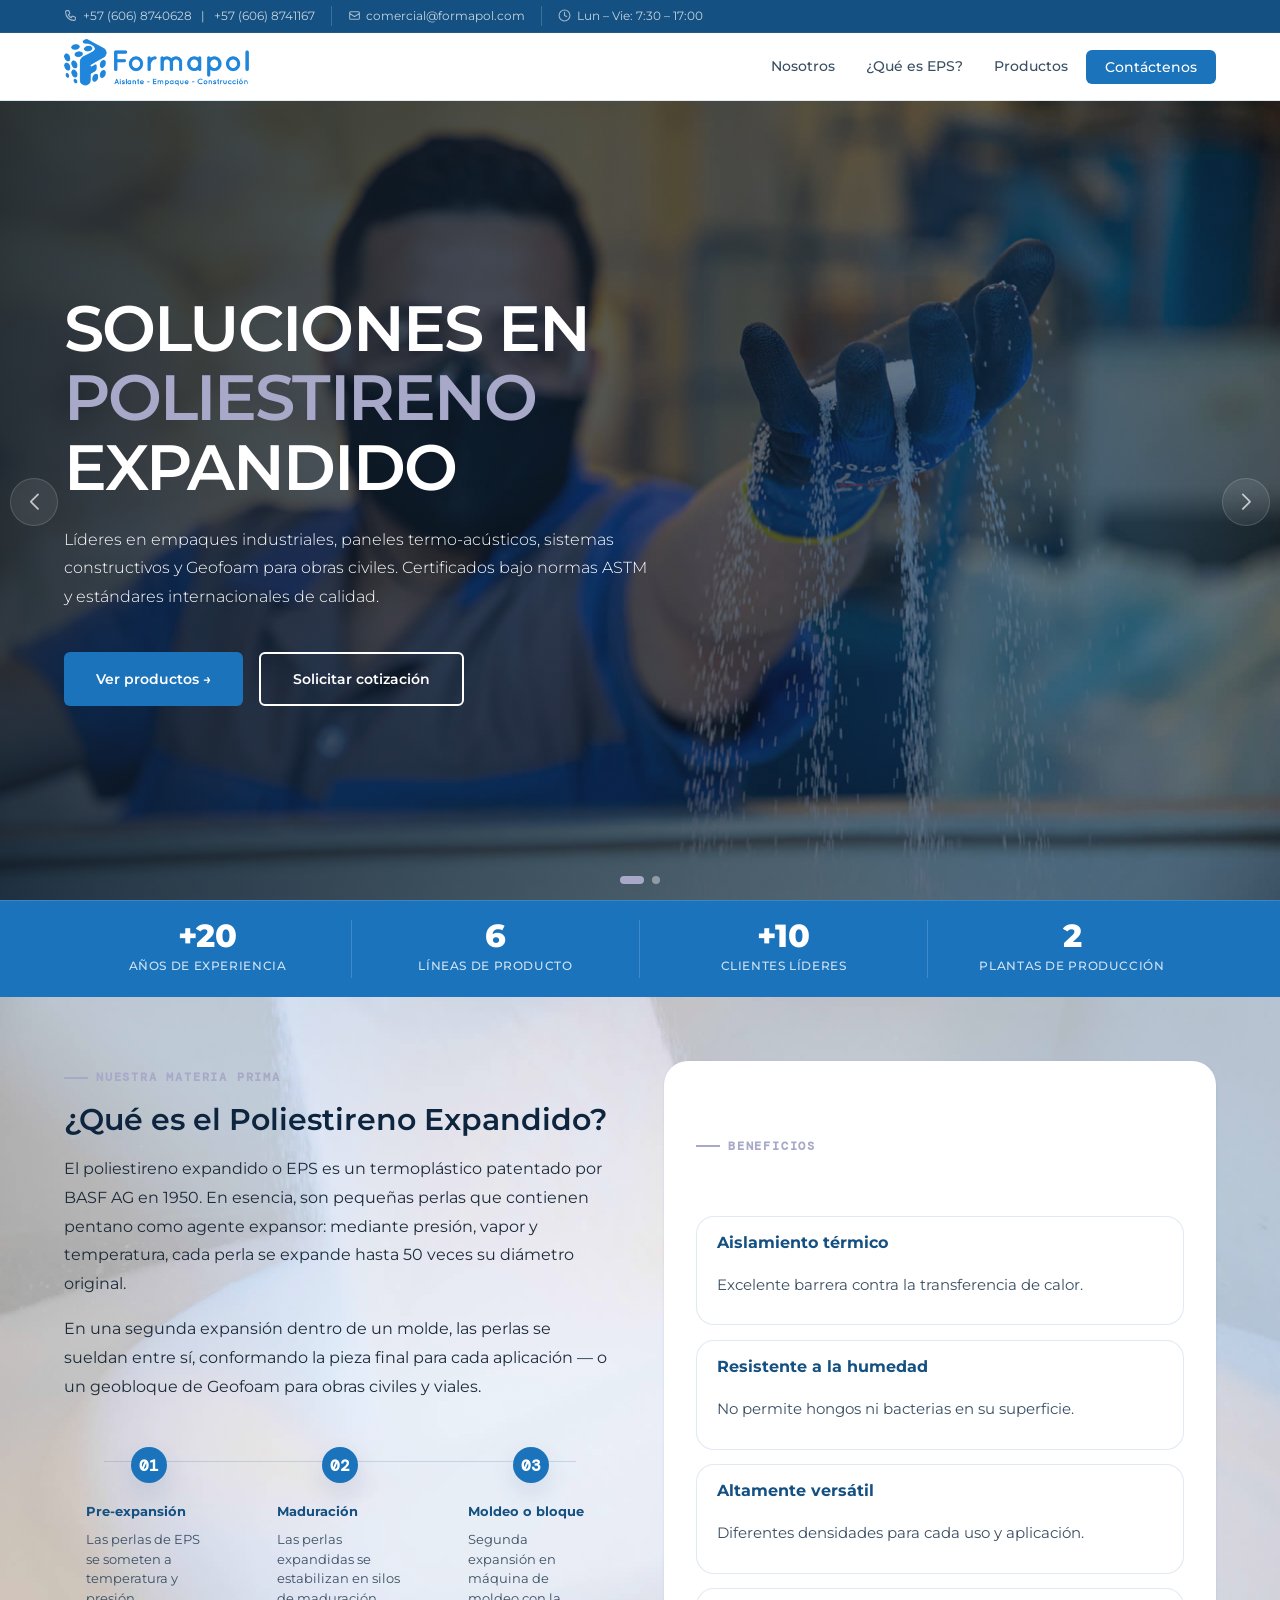
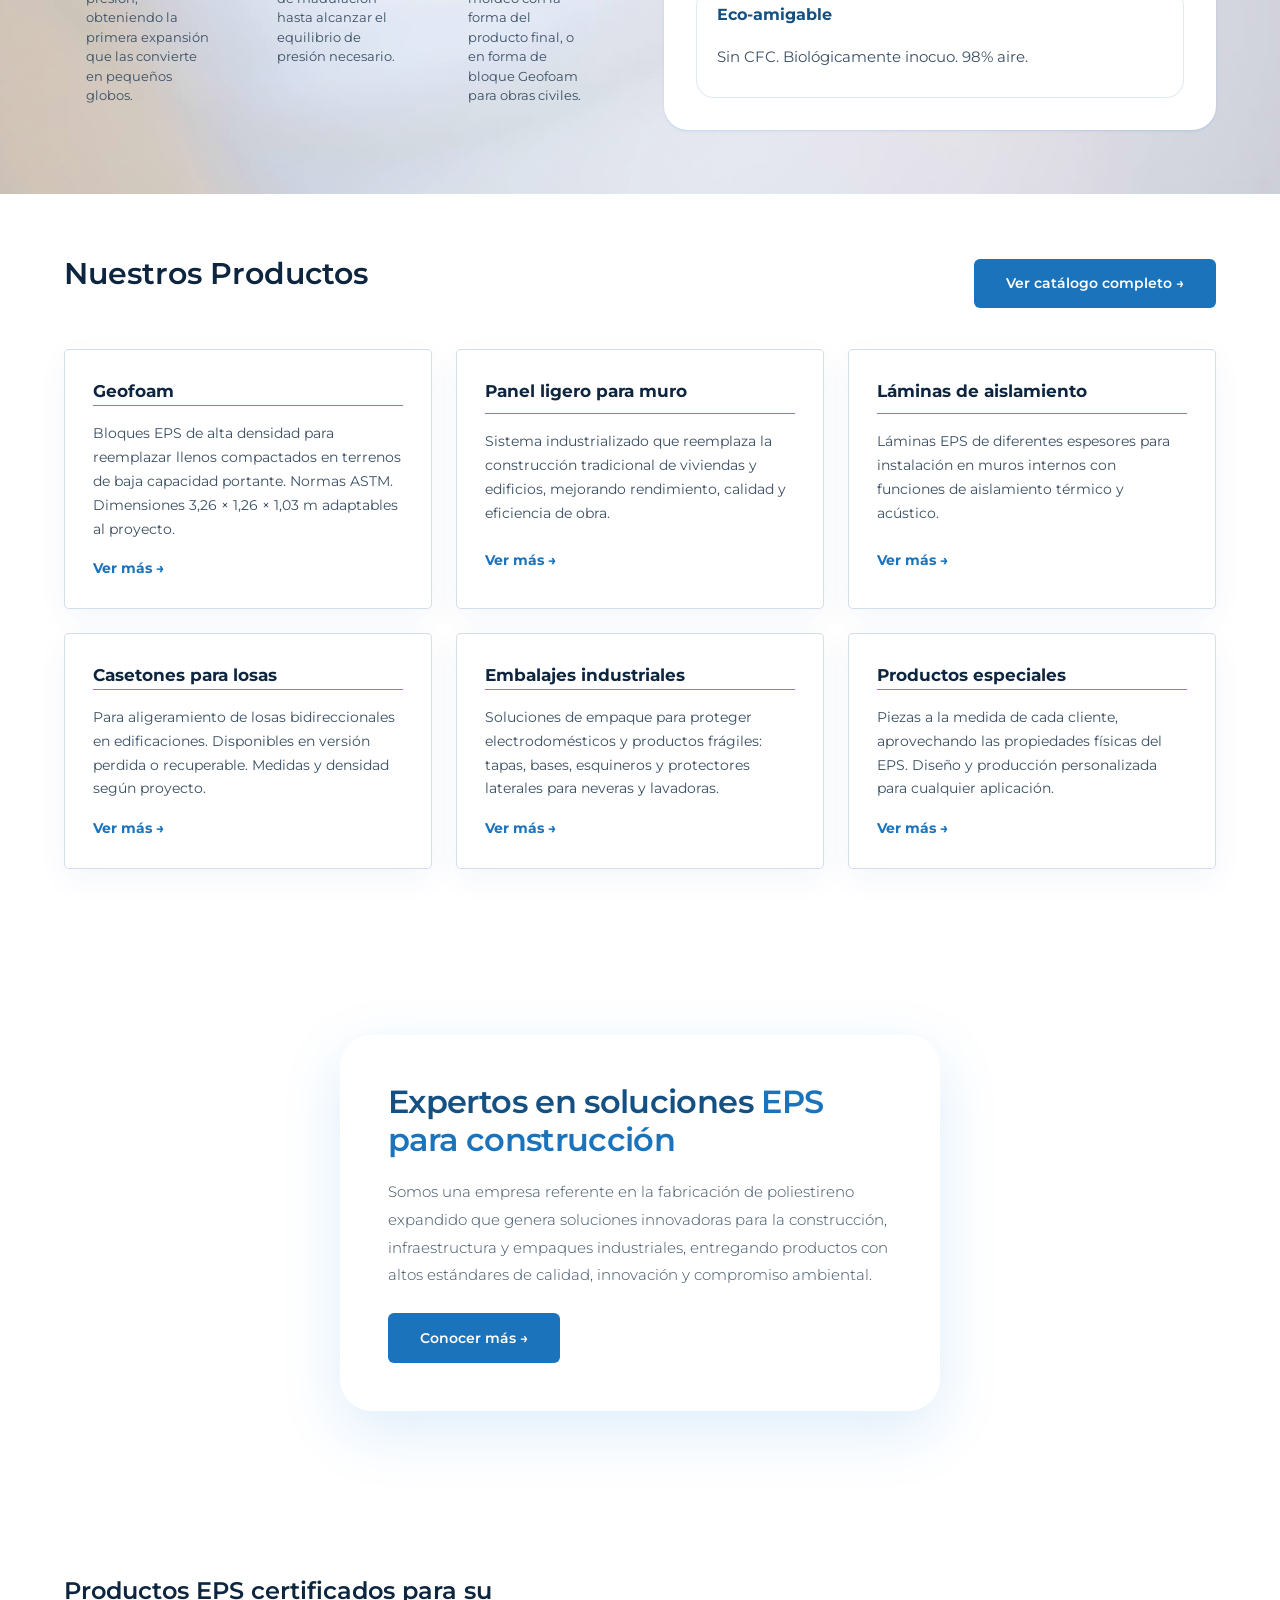
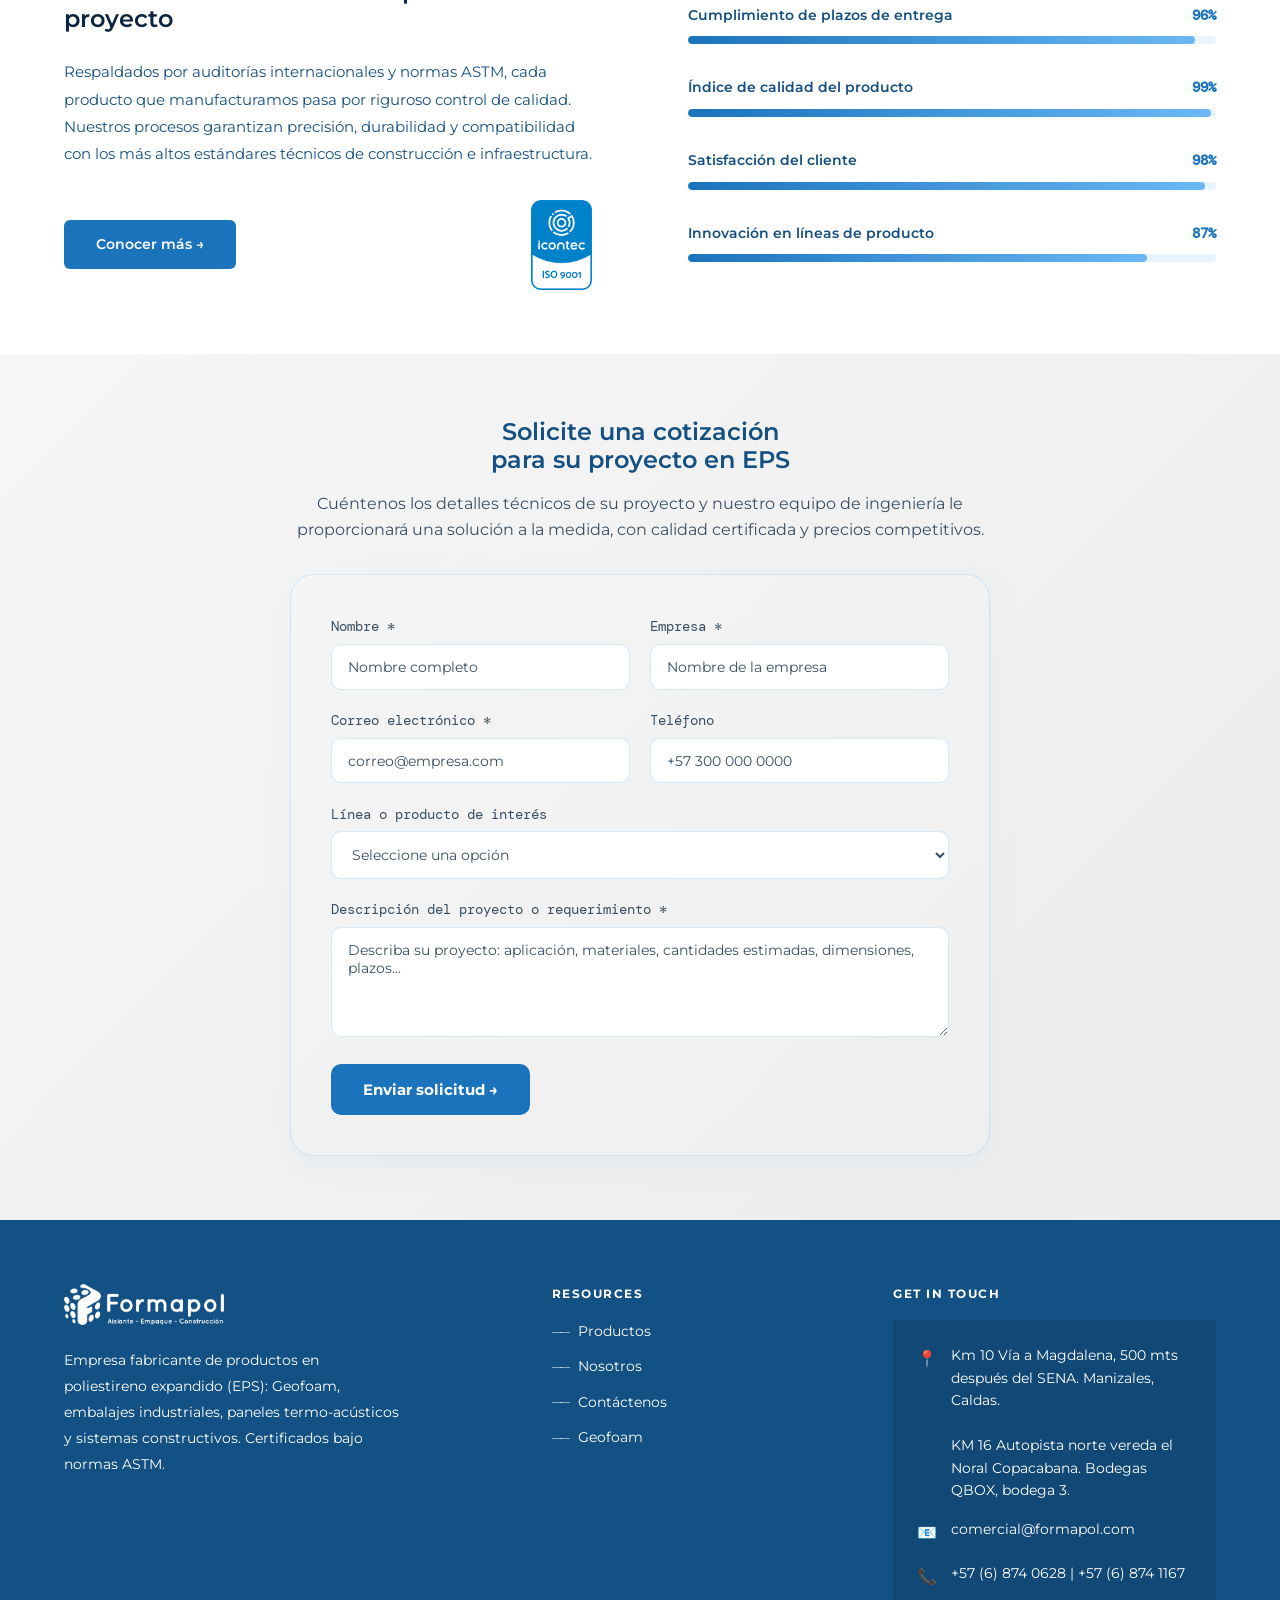
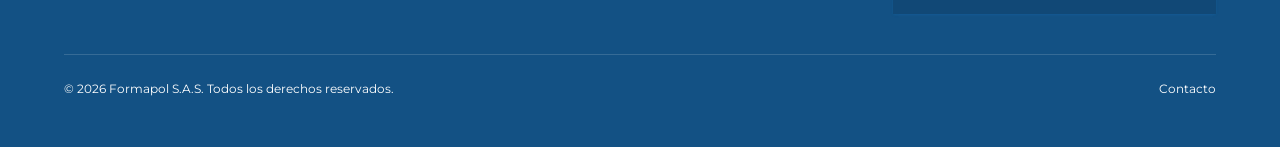
<file: index.html>
<!DOCTYPE html>
<html lang="es">
<head>
   <link rel="icon" type="image/png" sizes="32x32" href="images/favicon.ico">
  <link rel="shortcut icon" href="images/favicon.ico" type="image/x-icon">
  <link rel="apple-touch-icon" sizes="180x180" href="images/favicon.ico">
  <meta charset="UTF-8" />
  <meta name="viewport" content="width=device-width, initial-scale=1.0" />
  <title>Formapol S.A.S. – Poliestireno Expandido EPS | Manizales, Colombia</title>
  <meta name="description" content="Formapol S.A.S. fabrica productos de poliestireno expandido (EPS): Geofoam, embalajes industriales, paneles termo-acústicos y sistemas constructivos. Certificados bajo normas ASTM." />
  <meta name="keywords" content="poliestireno expandido, EPS, Geofoam, embalajes industriales, Manizales, Colombia, panel termoacústico, casetones, aislamiento térmico" />
  <meta property="og:title" content="Formapol S.A.S. – Soluciones en EPS" />
  <meta property="og:description" content="Líderes en empaques industriales, paneles termo-acústicos y sistemas constructivos en EPS. Certificados y con presencia en toda Colombia." />
  <meta property="og:type" content="website" />
  <link rel="canonical" href="https://www.formapol.com/" />

  <link rel="preconnect" href="https://fonts.googleapis.com" />
  <link rel="preconnect" href="https://fonts.gstatic.com" crossorigin />
  <link href="https://fonts.googleapis.com/css2?family=Montserrat:wght@300;400;500;600&family=DM+Mono:wght@400;500&display=swap" rel="stylesheet" />
  <link rel="stylesheet" href="shared.css" />
  <link rel="stylesheet" href="https://cdn.jsdelivr.net/npm/swiper@11/swiper-bundle.min.css" />
  <link rel="stylesheet" href="css/index.css" />
  <script src="components.js"></script>
</head>
<body>

<site-nav></site-nav>

<!-- ══════════════════════ HERO SLIDER ══════════════════════ -->
<section class="hero-slider-section" id="inicio">

  <div class="swiper hero-swiper">
    <div class="swiper-wrapper">

      <!-- Slide 1 -->
      <div class="swiper-slide hero-slide slide-1">
        <div class="slide-content">
          <h1 class="hero-title">
            Soluciones en<br>
            <em>Poliestireno</em><br>
            Expandido
          </h1>
          <p class="hero-subtitle">
            Líderes en empaques industriales, paneles termo-acústicos, sistemas constructivos y Geofoam para obras civiles. Certificados bajo normas ASTM y estándares internacionales de calidad.
          </p>
          <div class="hero-actions">
            <a href="#productos" class="btn-primary">Ver productos →</a>
            <a href="#contacto" class="btn-secondary">Solicitar cotización</a>
          </div>
        </div>
      </div>

      <!-- Slide 2 -->
      <div class="swiper-slide hero-slide slide-2">
        <div class="slide-content">
          <h1 class="hero-title">
            Geofoam y<br>
            <em>Sistemas Constructivos</em><br>
            Avanzados
          </h1>
          <p class="hero-subtitle">
            Reemplazamos llenos compactados en terrenos de baja capacidad portante con bloques EPS de alta densidad. Paneles ligeros para muros y casetones para losas que mejoran eficiencia y calidad en la construcción.
          </p>
          <div class="hero-actions">
            <a href="productos.html#geofoam" class="btn-primary">Ver Geofoam →</a>
            <a href="#obras" class="btn-secondary">Nuestras obras</a>
          </div>
        </div>
      </div>

    </div>
    <!-- Arrows -->
    <div class="swiper-button-prev"></div>
    <div class="swiper-button-next"></div>
    <!-- Dots -->
    <div class="swiper-pagination"></div>
  </div>
</section>

<!-- ── STATS BAR ── -->
<div class="stats-bar">
  <div class="stat-item">
    <span class="stat-num">+20</span>
    <span class="stat-label">Años de experiencia</span>
  </div>
  <div class="stat-item">
    <span class="stat-num">6</span>
    <span class="stat-label">Líneas de producto</span>
  </div>
  <div class="stat-item">
    <span class="stat-num">+10</span>
    <span class="stat-label">Clientes líderes</span>
  </div>
  <div class="stat-item">
    <span class="stat-num">2</span>
    <span class="stat-label">Plantas de producción</span>
  </div>
</div>

<!-- ── QUÉ ES EPS (FONDO BLANCO) ── -->
<section class="eps-section" id="eps">
  <div class="eps-text">
    <span class="section-tag">Nuestra materia prima</span>
    <h2 class="section-title">¿Qué es el Poliestireno Expandido?</h2>
    <p>El poliestireno expandido o EPS es un termoplástico patentado por BASF AG en 1950. En esencia, son pequeñas perlas que contienen pentano como agente expansor: mediante presión, vapor y temperatura, cada perla se expande hasta 50 veces su diámetro original.</p>
    <p>En una segunda expansión dentro de un molde, las perlas se sueldan entre sí, conformando la pieza final para cada aplicación — o un geobloque de Geofoam para obras civiles y viales.</p>

    <div class="eps-small-steps">
      <div class="eps-step">
        <span class="eps-step-num">01</span>
        <div class="eps-step-copy">
          <h4>Pre-expansión</h4>
          <p>Las perlas de EPS se someten a temperatura y presión, obteniendo la primera expansión que las convierte en pequeños globos.</p>
        </div>
      </div>
      <div class="eps-step">
        <span class="eps-step-num">02</span>
        <div class="eps-step-copy">
          <h4>Maduración</h4>
          <p>Las perlas expandidas se estabilizan en silos de maduración hasta alcanzar el equilibrio de presión necesario.</p>
        </div>
      </div>
      <div class="eps-step">
        <span class="eps-step-num">03</span>
        <div class="eps-step-copy">
          <h4>Moldeo o bloque</h4>
          <p>Segunda expansión en máquina de moldeo con la forma del producto final, o en forma de bloque Geofoam para obras civiles.</p>
        </div>
      </div>
    </div>
  </div>

  <div class="eps-process">
    <span class="section-tag">Beneficios</span>
    <div class="eps-benefits">
      <div class="eps-benefit">
        <h4>Aislamiento térmico</h4>
        <p>Excelente barrera contra la transferencia de calor.</p>
      </div>
      <div class="eps-benefit">
        <h4>Resistente a la humedad</h4>
        <p>No permite hongos ni bacterias en su superficie.</p>
      </div>
      <div class="eps-benefit">
        <h4>Altamente versátil</h4>
        <p>Diferentes densidades para cada uso y aplicación.</p>
      </div>
      <div class="eps-benefit">
        <h4>Eco-amigable</h4>
        <p>Sin CFC. Biológicamente inocuo. 98% aire.</p>
      </div>
    </div>
  </div>
</section>

<!-- ── PRODUCTOS (FONDO GRIS CLARO) ── -->
<section class="products-section" id="productos">
  <div class="products-header">
    <div>
      <h2 class="section-title">Nuestros Productos</h2>
    </div>
    <a href="productos.html" class="btn-primary">Ver catálogo completo →</a>
  </div>

  <div class="products-grid">
    <a href="productos.html#geofoam" class="product-card">
      <div class="product-card-icon">🛣️</div>
      <h3>Geofoam</h3>
      <p>Bloques EPS de alta densidad para reemplazar llenos compactados en terrenos de baja capacidad portante. Normas ASTM. Dimensiones 3,26 × 1,26 × 1,03 m adaptables al proyecto.</p>
      <span class="product-card-link">Ver más →</span>
    </a>

    <a href="productos.html#panel-muro" class="product-card">
      <div class="product-card-icon">🏠</div>
      <h3>Panel ligero para muro</h3>
      <p>Sistema industrializado que reemplaza la construcción tradicional de viviendas y edificios, mejorando rendimiento, calidad y eficiencia de obra.</p>
      <span class="product-card-link">Ver más →</span>
    </a>

    <a href="productos.html#laminas" class="product-card">
      <div class="product-card-icon">🧱</div>
      <h3>Láminas de aislamiento</h3>
      <p>Láminas EPS de diferentes espesores para instalación en muros internos con funciones de aislamiento térmico y acústico.</p>
      <span class="product-card-link">Ver más →</span>
    </a>

    <a href="productos.html#casetones" class="product-card">
      <div class="product-card-icon">⬜</div>
      <h3>Casetones para losas</h3>
      <p>Para aligeramiento de losas bidireccionales en edificaciones. Disponibles en versión perdida o recuperable. Medidas y densidad según proyecto.</p>
      <span class="product-card-link">Ver más →</span>
    </a>

    <a href="productos.html#embalajes" class="product-card">
      <div class="product-card-icon">📦</div>
      <h3>Embalajes industriales</h3>
      <p>Soluciones de empaque para proteger electrodomésticos y productos frágiles: tapas, bases, esquineros y protectores laterales para neveras y lavadoras.</p>
      <span class="product-card-link">Ver más →</span>
    </a>

    <a href="productos.html#especiales" class="product-card">
      <div class="product-card-icon">⚙️</div>
      <h3>Productos especiales</h3>
      <p>Piezas a la medida de cada cliente, aprovechando las propiedades físicas del EPS. Diseño y producción personalizada para cualquier aplicación.</p>
      <span class="product-card-link">Ver más →</span>
    </a>
  </div>
</section>


<!-- ── CLIENTES (FONDO OSCURO) ── -->
<!--<section class="clients-section" id="clientes">
  <span class="section-tag">Confían en nosotros</span>
  <h2 class="section-title section-title-white">Nuestros Clientes</h2>
  <p>Empresas líderes de los sectores electrodomésticos, construcción y turismo respaldan nuestra calidad.</p>
  <div class="clients-grid">
    <div class="client-chip">Mabe</div>
    <div class="client-chip">Industrias Haceb</div>
    <div class="client-chip">Haceb Whirlpool Industrial</div>
    <div class="client-chip">Challenger</div>
    <div class="client-chip">Constructora CSS</div>
    <div class="client-chip">Termales El Otoño</div>
    <div class="client-chip">Corev</div>
    <div class="client-chip">Deacivil</div>
    <div class="client-chip">Terraceo</div>
    <div class="client-chip">Inducascos</div>
  </div>
</section>-->

<!-- ── OBRAS (FONDO BLANCO) ── -->
<!--<section class="obras-section" id="obras">
  <span class="section-tag">Proyectos realizados</span>
  <h2 class="section-title">Nuestras Obras</h2>

  <div class="obras-grid">
    <div class="obra-card">
      <div class="obra-img">🌉</div>
      <div class="obra-info">
        <h4>Viaducto San Marcel</h4>
        <span>Manizales, Caldas</span>
      </div>
    </div>
    <div class="obra-card">
      <div class="obra-img">♨️</div>
      <div class="obra-info">
        <h4>Hotel Termales El Otoño</h4>
        <span>Manizales, Caldas</span>
      </div>
    </div>
    <div class="obra-card">
      <div class="obra-img">🏡</div>
      <div class="obra-info">
        <h4>Casa Campestre</h4>
        <span>Palestina, Caldas</span>
      </div>
    </div>
    <div class="obra-card">
      <div class="obra-img">🛍️</div>
      <div class="obra-info">
        <h4>Nao Fun Shopping</h4>
        <span>Cartagena, Bolívar</span>
      </div>
    </div>
    <div class="obra-card">
      <div class="obra-img">🏬</div>
      <div class="obra-info">
        <h4>Unicentro Yopal</h4>
        <span>Yopal, Casanare</span>
      </div>
    </div>
  </div>
</section>-->

<!-- ── NOSOTROS + ACORDEÓN (FONDO GRIS CLARO) ── -->
<!--<section class="nosotros-section" id="nosotros">
  <div class="nosotros-intro">
    <span class="section-tag">Quiénes somos</span>
    <h2 class="section-title">Experiencia<br>y Calidad<br>Certificada</h2>
    <p>Somos líderes en la línea de empaques industriales, paneles termo-acústicos, láminas para la construcción y otras aplicaciones. Los productos de Formapol son certificados y producidos bajo las más estrictas normas de calidad, con excelente equipo humano, infraestructura y tecnología.</p>
    <a href="nosotros.html" class="btn-primary" style="display:inline-flex;margin-top:2rem;">Conocer más →</a>
  </div>

  <div class="nosotros-pillars">
    <div class="pillar open">
      <div class="pillar-header" onclick="togglePillar(this)">
        <h3>Equipo humano</h3>
        <span class="pillar-toggle">+</span>
      </div>
      <div class="pillar-body">
        <p>Contamos con personal competente, con amplia experiencia y formación continua, respondiendo efectivamente a los retos del mercado y potencializando el desarrollo organizacional.</p>
      </div>
    </div>
    <div class="pillar">
      <div class="pillar-header" onclick="togglePillar(this)">
        <h3>Sistema de gestión</h3>
        <span class="pillar-toggle">+</span>
      </div>
      <div class="pillar-body">
        <p>Comprometidos con la satisfacción de nuestros clientes y con la protección y promoción de la seguridad y salud de las personas en la organización, con orientación a la mejora continua.</p>
      </div>
    </div>
    <div class="pillar">
      <div class="pillar-header" onclick="togglePillar(this)">
        <h3>Compromiso social</h3>
        <span class="pillar-toggle">+</span>
      </div>
      <div class="pillar-body">
        <p>Cumplimiento de la normatividad legal vigente, desarrollo de competencias del personal y apoyo a causas sociales que mejoran la calidad de vida de nuestros colaboradores.</p>
      </div>
    </div>
    <div class="pillar">
      <div class="pillar-header" onclick="togglePillar(this)">
        <h3>Tecnología e infraestructura</h3>
        <span class="pillar-toggle">+</span>
      </div>
      <div class="pillar-body">
        <p>Dos plantas de producción equipadas con maquinaria de última generación para garantizar la calidad y capacidad de respuesta que nuestros clientes necesitan.</p>
      </div>
    </div>
  </div>
</section>-->

<!-- ══════════════════════ Experticia ══════════════════════ -->
<section class="two-blocks-section" id="empresa">
  <div class="two-blocks-card">
    <h2 class="section-title">Expertos en soluciones <strong>EPS para construcción</strong></h2>
    <p class="empresa-lead">Somos una empresa referente en la fabricación de poliestireno expandido que genera soluciones innovadoras para la construcción, infraestructura y empaques industriales, entregando productos con altos estándares de calidad, innovación y compromiso ambiental.</p>
    <a href="nosotros.html" class="btn-primary">Conocer más →</a>
  </div>
</section>

<!-- ══════════════════════ Calidad ══════════════════════ -->
<section class="quality-section">
   <div class="quality-grid">
    <div class="quality-left">
      <h2>Productos EPS certificados para su proyecto</h2>
      <p>Respaldados por auditorías internacionales y normas ASTM, cada producto que manufacturamos pasa por riguroso control de calidad. Nuestros procesos garantizan precisión, durabilidad y compatibilidad con los más altos estándares técnicos de construcción e infraestructura.</p>
      <div class="quality-image">
        <a href="nosotros.html" class="btn-primary">Conocer más →</a>
        <img src="images/Logo-Icontec.png" alt="ISO 9001:2015" class="iso-badge" />
      </div>
    </div>
    <div class="progress-list">
      <div class="progress-item">
        <div class="progress-top">
          <span class="progress-name">Cumplimiento de plazos de entrega</span>
          <span class="progress-pct">96%</span>
        </div>
        <div class="progress-track"><div class="progress-bar" data-width="96"></div></div>
      </div>
      <div class="progress-item">
        <div class="progress-top">
          <span class="progress-name">Índice de calidad del producto</span>
          <span class="progress-pct">99%</span>
        </div>
        <div class="progress-track"><div class="progress-bar" data-width="99"></div></div>
      </div>
      <div class="progress-item">
        <div class="progress-top">
          <span class="progress-name">Satisfacción del cliente</span>
          <span class="progress-pct">98%</span>
        </div>
        <div class="progress-track"><div class="progress-bar" data-width="98"></div></div>
      </div>
      <div class="progress-item">
        <div class="progress-top">
          <span class="progress-name">Innovación en líneas de producto</span>
          <span class="progress-pct">87%</span>
        </div>
        <div class="progress-track"><div class="progress-bar" data-width="87"></div></div>
      </div>
    </div>
  </div>
</section>

<!-- ── TESTIMONIOS (FONDO BLANCO) ── -->
<!--<section class="testimonials-section">
  <span class="section-tag" style="justify-content:center;">Lo que dicen</span>
  <h2 class="section-title">Nuestros Clientes<br>Opinan</h2>
  <div class="testimonials-grid">
    <div class="testimonial-card">
      <p class="testimonial-text">Formapol nos ha acompañado en varios proyectos de construcción con soluciones en EPS de excelente calidad. Su equipo técnico ofrece asesoría oportuna y cumple con los tiempos de entrega.</p>
      <div class="testimonial-author">
        <div class="testimonial-avatar">CS</div>
        <div>
          <div class="testimonial-name">Constructora CSS</div>
          <div class="testimonial-company">Sector construcción</div>
        </div>
      </div>
    </div>
    <div class="testimonial-card">
      <p class="testimonial-text">Los embalajes industriales de Formapol cumplen perfectamente con nuestras especificaciones técnicas. La relación calidad-precio es muy competitiva y el servicio posventa es excepcional.</p>
      <div class="testimonial-author">
        <div class="testimonial-avatar">IH</div>
        <div>
          <div class="testimonial-name">Industrias Haceb</div>
          <div class="testimonial-company">Sector electrodomésticos</div>
        </div>
      </div>
    </div>
    <div class="testimonial-card">
      <p class="testimonial-text">El Geofoam de Formapol fue determinante en nuestro proyecto vial. La solución técnica propuesta resolvió los desafíos del terreno de manera eficiente y con resultados sobresalientes.</p>
      <div class="testimonial-author">
        <div class="testimonial-avatar">DC</div>
        <div>
          <div class="testimonial-name">Deacivil</div>
          <div class="testimonial-company">Ingeniería civil</div>
        </div>
      </div>
    </div>
  </div>
</section>-->

<!-- ══════════════════════ COTIZACION ══════════════════════ -->
<section class="cta-parallax" id="contacto">
  <div class="cta-parallax-inner">
    <h2>Solicite una cotización<br>para su proyecto en EPS</h2>
    <p>Cuéntenos los detalles técnicos de su proyecto y nuestro equipo de ingeniería le proporcionará una solución a la medida, con calidad certificada y precios competitivos.</p>
    <div class="formulario">
      <form class="cta-form" id="ctaForm" action="enviar.php" method="POST" novalidate>
        <input type="hidden" name="origen" value="home">
        <div class="cta-form-row">
          <div class="cta-form-group">
            <label for="cf-nombre">Nombre *</label>
            <input type="text" id="cf-nombre" name="nombre" placeholder="Nombre completo" required />
          </div>
          <div class="cta-form-group">
            <label for="cf-empresa">Empresa *</label>
            <input type="text" id="cf-empresa" name="empresa" placeholder="Nombre de la empresa" required />
          </div>
        </div>
        <div class="cta-form-row">
          <div class="cta-form-group">
            <label for="cf-email">Correo electrónico *</label>
            <input type="email" id="cf-email" name="email" placeholder="correo@empresa.com" required />
          </div>
          <div class="cta-form-group">
            <label for="cf-telefono">Teléfono</label>
            <input type="tel" id="cf-telefono" name="telefono" placeholder="+57 300 000 0000" />
          </div>
        </div>
        <div class="cta-form-group">
          <label for="cf-producto">Línea o producto de interés</label>
          <select id="cf-producto" name="producto">
            <option value="">Seleccione una opción</option>
            <option value="Geofoam">Geofoam</option>
            <option value="Panel muro">Panel ligero para muro</option>
            <option value="Laminas aislamiento">Láminas de aislamiento</option>
            <option value="Casetones">Casetones para losas</option>
            <option value="Embalajes">Embalajes industriales</option>
            <option value="Productos especiales">Productos especiales</option>
            <option value="Otro">Otro / No sé todavía</option>
          </select>
        </div>
        <div class="cta-form-group">
          <label for="cf-mensaje">Descripción del proyecto o requerimiento *</label>
          <textarea id="cf-mensaje" name="mensaje" placeholder="Describa su proyecto: aplicación, materiales, cantidades estimadas, dimensiones, plazos..." required></textarea>
        </div>
        <button type="submit" class="cta-form-btn" id="ctaSubmitBtn">Enviar solicitud →</button>
        <div id="ctaFormMsg" style="display:none;padding:0.85rem 1rem;border-radius:var(--radius);font-size:0.88rem;text-align:center;"></div>
      </form>
    </div>
  </div>
</section>

<site-footer></site-footer>

<script src="https://cdn.jsdelivr.net/npm/swiper@11/swiper-bundle.min.js"></script>
<script src="components.js"></script>
<script>
  /* ── Hero Slider ── */
  new Swiper('.hero-swiper', {
    loop: true,
    autoplay: { delay: 5500, disableOnInteraction: false },
    speed: 800,
    effect: 'fade',
    fadeEffect: { crossFade: true },
    pagination: { el: '.swiper-pagination', clickable: true },
    navigation: { nextEl: '.swiper-button-next', prevEl: '.swiper-button-prev' },
  });

  /* ── Progress bars ── */
  const progressObserver = new IntersectionObserver((entries) => {
    entries.forEach(entry => {
      if (entry.isIntersecting) {
        const bars = entry.target.querySelectorAll('.progress-bar');
        bars.forEach(bar => {
          bar.style.width = bar.dataset.width + '%';
        });
        progressObserver.unobserve(entry.target);
      }
    });
  }, { threshold: 0.3 });

  const qualitySection = document.querySelector('.quality-section');
  if (qualitySection) progressObserver.observe(qualitySection);

  /* ── Mensaje estado formulario CTA ── */
  (function() {
    const params = new URLSearchParams(window.location.search);
    const estado = params.get('estado');
    const msg    = document.getElementById('ctaFormMsg');
    if (!estado || !msg) return;
    if (estado === 'ok') {
      msg.style.display = 'block';
      msg.style.background = 'rgba(107,245,154,0.15)';
      msg.style.border = '1px solid rgba(107,245,154,0.35)';
      msg.style.color = '#6bf59a';
      msg.textContent = '✓ Su solicitud fue enviada con éxito. Le contactaremos pronto.';
      document.getElementById('ctaForm').reset();
    } else if (estado === 'error') {
      msg.style.display = 'block';
      msg.style.background = 'rgba(245,107,107,0.15)';
      msg.style.border = '1px solid rgba(245,107,107,0.35)';
      msg.style.color = '#f56b6b';
      msg.textContent = params.get('msg') || 'Ocurrió un error al enviar. Intente de nuevo.';
    }
    const formulario = document.querySelector('.formulario');
    if (formulario) formulario.scrollIntoView({ behavior: 'smooth', block: 'center' });
    history.replaceState(null, '', window.location.pathname);
  })();
</script>

</body>
</html>
</file>
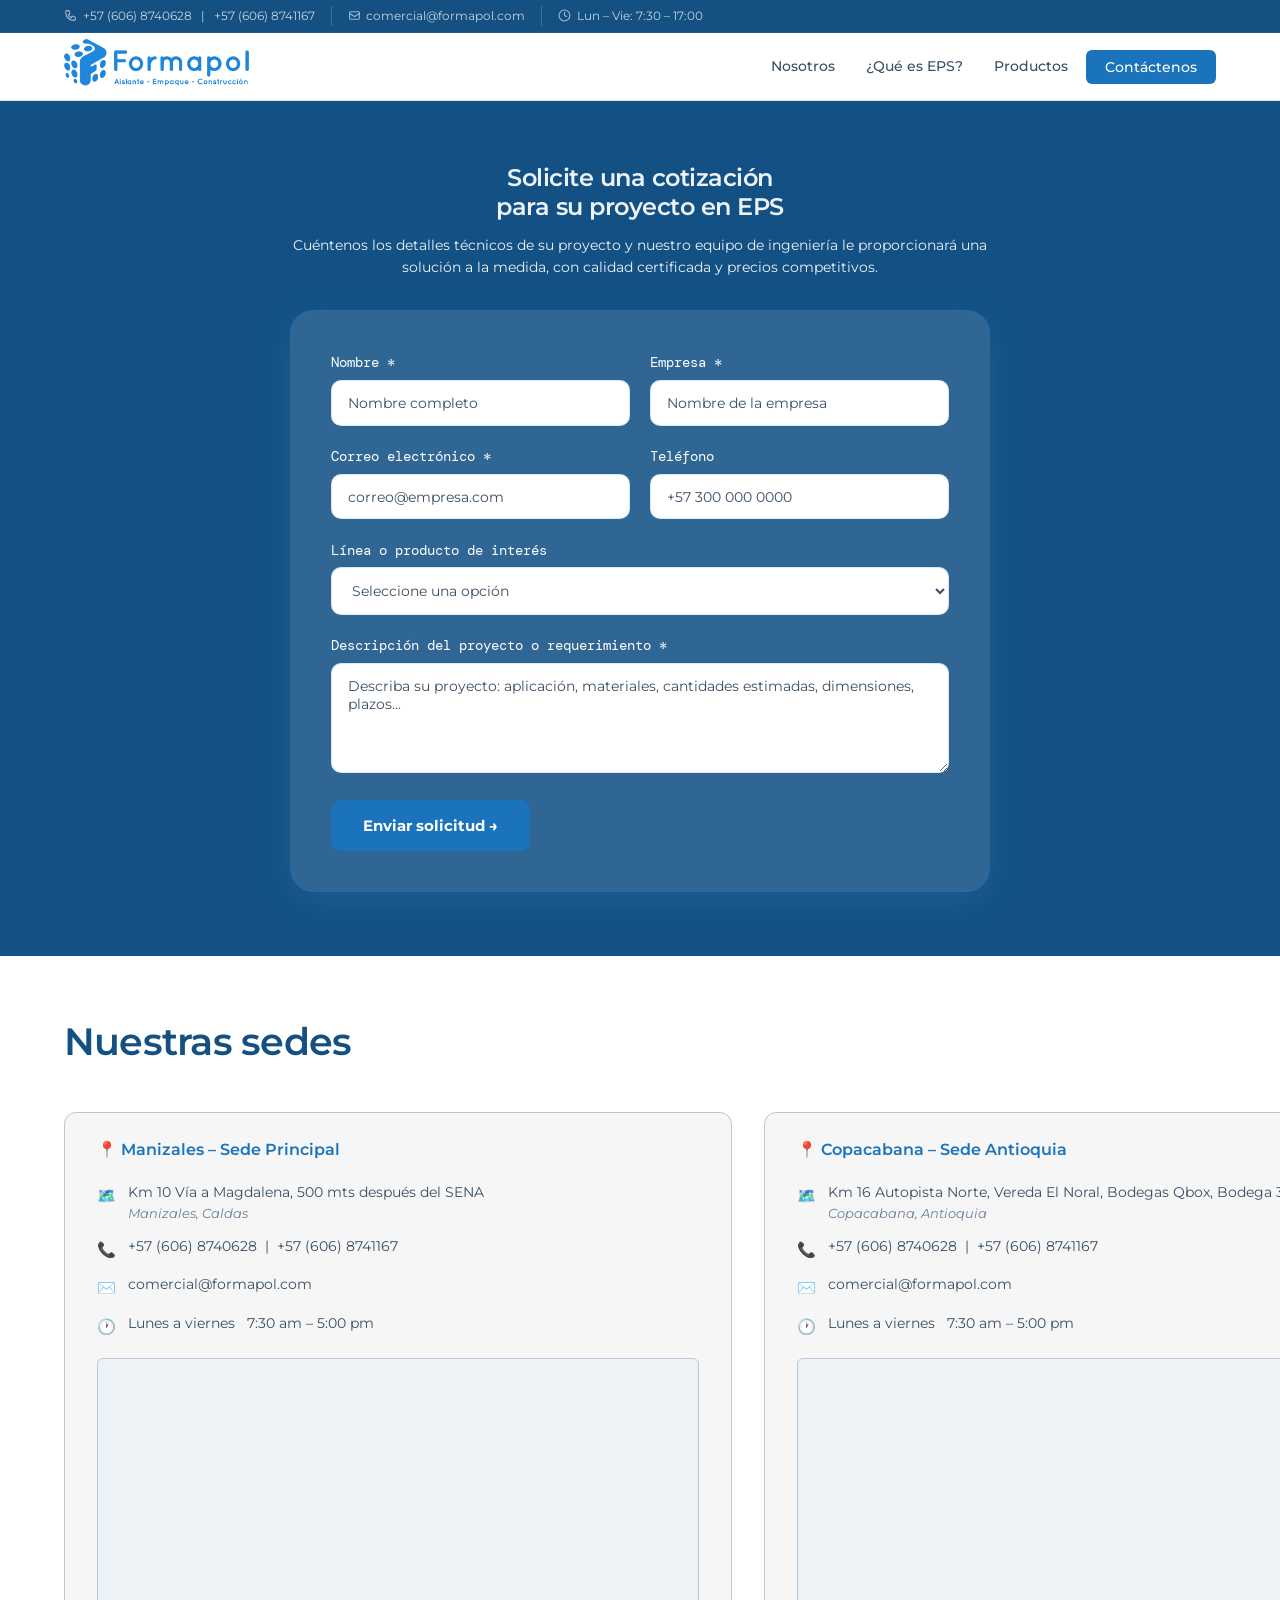
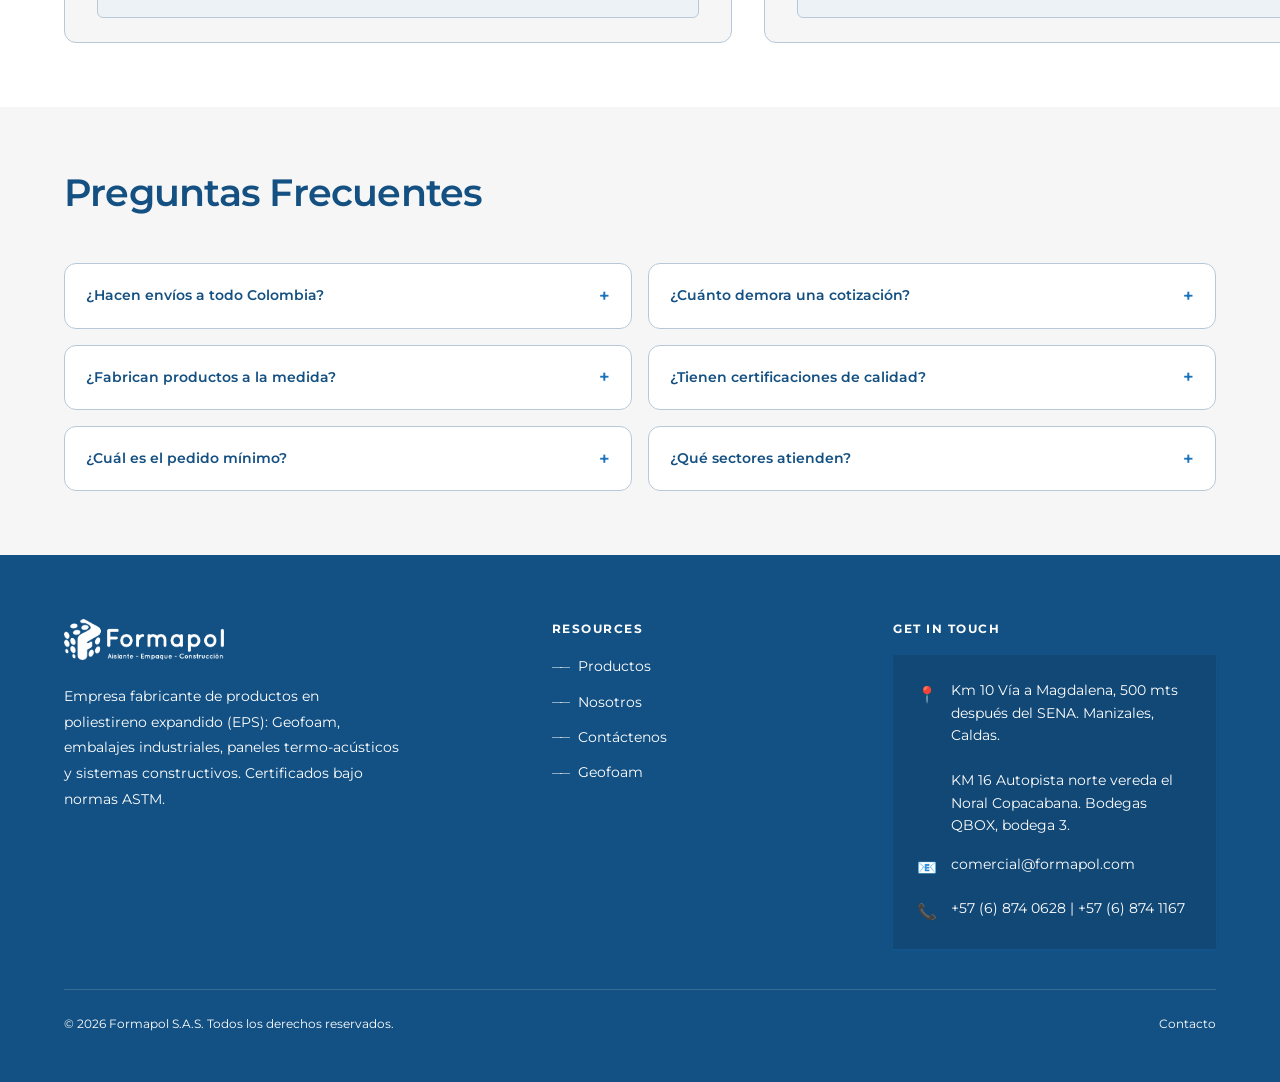
<file: contacto.html>
<!DOCTYPE html>
<html lang="es">
<head>
  <link rel="icon" type="image/png" sizes="32x32" href="images/favicon.ico">
  <link rel="shortcut icon" href="images/favicon.ico" type="image/x-icon">
  <link rel="apple-touch-icon" sizes="180x180" href="images/favicon.ico">
  <meta charset="UTF-8" />
  <meta name="viewport" content="width=device-width, initial-scale=1.0" />
  <title>Contáctenos – Formapol S.A.S. | Manizales y Copacabana</title>
  <meta name="description" content="Contáctese con Formapol S.A.S. para cotizaciones de EPS, Geofoam, embalajes y sistemas constructivos. Sede Manizales: (6) 874 0628 · comercial@formapol.com" />
  <link rel="canonical" href="https://www.formapol.com/contacto.html" />
  <link rel="preconnect" href="https://fonts.googleapis.com" />
  <link rel="preconnect" href="https://fonts.gstatic.com" crossorigin />
  <link href="https://fonts.googleapis.com/css2?family=Montserrat:wght@300;400;500;600&family=DM+Mono:wght@400;500&display=swap" rel="stylesheet" />
  <link rel="stylesheet" href="shared.css" />
  <link rel="stylesheet" href="css/contacto.css" />
  <script src="components.js"></script>
</head>
<body>

<site-nav></site-nav>

<!-- FORMULARIO -->
<section class="cta-section" id="cotizacion">
  <h2>Solicite una cotización<br>para su proyecto en EPS</h2>
  <p>Cuéntenos los detalles técnicos de su proyecto y nuestro equipo de ingeniería le proporcionará una solución a la medida, con calidad certificada y precios competitivos.</p>
  <form class="cta-form" id="ctaForm" action="enviar.php" method="POST" novalidate>
    <input type="hidden" name="origen" value="contacto">
    <div class="cta-form-row">
      <div class="cta-form-group">
        <label for="cf-nombre">Nombre *</label>
        <input type="text" id="cf-nombre" name="nombre" placeholder="Nombre completo" required />
      </div>
      <div class="cta-form-group">
        <label for="cf-empresa">Empresa *</label>
        <input type="text" id="cf-empresa" name="empresa" placeholder="Nombre de la empresa" required />
      </div>
    </div>
    <div class="cta-form-row">
      <div class="cta-form-group">
        <label for="cf-email">Correo electrónico *</label>
        <input type="email" id="cf-email" name="email" placeholder="correo@empresa.com" required />
      </div>
      <div class="cta-form-group">
        <label for="cf-telefono">Teléfono</label>
        <input type="tel" id="cf-telefono" name="telefono" placeholder="+57 300 000 0000" />
      </div>
    </div>
    <div class="cta-form-group">
      <label for="cf-producto">Línea o producto de interés</label>
      <select id="cf-producto" name="producto">
        <option value="">Seleccione una opción</option>
        <option value="Geofoam">Geofoam</option>
        <option value="Panel muro">Panel ligero para muro</option>
        <option value="Laminas aislamiento">Láminas de aislamiento</option>
        <option value="Casetones">Casetones para losas</option>
        <option value="Embalajes">Embalajes industriales</option>
        <option value="Productos especiales">Productos especiales</option>
        <option value="Otro">Otro / No sé todavía</option>
      </select>
    </div>
    <div class="cta-form-group">
      <label for="cf-mensaje">Descripción del proyecto o requerimiento *</label>
      <textarea id="cf-mensaje" name="mensaje" placeholder="Describa su proyecto: aplicación, materiales, cantidades estimadas, dimensiones, plazos..." required></textarea>
    </div>
    <button type="submit" class="cta-form-btn" id="ctaSubmitBtn">Enviar solicitud →</button>
    <div id="ctaFormMsg" style="display:none;padding:0.85rem 1rem;border-radius:var(--radius);font-size:0.88rem;text-align:center;"></div>
  </form>
</section>

<!-- UBICACIÓN -->
<section class="ubicacion-section" id="ubicacion">
  <h2 class="faq-title">Nuestras sedes</h2>
  <div class="ubicacion-grid">

    <div class="ubicacion-card">
      <h3>📍 Manizales – Sede Principal</h3>
      <div class="ubicacion-row">
        <span class="ubicacion-icon">🗺️</span>
        <div class="ubicacion-text">Km 10 Vía a Magdalena, 500 mts después del SENA<br>
          <em style="font-size:0.8rem;color:var(--c-gray-500);">Manizales, Caldas</em>
        </div>
      </div>
      <div class="ubicacion-row">
        <span class="ubicacion-icon">📞</span>
        <div class="ubicacion-text">
          <a href="tel:+576068740628">+57 (606) 8740628</a> &nbsp;|&nbsp;
          <a href="tel:+576068741167">+57 (606) 8741167</a>
        </div>
      </div>
      <div class="ubicacion-row">
        <span class="ubicacion-icon">✉️</span>
        <div class="ubicacion-text"><a href="mailto:comercial@formapol.com">comercial@formapol.com</a></div>
      </div>
      <div class="ubicacion-row">
        <span class="ubicacion-icon">🕐</span>
        <div class="ubicacion-text">Lunes a viernes &nbsp; 7:30 am – 5:00 pm</div>
      </div>
      <div class="map-box">
        <iframe src="https://www.google.com/maps/embed?pb=!4v1776030936928!6m8!1m7!1smJoILb5NEeU68GJ_H3j1YA!2m2!1d5.029920241759371!2d-75.45336450963622!3f324.82658942769217!4f6.777684649344707!5f0.7820865974627469" width="600" height="450" style="border:0;" allowfullscreen="" loading="lazy" referrerpolicy="no-referrer-when-downgrade"></iframe>
      </div>
    </div>

    <div class="ubicacion-card">
      <h3>📍 Copacabana – Sede Antioquia</h3>
      <div class="ubicacion-row">
        <span class="ubicacion-icon">🗺️</span>
        <div class="ubicacion-text">Km 16 Autopista Norte, Vereda El Noral, Bodegas Qbox, Bodega 3<br>
          <em style="font-size:0.8rem;color:var(--c-gray-500);">Copacabana, Antioquia</em>
        </div>
      </div>
      <div class="ubicacion-row">
        <span class="ubicacion-icon">📞</span>
        <div class="ubicacion-text">
          <a href="tel:+576068740628">+57 (606) 8740628</a> &nbsp;|&nbsp;
          <a href="tel:+576068741167">+57 (606) 8741167</a>
        </div>
      </div>
      <div class="ubicacion-row">
        <span class="ubicacion-icon">✉️</span>
        <div class="ubicacion-text"><a href="mailto:comercial@formapol.com">comercial@formapol.com</a></div>
      </div>
      <div class="ubicacion-row">
        <span class="ubicacion-icon">🕐</span>
        <div class="ubicacion-text">Lunes a viernes &nbsp; 7:30 am – 5:00 pm</div>
      </div>
      <div class="map-box">
        <iframe src="https://www.google.com/maps/embed?pb=!4v1776049945224!6m8!1m7!1sBI0AA0xIVuEmPq_G0K5G6w!2m2!1d6.362570204910569!2d-75.49472018359329!3f23.403913!4f0!5f0.7820865974627469" width="600" height="450" style="border:0;" allowfullscreen="" loading="lazy" referrerpolicy="no-referrer-when-downgrade"></iframe>
      </div>
    </div>

  </div>
</section>

<!-- FAQ -->
<section class="faq-section">
  <h2 class="faq-title">Preguntas Frecuentes</h2>
  <div class="faq-grid">
    <div class="faq-item">
      <div class="faq-q">¿Hacen envíos a todo Colombia?</div>
      <div class="faq-a"><p>Sí, despachamos a todo el territorio nacional. Contamos con clientes activos en ciudades varias ciudades de Colombia. El flete varía según el volumen y destino del pedido.</p></div>
    </div>
    <div class="faq-item">
      <div class="faq-q">¿Cuánto demora una cotización?</div>
      <div class="faq-a"><p>Nuestro equipo comercial responde en menos de una semana. Para productos estándar la respuesta puede ser más inmediata; para productos especiales o Geofoam puede requerir análisis técnico adicional.</p></div>
    </div>
    <div class="faq-item">
      <div class="faq-q">¿Fabrican productos a la medida?</div>
      <div class="faq-a"><p>Sí. Tenemos una línea completa de productos especiales donde diseñamos y fabricamos piezas adaptadas a las dimensiones y requerimientos de cada cliente. Cuéntenos su necesidad y le asesoramos.</p></div>
    </div>
    <div class="faq-item">
      <div class="faq-q">¿Tienen certificaciones de calidad?</div>
      <div class="faq-a"><p>Sí. Estamos certificados bajo la norma ISO 9001:2015, lo que garantiza procesos controlados, trazabilidad completa y mejora continua en cada componente que fabricamos.</p></div>
    </div>
    <div class="faq-item">
      <div class="faq-q">¿Cuál es el pedido mínimo?</div>
      <div class="faq-a"><p>Depende de la línea de producto. Para embalajes industriales trabajamos con volúmenes de producción en serie. Para Geofoam y sistemas constructivos el pedido mínimo se define según el proyecto. Consúltenos.</p></div>
    </div>
    <div class="faq-item">
      <div class="faq-q">¿Qué sectores atienden?</div>
      <div class="faq-a"><p>Atendemos los sectores de construcción (vivienda y edificaciones), infraestructura vial (Geofoam), industria y electrodomésticos (embalajes), y turismo/hotelería (aislamiento y paneles).</p></div>
    </div>
  </div>
</section>

<site-footer></site-footer>

<script>
  // FAQ accordion
  document.querySelectorAll('.faq-q').forEach(q => {
    q.addEventListener('click', () => {
      const item = q.parentElement;
      const isOpen = item.classList.contains('open');
      document.querySelectorAll('.faq-item').forEach(i => i.classList.remove('open'));
      if (!isOpen) item.classList.add('open');
    });
  });

  // Pre-select producto desde URL (?producto=...)
  (function() {
    const params = new URLSearchParams(window.location.search);
    const producto = params.get('producto');
    if (producto) {
      const sel = document.getElementById('cf-producto');
      if (sel) for (let opt of sel.options) {
        if (opt.value.toLowerCase().includes(producto.toLowerCase())) { opt.selected = true; break; }
      }
    }
  })();

  // Feedback de envío
  (function() {
    const params = new URLSearchParams(window.location.search);
    const estado = params.get('estado');
    const msg = document.getElementById('ctaFormMsg');
    if (!estado || !msg) return;
    msg.style.display = 'block';
    if (estado === 'ok') {
      msg.style.cssText += 'background:rgba(107,245,154,0.15);border:1px solid rgba(107,245,154,0.35);color:#2e7d32;';
      msg.textContent = '✓ Su solicitud fue enviada con éxito. Le contactaremos pronto.';
      document.getElementById('ctaForm').reset();
    } else {
      msg.style.cssText += 'background:rgba(245,107,107,0.15);border:1px solid rgba(245,107,107,0.35);color:#c62828;';
      msg.textContent = params.get('msg') || 'Ocurrió un error al enviar. Intente de nuevo.';
    }
    document.getElementById('ctaForm').scrollIntoView({ behavior: 'smooth', block: 'center' });
    history.replaceState(null, '', window.location.pathname);
  })();
</script>
</body>
</html>
</file>
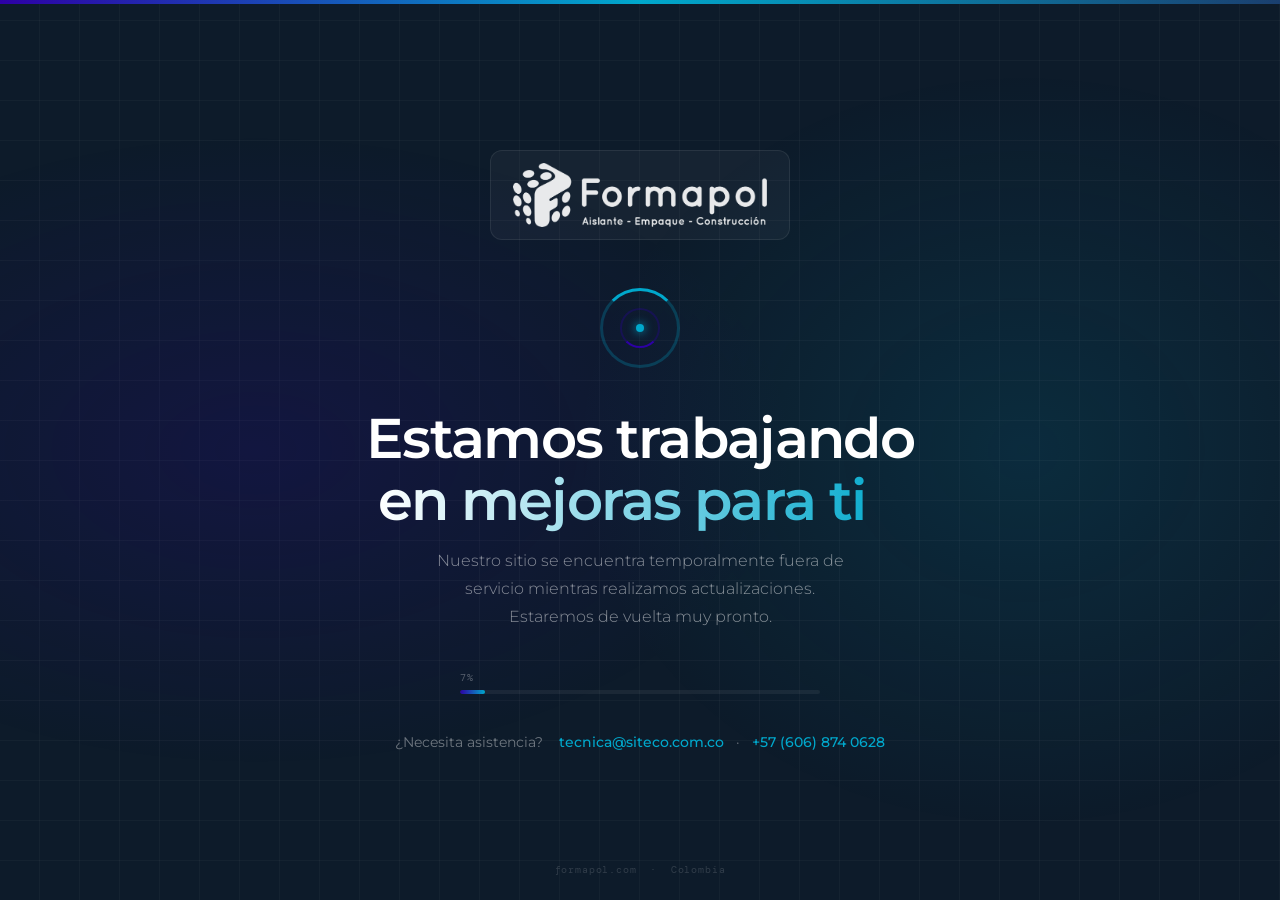
<file: mantenimiento.html>
<!DOCTYPE html>
<html lang="es">
<head>
  <meta charset="UTF-8" />
  <meta name="viewport" content="width=device-width, initial-scale=1.0" />
  <title>Sitio en mantenimiento</title>
  <link rel="preconnect" href="https://fonts.googleapis.com" />
  <link rel="preconnect" href="https://fonts.gstatic.com" crossorigin />
  <link href="https://fonts.googleapis.com/css2?family=Montserrat:wght@300;400;500;600&family=DM+Mono:wght@400;500&display=swap" rel="stylesheet" />
  <style>
    *, *::before, *::after { box-sizing: border-box; margin: 0; padding: 0; }

    :root {
      --c-blue:    #1A3F6F;
      --c-blue2:   #2d00a5;
      --c-cyan:    #00A8CC;
      --c-dark:    #0D1B2A;
      --c-dark2:   #0a1520;
      --font-sans: 'Montserrat', sans-serif;
      --font-mono: 'DM Mono', monospace;
    }

    html, body {
      height: 100%;
      font-family: var(--font-sans);
      background: var(--c-dark);
      color: white;
      overflow: hidden;
    }

    /* ── GRID DE FONDO ── */
    .bg-grid {
      position: fixed; inset: 0; z-index: 0;
      background-image:
        repeating-linear-gradient(0deg, transparent, transparent 39px, rgba(255,255,255,0.03) 39px, rgba(255,255,255,0.03) 40px),
        repeating-linear-gradient(90deg, transparent, transparent 39px, rgba(255,255,255,0.03) 39px, rgba(255,255,255,0.03) 40px);
    }

    /* ── GLOW ── */
    .bg-glow {
      position: fixed; inset: 0; z-index: 0;
      background:
        radial-gradient(ellipse 60% 50% at 20% 50%, rgba(45,0,165,0.18) 0%, transparent 70%),
        radial-gradient(ellipse 50% 60% at 80% 50%, rgba(0,168,204,0.12) 0%, transparent 70%);
    }

    /* ── BARRA SUPERIOR ── */
    .topbar {
      position: fixed; top: 0; left: 0; right: 0; z-index: 10;
      height: 4px;
      background: linear-gradient(90deg, var(--c-blue2), var(--c-cyan), var(--c-blue));
      animation: shimmer 3s ease-in-out infinite;
    }

    @keyframes shimmer {
      0%, 100% { opacity: 1; }
      50% { opacity: 0.6; }
    }

    /* ── CONTENEDOR CENTRAL ── */
    .page {
      position: relative; z-index: 1;
      min-height: 100vh;
      display: flex;
      flex-direction: column;
      align-items: center;
      justify-content: center;
      padding: 2rem;
      text-align: center;
    }

    /* ── LOGOS ── */
    .logos {
      display: flex;
      align-items: center;
      gap: 20px;
      margin-bottom: 3rem;
      padding: 12px 22px;
      background: rgba(255,255,255,0.04);
      border: 1px solid rgba(255,255,255,0.08);
      border-radius: 12px;
      animation: fadeUp 0.6s ease both;
      width: 300px;
    }
    .logos-sep {
      width: 1px; height: 32px;
      background: linear-gradient(180deg, var(--c-blue2), var(--c-cyan));
      opacity: 0.4;
    }
    .logo-img {
      width: 100%;
      display: block;
      opacity: 0.9;
      filter: brightness(1.1);
    }

    /* ── ICONO ENGRANAJE ANIMADO ── */
    .gear-wrap {
      position: relative;
      width: 80px; height: 80px;
      margin: 0 auto 2.5rem;
      animation: fadeUp 0.6s ease 0.1s both;
    }
    .gear {
      width: 80px; height: 80px;
      border: 3px solid rgba(0,168,204,0.25);
      border-top-color: var(--c-cyan);
      border-radius: 50%;
      animation: spin 2.5s linear infinite;
    }
    .gear-inner {
      position: absolute;
      top: 50%; left: 50%;
      transform: translate(-50%, -50%);
      width: 40px; height: 40px;
      border: 2px solid rgba(45,0,165,0.3);
      border-bottom-color: var(--c-blue2);
      border-radius: 50%;
      animation: spin 1.8s linear infinite reverse;
    }
    .gear-dot {
      position: absolute;
      top: 50%; left: 50%;
      transform: translate(-50%, -50%);
      width: 8px; height: 8px;
      border-radius: 50%;
      background: var(--c-cyan);
      box-shadow: 0 0 10px var(--c-cyan);
    }

    @keyframes spin {
      to { transform: rotate(360deg); }
    }

    /* ── ETIQUETA ── */
    .label {
      font-family: var(--font-mono);
      font-size: 0.72rem;
      font-weight: 500;
      letter-spacing: 0.2em;
      text-transform: uppercase;
      color: var(--c-cyan);
      margin-bottom: 1rem;
      animation: fadeUp 0.6s ease 0.2s both;
    }
    .label::before { content: '// '; opacity: 0.5; }

    /* ── TÍTULO ── */
    .title {
      font-size: clamp(2rem, 5vw, 3.5rem);
      font-weight: 600;
      letter-spacing: -0.03em;
      line-height: 1.1;
      margin-bottom: 1rem;
      animation: fadeUp 0.6s ease 0.3s both;
    }
    .title span {
      background: linear-gradient(90deg, #ffffff, var(--c-cyan));
      -webkit-background-clip: text;
      -webkit-text-fill-color: transparent;
      background-clip: text;
    }

    /* ── DESCRIPCIÓN ── */
    .desc {
      font-size: 1rem;
      font-weight: 300;
      color: rgba(255,255,255,0.5);
      max-width: 420px;
      line-height: 1.75;
      margin-bottom: 2.5rem;
      animation: fadeUp 0.6s ease 0.4s both;
    }

    /* ── BARRA DE PROGRESO ── */
    .progress-wrap {
      width: 100%;
      max-width: 360px;
      margin-bottom: 2.5rem;
      animation: fadeUp 0.6s ease 0.5s both;
    }
    .progress-label {
      display: flex;
      justify-content: space-between;
      font-family: var(--font-mono);
      font-size: 0.65rem;
      letter-spacing: 0.1em;
      text-transform: uppercase;
      color: rgba(255,255,255,0.3);
      margin-bottom: 6px;
    }
    .progress-track {
      height: 4px;
      background: rgba(255,255,255,0.06);
      border-radius: 4px;
      overflow: hidden;
    }
    .progress-bar {
      height: 100%;
      width: 0%;
      background: linear-gradient(90deg, var(--c-blue2), var(--c-cyan));
      border-radius: 4px;
      transition: width 0.4s ease;
    }

    /* ── CONTACTO ── */
    .contact-row {
      display: flex;
      align-items: center;
      gap: 0.5rem;
      font-size: 0.85rem;
      color: rgba(255,255,255,0.4);
      animation: fadeUp 0.6s ease 0.6s both;
    }
    .contact-row a {
      color: var(--c-cyan);
      text-decoration: none;
      font-weight: 500;
      transition: opacity 0.2s;
    }
    .contact-row a:hover { opacity: 0.75; }

    /* ── PUNTOS PARPADEANTES ── */
    .dots span {
      animation: blink 1.4s ease-in-out infinite;
      opacity: 0;
    }
    .dots span:nth-child(2) { animation-delay: 0.2s; }
    .dots span:nth-child(3) { animation-delay: 0.4s; }
    @keyframes blink {
      0%, 80%, 100% { opacity: 0; }
      40% { opacity: 1; }
    }

    /* ── ANIMACIONES ENTRADA ── */
    @keyframes fadeUp {
      from { opacity: 0; transform: translateY(20px); }
      to   { opacity: 1; transform: translateY(0); }
    }

    /* ── FOOTER ── */
    .footer {
      position: fixed; bottom: 1.5rem; left: 0; right: 0;
      text-align: center;
      font-family: var(--font-mono);
      font-size: 0.65rem;
      letter-spacing: 0.08em;
      color: rgba(255,255,255,0.15);
    }
  </style>
</head>
<body>

  <div class="bg-grid"></div>
  <div class="bg-glow"></div>
  <div class="topbar"></div>

  <main class="page">

    <!-- Logos -->
    <div class="logos">
      <img src="images/logo-tras-xl.png" class="logo-img" alt="Formapol" />
    </div>

    <!-- Engranaje animado -->
    <div class="gear-wrap">
      <div class="gear"></div>
      <div class="gear-inner"></div>
      <div class="gear-dot"></div>
    </div>

    <!-- Etiqueta -->

    <!-- Título -->
    <h1 class="title">
      Estamos trabajando<br>
      <span>en mejoras para ti<span class="dots"><span>.</span><span>.</span><span>.</span></span></span>
    </h1>

    <!-- Descripción -->
    <p class="desc">
      Nuestro sitio se encuentra temporalmente fuera de servicio mientras realizamos actualizaciones. Estaremos de vuelta muy pronto.
    </p>

    <!-- Barra de progreso -->
    <div class="progress-wrap">
      <div class="progress-label">
        <span id="pct">0%</span>
      </div>
      <div class="progress-track">
        <div class="progress-bar" id="bar"></div>
      </div>
    </div>

    <!-- Contacto -->
    <p class="contact-row">
      ¿Necesita asistencia? &nbsp;
      <a href="mailto:tecnica@siteco.com.co">tecnica@siteco.com.co</a>
      &nbsp;·&nbsp;
      <a href="tel:+5768740628">+57 (606) 874 0628</a>
    </p>

  </main>

  <footer class="footer">
    formapol.com &nbsp;·&nbsp; Colombia
  </footer>

  <script>
    // Animar la barra de progreso de forma aleatoria hasta ~85%
    let current = 0;
    const bar = document.getElementById('bar');
    const pct = document.getElementById('pct');

    function step() {
      const increment = Math.random() * 8 + 2;
      current = Math.min(current + increment, 85);
      bar.style.width = current + '%';
      pct.textContent = Math.round(current) + '%';
      if (current < 85) {
        setTimeout(step, Math.random() * 600 + 300);
      }
    }

    setTimeout(step, 800);
  </script>

</body>
</html>
</file>
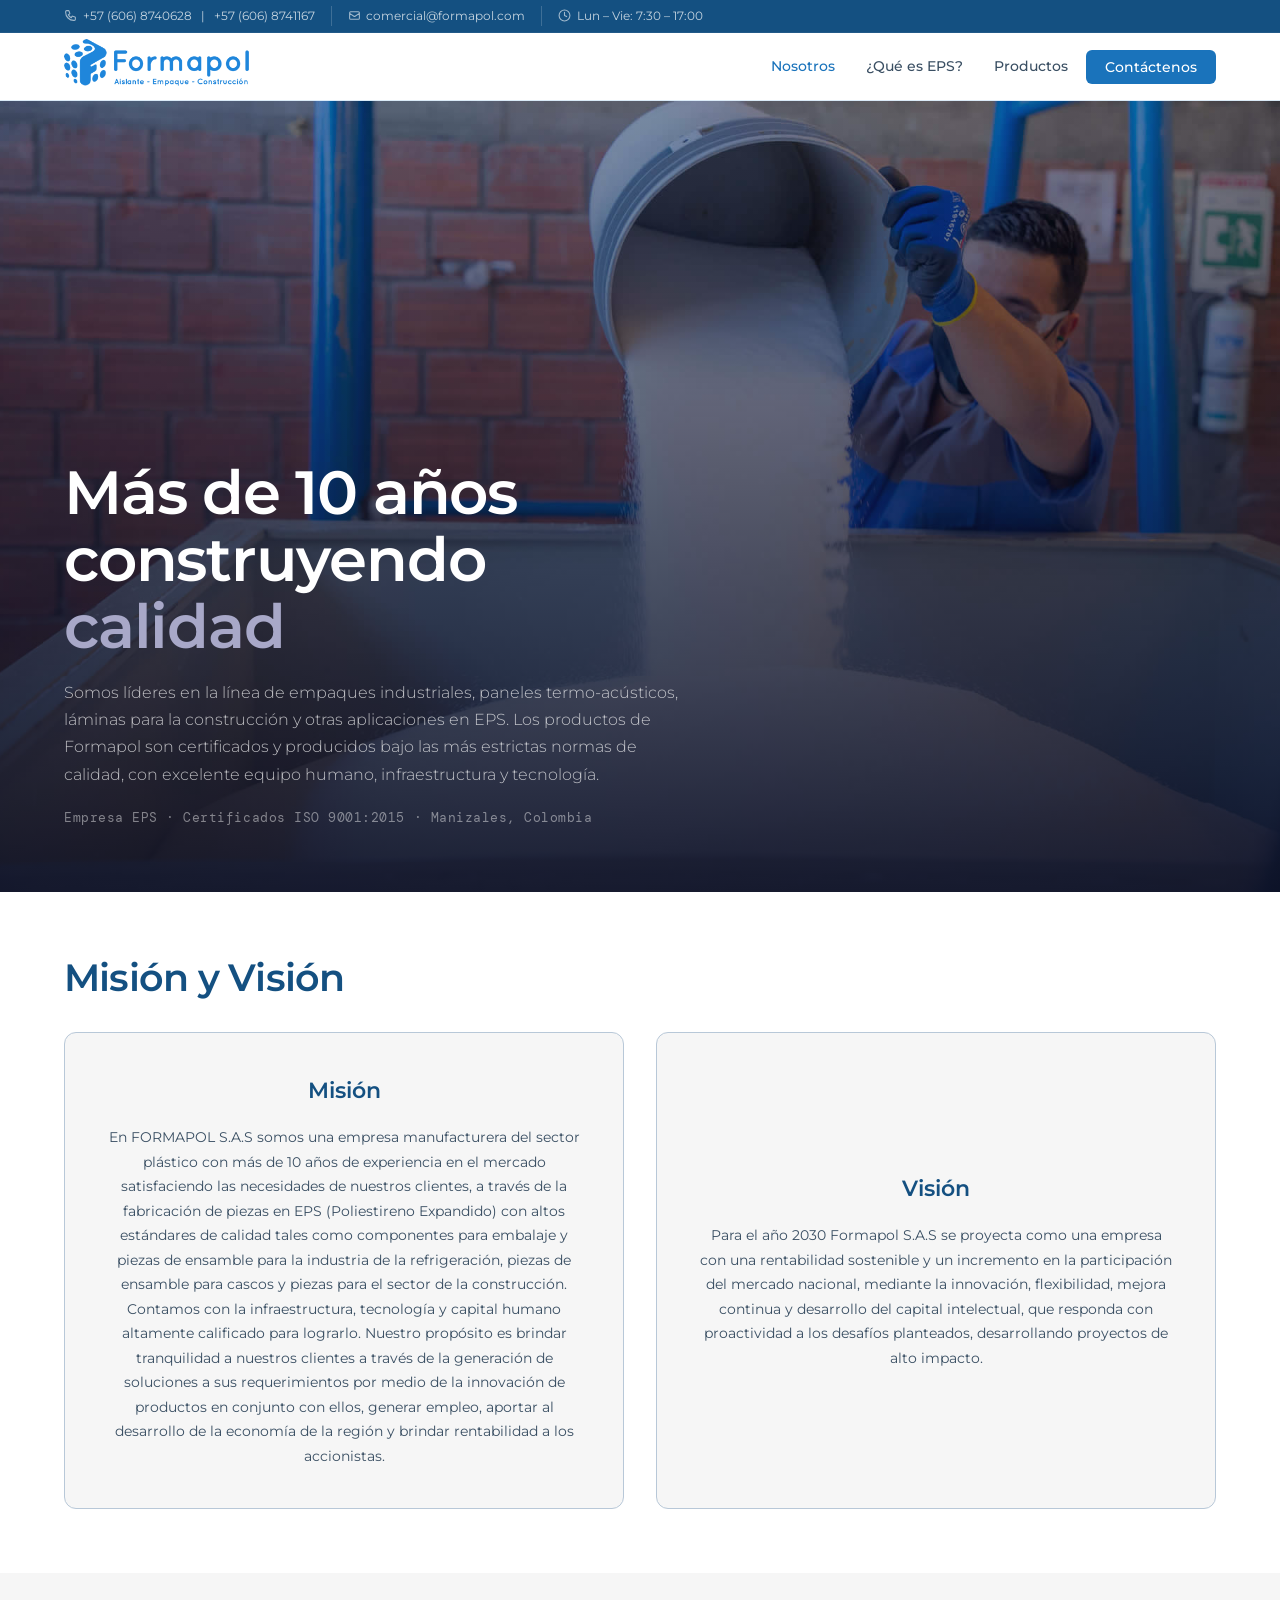
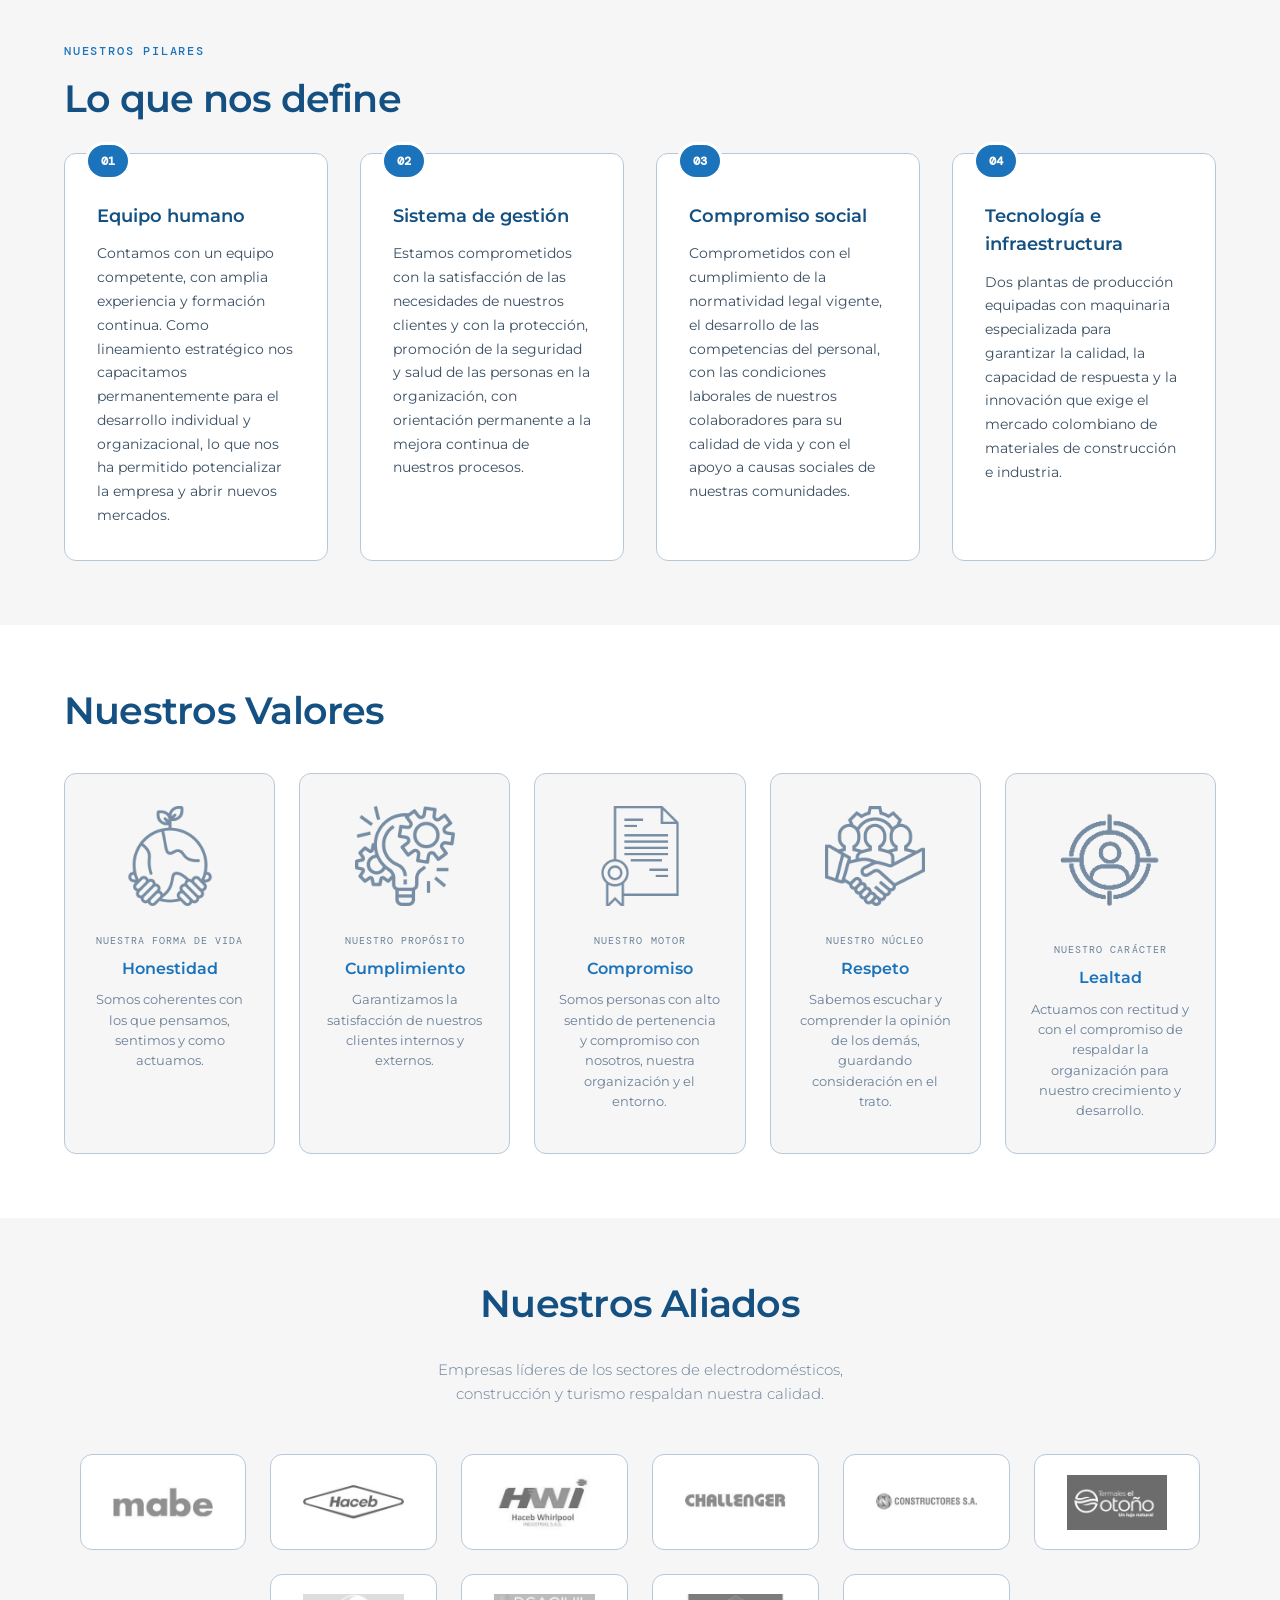
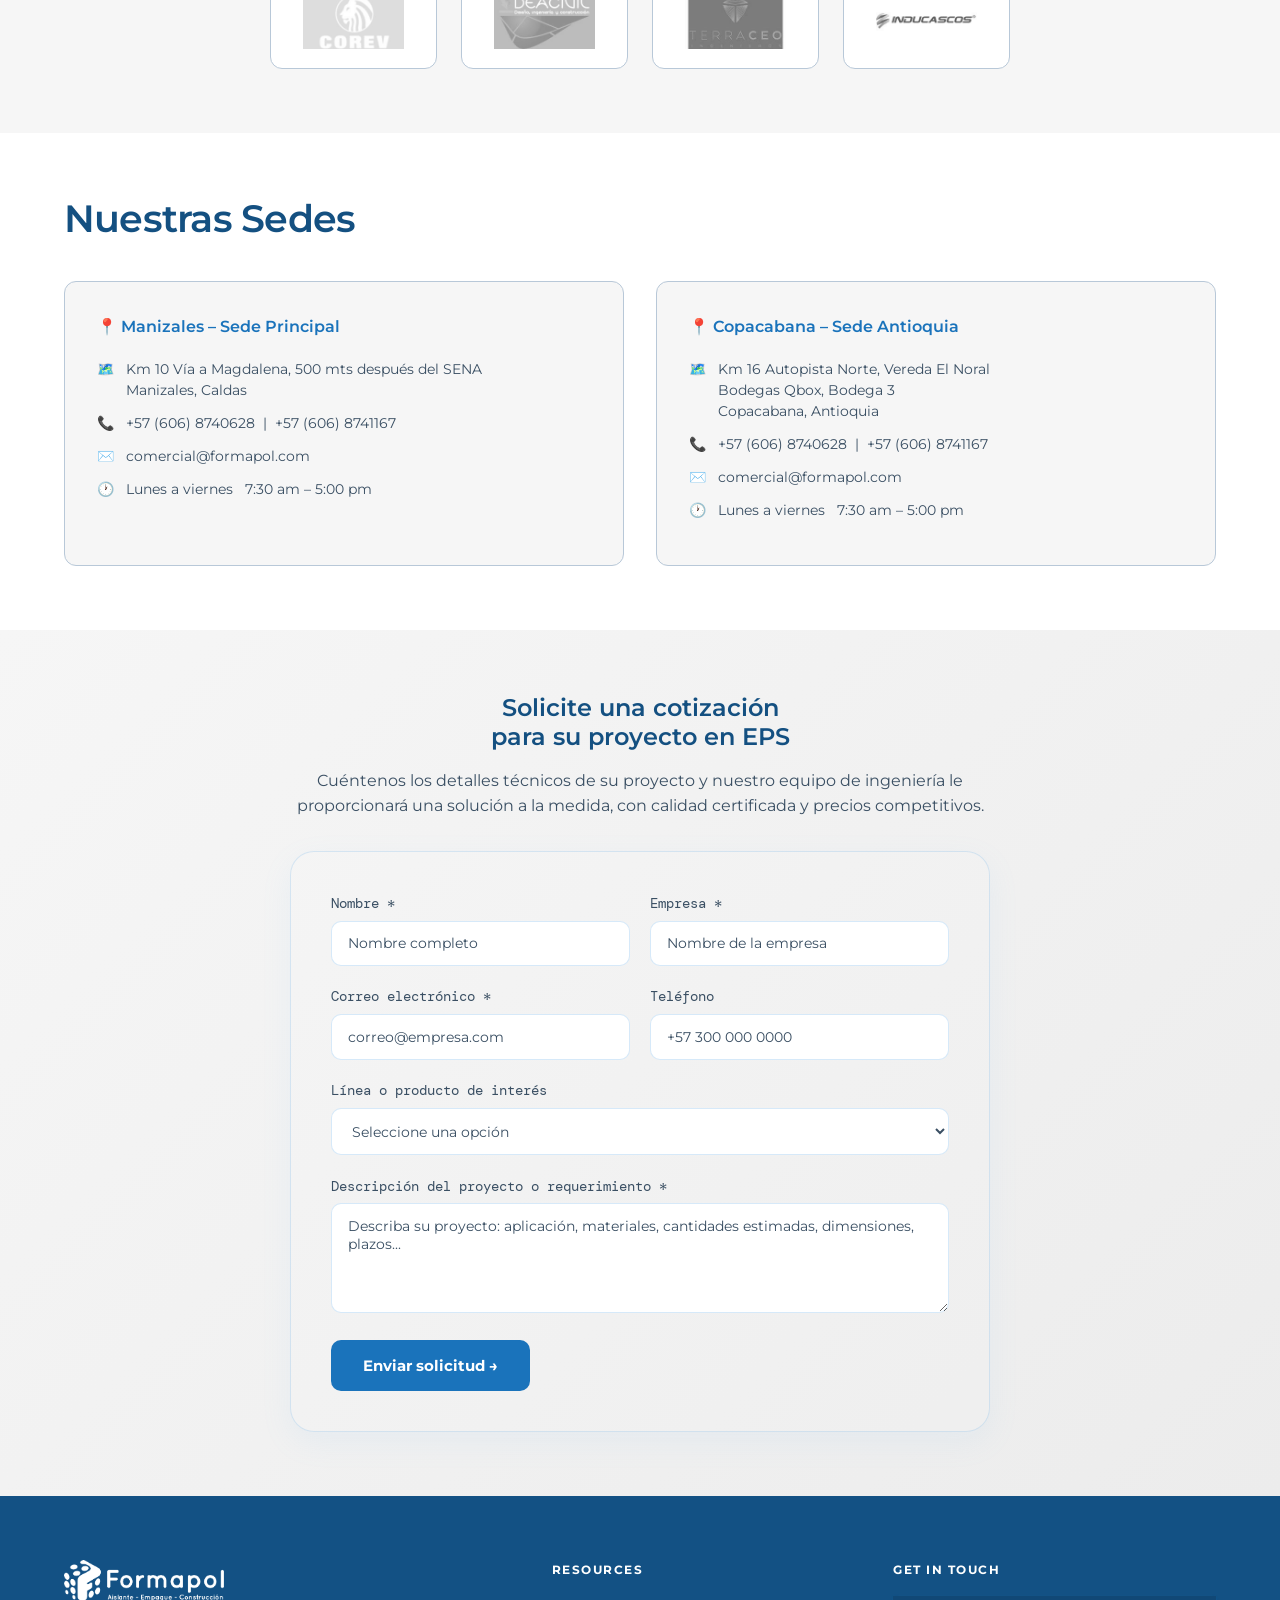
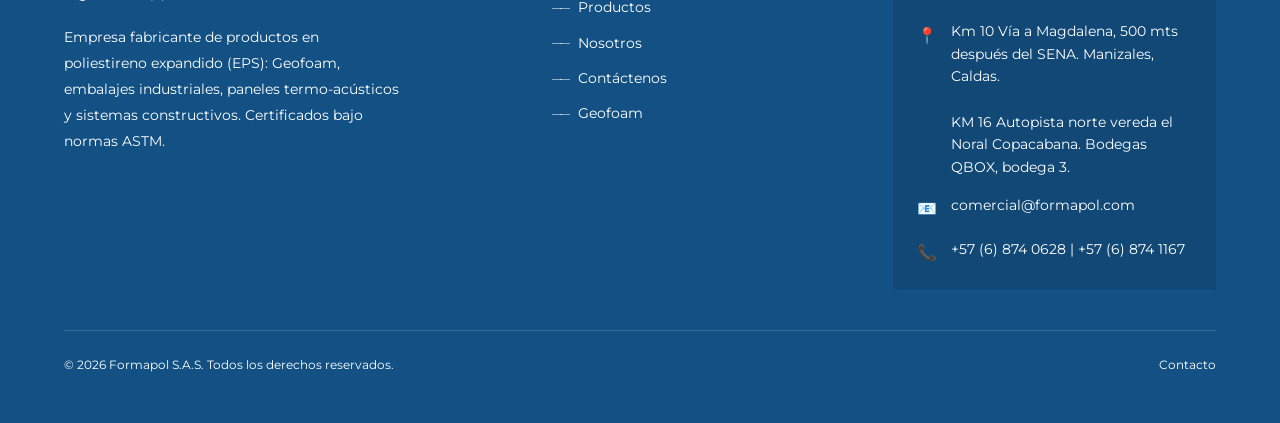
<file: nosotros.html>
<!DOCTYPE html>
<html lang="es">
<head>
  <link rel="icon" type="image/png" sizes="32x32" href="images/favicon.ico">
  <link rel="shortcut icon" href="images/favicon.ico" type="image/x-icon">
  <link rel="apple-touch-icon" sizes="180x180" href="images/favicon.ico">
  <link rel="icon" type="image/png" sizes="32x32" href="images/favicon.ico">
  <link rel="shortcut icon" href="images/favicon.ico" type="image/x-icon">
  <link rel="apple-touch-icon" sizes="180x180" href="images/favicon.ico">
  <meta charset="UTF-8" />
  <meta name="viewport" content="width=device-width, initial-scale=1.0" />
  <title>Quiénes Somos – Formapol S.A.S. | Empresa EPS Manizales</title>
  <meta name="description" content="Formapol S.A.S.: más de 10 años liderando la fabricación de productos en EPS en Colombia. Conoce nuestra misión, visión, equipo y compromiso con la calidad." />
  <link rel="canonical" href="https://www.formapol.com/nosotros.html" />
  <link rel="preconnect" href="https://fonts.googleapis.com" />
  <link rel="preconnect" href="https://fonts.gstatic.com" crossorigin />
  <link href="https://fonts.googleapis.com/css2?family=Montserrat:wght@300;400;500;600&family=DM+Mono:wght@400;500&display=swap" rel="stylesheet" />
  <link rel="stylesheet" href="shared.css" />
  <link rel="stylesheet" href="css/nosotros.css" />
  <script src="components.js"></script>
</head>
<body>

<site-nav></site-nav>

<!-- HERO -->
<div class="qs-cover">
  <div class="qs-cover-overlay"></div>
  <div class="qs-cover-content">
    <h1 class="page-title">Más de 10 años<br>construyendo <em>calidad</em></h1>
    <p class="page-subtitle">Somos líderes en la línea de empaques industriales, paneles termo-acústicos, láminas para la construcción y otras aplicaciones en EPS. Los productos de Formapol son certificados y producidos bajo las más estrictas normas de calidad, con excelente equipo humano, infraestructura y tecnología.</p>
    <p class="qs-cover-sub">Empresa EPS · Certificados ISO 9001:2015 · Manizales, Colombia</p>
  </div>
</div>

<!-- MISIÓN Y VISIÓN -->
<section class="mision-section" id="mision">
  <h2 class="section-title">Misión y Visión</h2>
  <div class="mv-grid">
    <div class="mv-card">
      <h3>Misión</h3>
      <p>En FORMAPOL S.A.S somos una empresa manufacturera del sector plástico con más de 10 años de experiencia en el mercado satisfaciendo las necesidades de nuestros clientes, a través de la fabricación de piezas en EPS (Poliestireno Expandido) con altos estándares de calidad tales como componentes para embalaje y piezas de ensamble para la industria de la refrigeración, piezas de ensamble para cascos y piezas para el sector de la construcción. Contamos con la infraestructura, tecnología y capital humano altamente calificado para lograrlo. Nuestro propósito es brindar tranquilidad a nuestros clientes a través de la generación de soluciones a sus requerimientos por medio de la innovación de productos en conjunto con ellos, generar empleo, aportar al desarrollo de la economía de la región y brindar rentabilidad a los accionistas.</p>
    </div>
    <div class="mv-card">
      <h3>Visión</h3>
      <p>Para el año 2030 Formapol S.A.S se proyecta como una empresa con una rentabilidad sostenible y un incremento en la participación del mercado nacional, mediante la innovación, flexibilidad, mejora continua y desarrollo del capital intelectual, que responda con proactividad a los desafíos planteados, desarrollando proyectos de alto impacto.</p>
    </div>
  </div>
</section>

<!-- PILARES -->
<section class="pilares-section" id="pilares">
  <span class="section-tag">Nuestros pilares</span>
  <h2 class="section-title">Lo que nos define</h2>
  <div class="pilares-grid">
    <div class="pilar-card">
      <div class="pilar-num">01</div>
      <h3>Equipo humano</h3>
      <p>Contamos con un equipo competente, con amplia experiencia y formación continua. Como lineamiento estratégico nos capacitamos permanentemente para el desarrollo individual y organizacional, lo que nos ha permitido potencializar la empresa y abrir nuevos mercados.</p>
    </div>
    <div class="pilar-card">
      <div class="pilar-num">02</div>
      <h3>Sistema de gestión</h3>
      <p>Estamos comprometidos con la satisfacción de las necesidades de nuestros clientes y con la protección, promoción de la seguridad y salud de las personas en la organización, con orientación permanente a la mejora continua de nuestros procesos.</p>
    </div>
    <div class="pilar-card">
      <div class="pilar-num">03</div>
      <h3>Compromiso social</h3>
      <p>Comprometidos con el cumplimiento de la normatividad legal vigente, el desarrollo de las competencias del personal, con las condiciones laborales de nuestros colaboradores para su calidad de vida y con el apoyo a causas sociales de nuestras comunidades.</p>
    </div>
    <div class="pilar-card">
      <div class="pilar-num">04</div>
      <h3>Tecnología e infraestructura</h3>
      <p>Dos plantas de producción equipadas con maquinaria especializada para garantizar la calidad, la capacidad de respuesta y la innovación que exige el mercado colombiano de materiales de construcción e industria.</p>
    </div>
  </div>
</section>

<!-- VALORES -->
<section class="valores-section" id="valores">
  <h2 class="section-title">Nuestros Valores</h2>
  <div class="valores-grid">
    <div class="valor-card">
      <div class="valor-icon"><img src="images/compromiso.png" alt="Honestidad"></div>
      <div class="valor-tag">Nuestra forma de vida</div>
      <div class="valor-name">Honestidad</div>
      <div class="valor-desc">Somos coherentes con los que pensamos, sentimos y como actuamos.</div>
    </div>
    <div class="valor-card">
      <div class="valor-icon"><img src="images/gestion.png" alt="Cumplimiento"></div>
      <div class="valor-tag">Nuestro propósito</div>
      <div class="valor-name">Cumplimiento</div>
      <div class="valor-desc">Garantizamos la satisfacción de nuestros clientes internos y externos.</div>
    </div>
    <div class="valor-card">
      <div class="valor-icon"><img src="images/experiencia.png" alt="Compromiso"></div>
      <div class="valor-tag">Nuestro motor</div>
      <div class="valor-name">Compromiso</div>
      <div class="valor-desc">Somos personas con alto sentido de pertenencia y compromiso con nosotros, nuestra organización y el entorno.</div>
    </div>
    <div class="valor-card">
      <div class="valor-icon"><img src="images/equipo.png" alt="Respeto"></div>
      <div class="valor-tag">Nuestro núcleo</div>
      <div class="valor-name">Respeto</div>
      <div class="valor-desc">Sabemos escuchar y comprender la opinión de los demás, guardando consideración en el trato.</div>
    </div>
    <div class="valor-card">
      <div class="valor-icon"><img src="images/lealtad.png" alt="Lealtad"></div>
      <div class="valor-tag">Nuestro carácter</div>
      <div class="valor-name">Lealtad</div>
      <div class="valor-desc">Actuamos con rectitud y con el compromiso de respaldar la organización para nuestro crecimiento y desarrollo.</div>
    </div>
  </div>
</section>


<!-- ALIADOS -->
<section class="aliados-section">
  <h2 class="section-title">Nuestros Aliados</h2>
  <p class="aliados-desc">Empresas líderes de los sectores de electrodomésticos, construcción y turismo respaldan nuestra calidad.</p>
  <div class="aliados-grid">
    <div class="aliado-card"><img src="images/clMabe.jpg" alt="Mabe" /></div>
    <div class="aliado-card"><img src="images/clHaceb.jpg" alt="Industrias Haceb" /></div>
    <div class="aliado-card"><img src="images/clHWI.jpg" alt="Haceb Whirlpool Industrial" /></div>
    <div class="aliado-card"><img src="images/clChallenger-1.jpg" alt="Challenger" /></div>
    <div class="aliado-card"><img src="images/clConstructorCSS-1.jpg" alt="Constructora CSS" /></div>
    <div class="aliado-card"><img src="images/clTermales.jpg" alt="Termales El Otoño" /></div>
    <div class="aliado-card"><img src="images/clCorev.jpg" alt="Corev" /></div>
    <div class="aliado-card"><img src="images/clDeacivil.jpg" alt="Deacivil" /></div>
    <div class="aliado-card"><img src="images/clTerraceo.jpg" alt="Terraceo" /></div>
    <div class="aliado-card"><img src="images/clInducascos-1.jpg" alt="Inducascos" /></div>
  </div>
</section>

<!-- SEDES -->
<section class="sedes-section" id="sedes">
  <h2 class="section-title">Nuestras Sedes</h2>
  <div class="sedes-grid">
    <div class="sede-card">
      <h3>📍 Manizales – Sede Principal</h3>
      <div class="sede-row"><span>🗺️</span><span>Km 10 Vía a Magdalena, 500 mts después del SENA<br>Manizales, Caldas</span></div>
      <div class="sede-row"><span>📞</span><span><a href="tel:+576068740628">+57 (606) 8740628</a> &nbsp;|&nbsp; <a href="tel:+576068741167">+57 (606) 8741167</a></span></div>
      <div class="sede-row"><span>✉️</span><span><a href="mailto:comercial@formapol.com">comercial@formapol.com</a></span></div>
      <div class="sede-row"><span>🕐</span><span>Lunes a viernes &nbsp; 7:30 am – 5:00 pm</span></div>
    </div>
    <div class="sede-card">
      <h3>📍 Copacabana – Sede Antioquia</h3>
      <div class="sede-row"><span>🗺️</span><span>Km 16 Autopista Norte, Vereda El Noral<br>Bodegas Qbox, Bodega 3<br>Copacabana, Antioquia</span></div>
      <div class="sede-row"><span>📞</span><span><a href="tel:+576068740628">+57 (606) 8740628</a> &nbsp;|&nbsp; <a href="tel:+576068741167">+57 (606) 8741167</a></span></div>
      <div class="sede-row"><span>✉️</span><span><a href="mailto:comercial@formapol.com">comercial@formapol.com</a></span></div>
      <div class="sede-row"><span>🕐</span><span>Lunes a viernes &nbsp; 7:30 am – 5:00 pm</span></div>
    </div>
  </div>
</section>

<!-- CTA -->
<section class="cta-parallax" id="contacto">
  <div class="cta-parallax-inner">
    <h2>Solicite una cotización<br>para su proyecto en EPS</h2>
    <p>Cuéntenos los detalles técnicos de su proyecto y nuestro equipo de ingeniería le proporcionará una solución a la medida, con calidad certificada y precios competitivos.</p>
    <div class="formulario">
      <form class="cta-form" id="ctaForm" action="enviar.php" method="POST" novalidate>
        <input type="hidden" name="origen" value="nosotros">
        <div class="cta-form-row">
          <div class="cta-form-group">
            <label for="cf-nombre">Nombre *</label>
            <input type="text" id="cf-nombre" name="nombre" placeholder="Nombre completo" required />
          </div>
          <div class="cta-form-group">
            <label for="cf-empresa">Empresa *</label>
            <input type="text" id="cf-empresa" name="empresa" placeholder="Nombre de la empresa" required />
          </div>
        </div>
        <div class="cta-form-row">
          <div class="cta-form-group">
            <label for="cf-email">Correo electrónico *</label>
            <input type="email" id="cf-email" name="email" placeholder="correo@empresa.com" required />
          </div>
          <div class="cta-form-group">
            <label for="cf-telefono">Teléfono</label>
            <input type="tel" id="cf-telefono" name="telefono" placeholder="+57 300 000 0000" />
          </div>
        </div>
        <div class="cta-form-group">
          <label for="cf-producto">Línea o producto de interés</label>
          <select id="cf-producto" name="producto">
            <option value="">Seleccione una opción</option>
            <option value="Geofoam">Geofoam</option>
            <option value="Panel muro">Panel ligero para muro</option>
            <option value="Laminas aislamiento">Láminas de aislamiento</option>
            <option value="Casetones">Casetones para losas</option>
            <option value="Embalajes">Embalajes industriales</option>
            <option value="Productos especiales">Productos especiales</option>
            <option value="Otro">Otro / No sé todavía</option>
          </select>
        </div>
        <div class="cta-form-group">
          <label for="cf-mensaje">Descripción del proyecto o requerimiento *</label>
          <textarea id="cf-mensaje" name="mensaje" placeholder="Describa su proyecto: aplicación, materiales, cantidades estimadas, dimensiones, plazos..." required></textarea>
        </div>
        <button type="submit" class="cta-form-btn" id="ctaSubmitBtn">Enviar solicitud →</button>
        <div id="ctaFormMsg" style="display:none;padding:0.85rem 1rem;border-radius:var(--radius);font-size:0.88rem;text-align:center;"></div>
      </form>
    </div>
  </div>
</section>

<site-footer></site-footer>

</body>
</html>
</file>
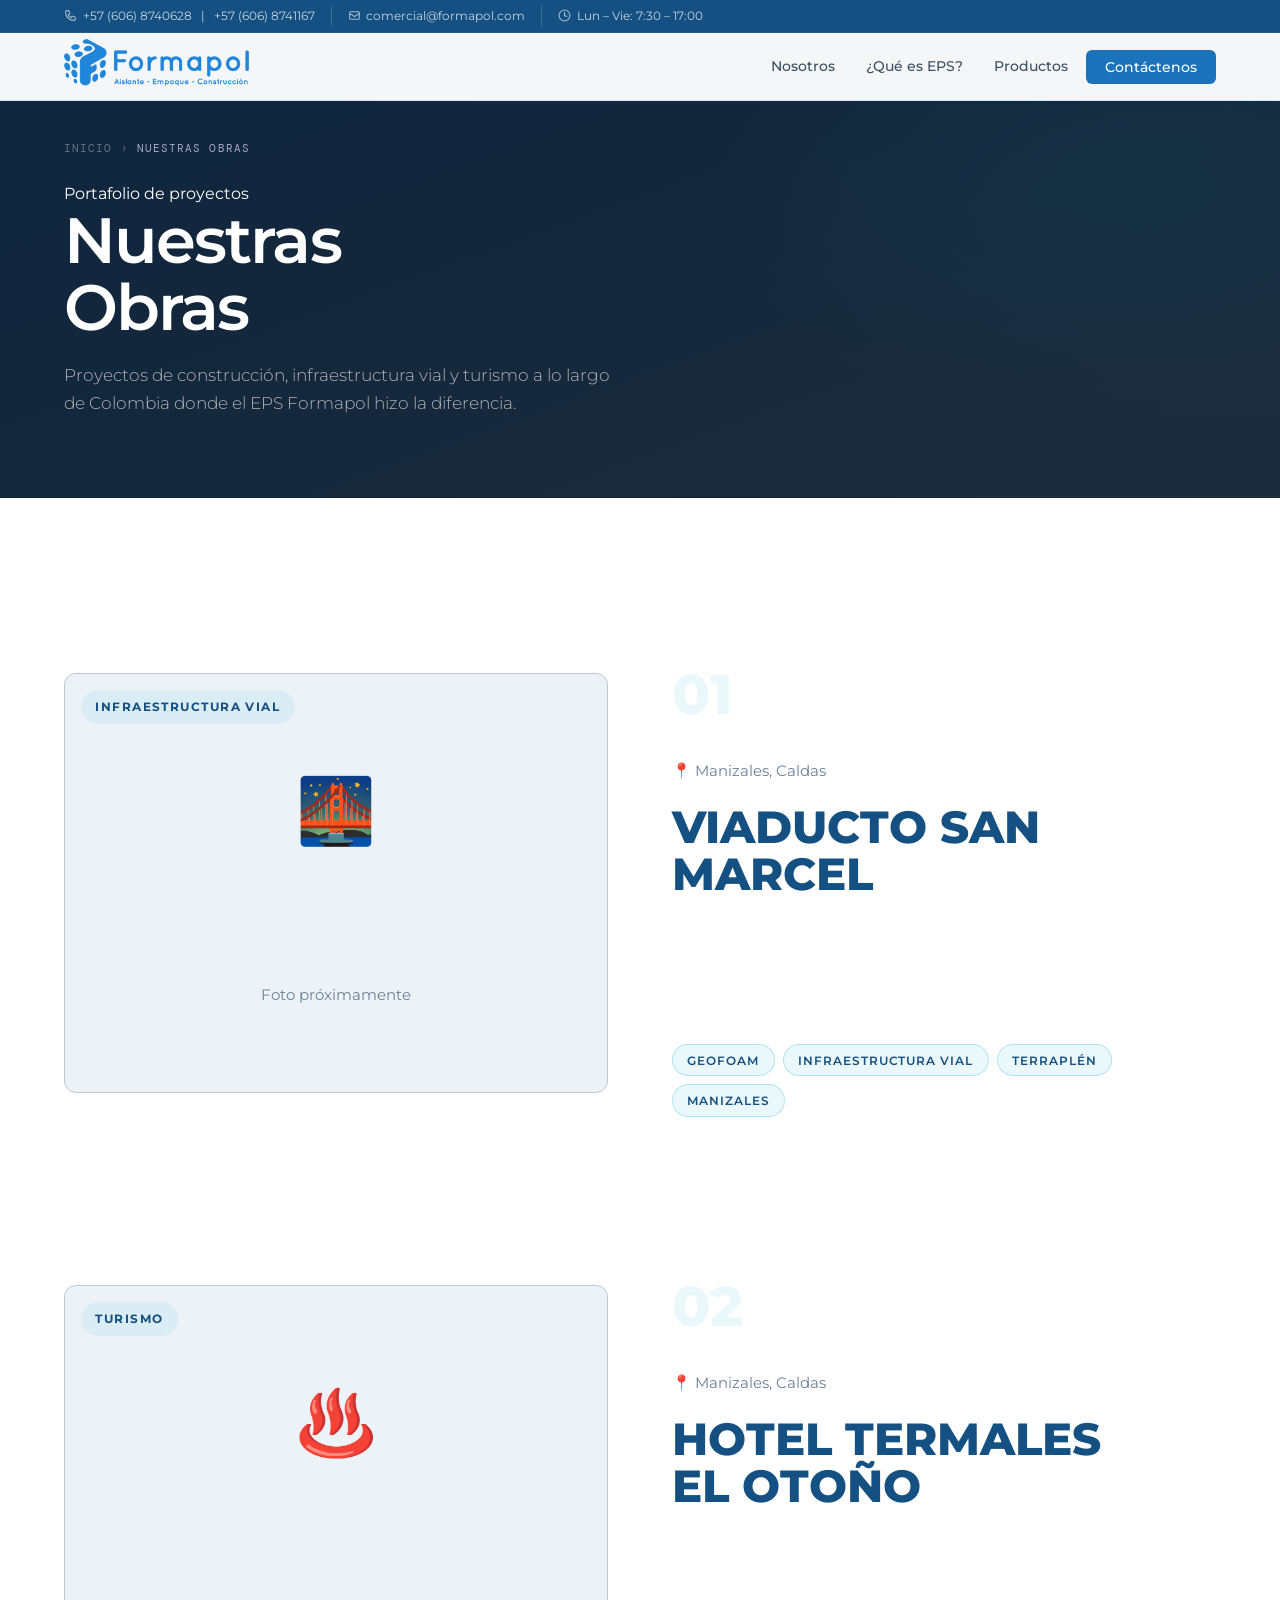
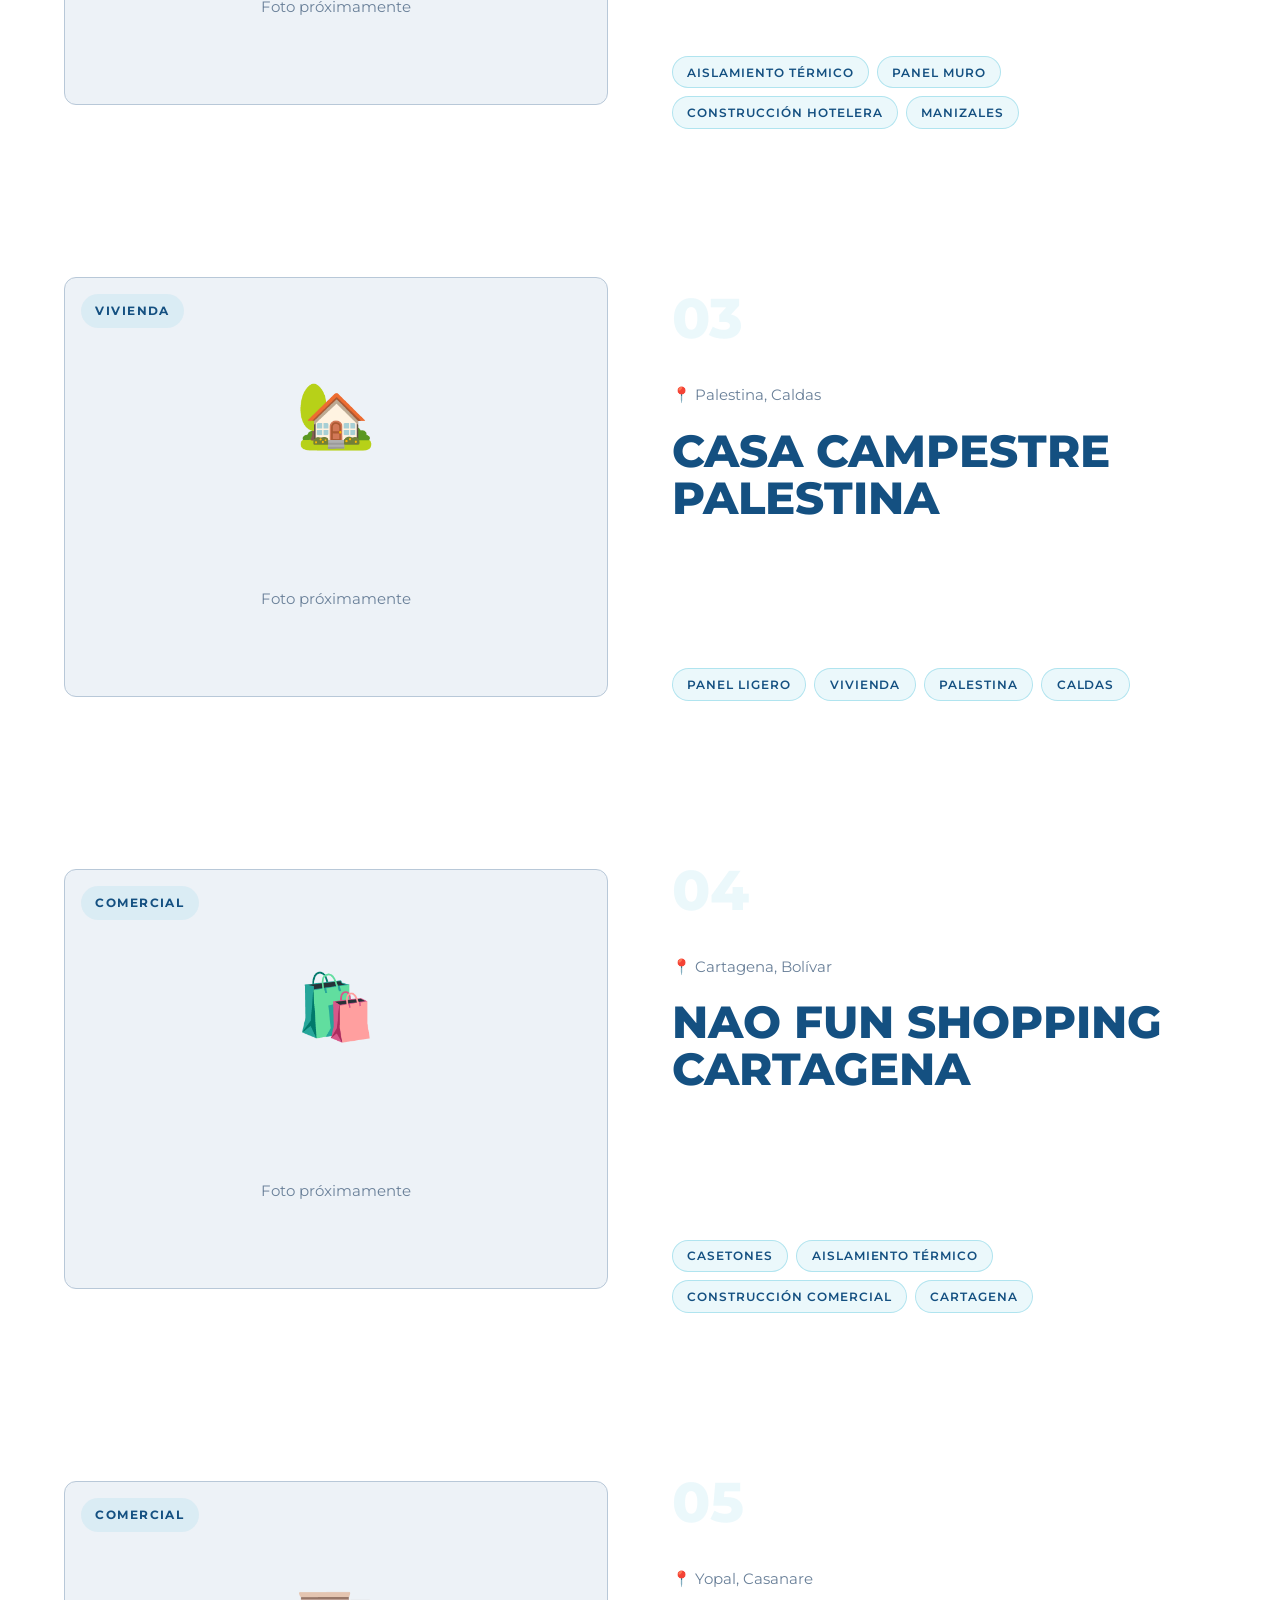
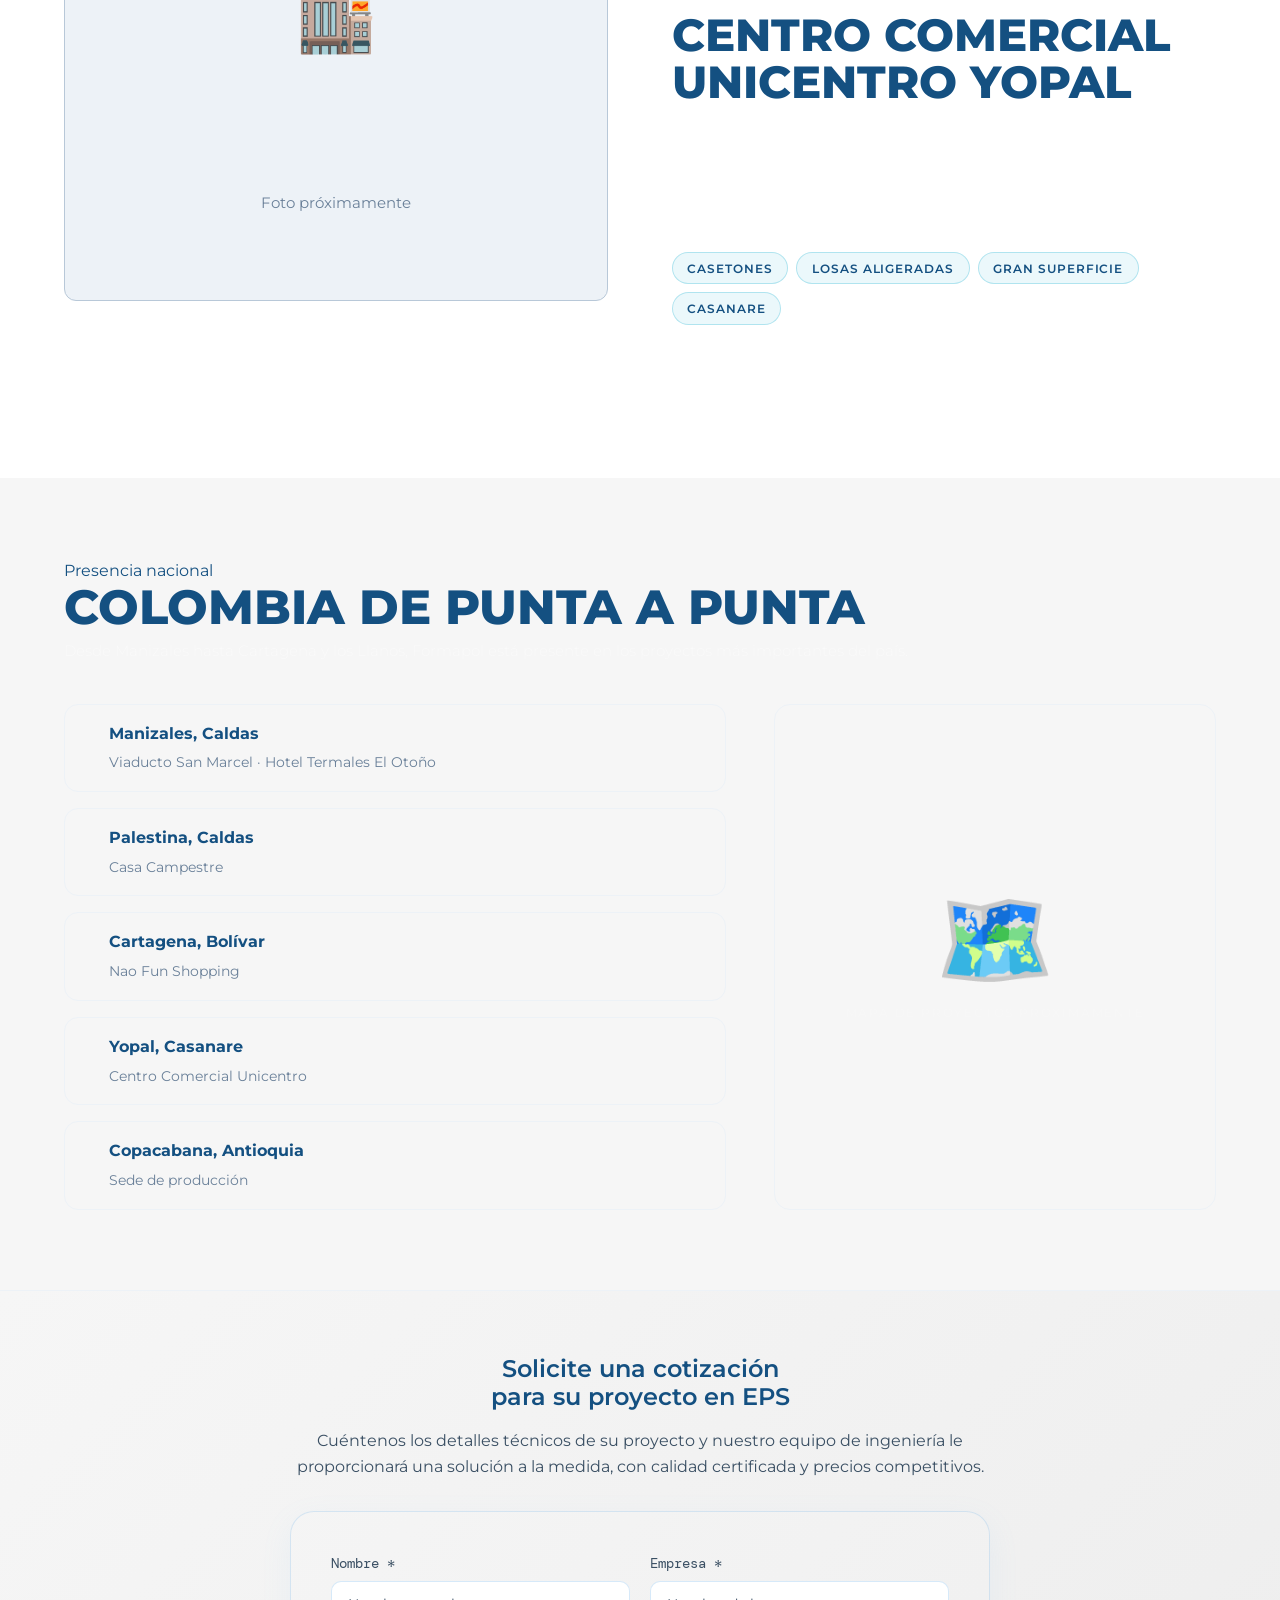
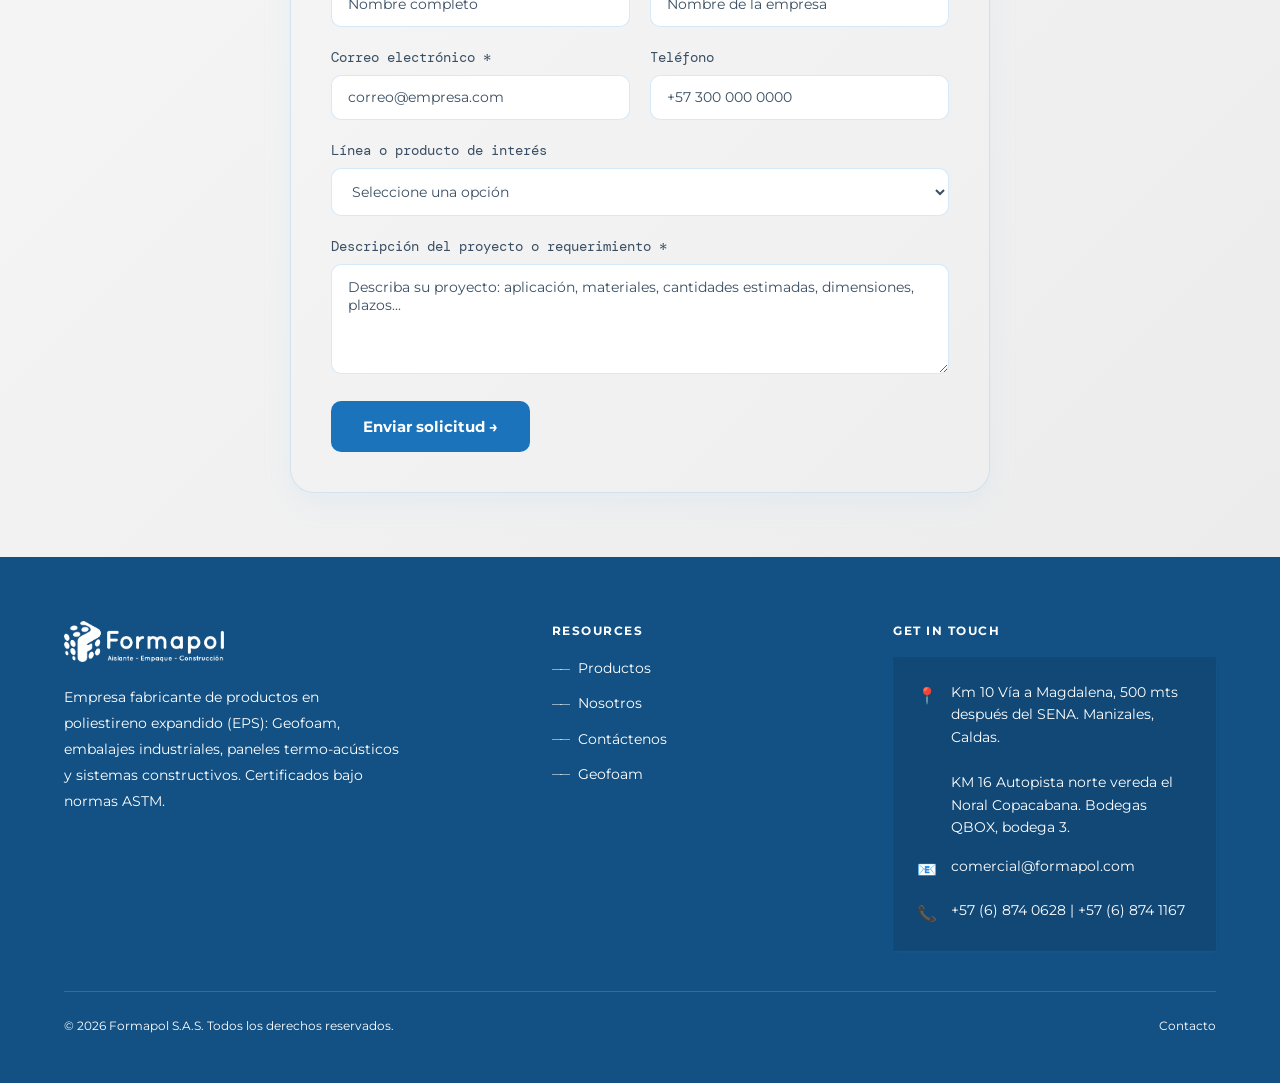
<file: obras.html>
<!DOCTYPE html>
<html lang="es">
<head>
  <link rel="icon" type="image/png" sizes="32x32" href="images/favicon.ico">
  <link rel="shortcut icon" href="images/favicon.ico" type="image/x-icon">
  <link rel="apple-touch-icon" sizes="180x180" href="images/favicon.ico">
  <meta charset="UTF-8" />
  <meta name="viewport" content="width=device-width, initial-scale=1.0" />
  <title>Nuestras Obras – Proyectos EPS en Colombia | Formapol S.A.S.</title>
  <meta name="description" content="Proyectos realizados con EPS Formapol: Viaducto San Marcel, Hotel Termales El Otoño, Nao Fun Shopping Cartagena, Unicentro Yopal y más obras en Colombia." />
  <link rel="canonical" href="https://www.formapol.com/obras.html" />
  <link rel="preconnect" href="https://fonts.googleapis.com" />
  <link rel="preconnect" href="https://fonts.gstatic.com" crossorigin />
  <link href="https://fonts.googleapis.com/css2?family=Montserrat:wght@300;400;500;600&family=DM+Mono:wght@400;500&display=swap" rel="stylesheet" />
  <link rel="stylesheet" href="shared.css" />
  <link rel="stylesheet" href="css/obras.css" />
  <script src="components.js"></script>
</head>
<body>

<site-nav></site-nav>

<div class="page-hero">
  <div class="page-hero-inner">
    <div class="breadcrumb"><a href="index.html">Inicio</a> › <span>Nuestras obras</span></div>
    <span class="section-tag">Portafolio de proyectos</span>
    <h1 class="page-title">Nuestras<br>Obras</h1>
    <p class="page-subtitle">Proyectos de construcción, infraestructura vial y turismo a lo largo de Colombia donde el EPS Formapol hizo la diferencia.</p>
  </div>
</div>

<section class="obras-section">

  <!-- Obra 1 -->
  <div class="obra-featured">
    <div class="obra-img-area">
      🌉
      <span class="obra-category-badge">Infraestructura vial</span>
      <span class="obra-img-placeholder">Foto próximamente</span>
    </div>
    <div class="obra-info-area">
      <div class="obra-num">01</div>
      <div class="obra-location">📍 Manizales, Caldas</div>
      <h2 class="obra-name">Viaducto San Marcel</h2>
      <p class="obra-desc">Proyecto de infraestructura vial urbana en la ciudad de Manizales donde se empleó el sistema Geofoam de Formapol para el relleno y estabilización de terraplenes, optimizando tiempos de ejecución y reduciendo cargas sobre la estructura.</p>
      <div class="obra-tags">
        <span class="obra-tag">Geofoam</span>
        <span class="obra-tag">Infraestructura vial</span>
        <span class="obra-tag">Terraplén</span>
        <span class="obra-tag">Manizales</span>
      </div>
    </div>
  </div>

  <!-- Obra 2 -->
  <div class="obra-featured">
    <div class="obra-img-area">
      ♨️
      <span class="obra-category-badge">Turismo</span>
      <span class="obra-img-placeholder">Foto próximamente</span>
    </div>
    <div class="obra-info-area">
      <div class="obra-num">02</div>
      <div class="obra-location">📍 Manizales, Caldas</div>
      <h2 class="obra-name">Hotel Termales<br>El Otoño</h2>
      <p class="obra-desc">Proyecto hotelero de alto estándar en el sector turístico de Manizales. Se aplicaron soluciones de aislamiento térmico y acústico en EPS para optimizar el confort de las instalaciones y el rendimiento energético del complejo.</p>
      <div class="obra-tags">
        <span class="obra-tag">Aislamiento térmico</span>
        <span class="obra-tag">Panel muro</span>
        <span class="obra-tag">Construcción hotelera</span>
        <span class="obra-tag">Manizales</span>
      </div>
    </div>
  </div>

  <!-- Obra 3 -->
  <div class="obra-featured">
    <div class="obra-img-area">
      🏡
      <span class="obra-category-badge">Vivienda</span>
      <span class="obra-img-placeholder">Foto próximamente</span>
    </div>
    <div class="obra-info-area">
      <div class="obra-num">03</div>
      <div class="obra-location">📍 Palestina, Caldas</div>
      <h2 class="obra-name">Casa Campestre<br>Palestina</h2>
      <p class="obra-desc">Proyecto de vivienda campestre en el municipio de Palestina, Caldas. Uso de panel ligero para muro y láminas de aislamiento EPS que permitieron mayor rapidez en la ejecución y mejor desempeño energético de la edificación.</p>
      <div class="obra-tags">
        <span class="obra-tag">Panel ligero</span>
        <span class="obra-tag">Vivienda</span>
        <span class="obra-tag">Palestina</span>
        <span class="obra-tag">Caldas</span>
      </div>
    </div>
  </div>

  <!-- Obra 4 -->
  <div class="obra-featured">
    <div class="obra-img-area">
      🛍️
      <span class="obra-category-badge">Comercial</span>
      <span class="obra-img-placeholder">Foto próximamente</span>
    </div>
    <div class="obra-info-area">
      <div class="obra-num">04</div>
      <div class="obra-location">📍 Cartagena, Bolívar</div>
      <h2 class="obra-name">Nao Fun Shopping<br>Cartagena</h2>
      <p class="obra-desc">Centro comercial y de entretenimiento en la ciudad de Cartagena de Indias. Las soluciones EPS de Formapol contribuyeron al aligeramiento de losas y el aislamiento térmico, fundamental para el clima de la costa Caribe colombiana.</p>
      <div class="obra-tags">
        <span class="obra-tag">Casetones</span>
        <span class="obra-tag">Aislamiento térmico</span>
        <span class="obra-tag">Construcción comercial</span>
        <span class="obra-tag">Cartagena</span>
      </div>
    </div>
  </div>

  <!-- Obra 5 -->
  <div class="obra-featured">
    <div class="obra-img-area">
      🏬
      <span class="obra-category-badge">Comercial</span>
      <span class="obra-img-placeholder">Foto próximamente</span>
    </div>
    <div class="obra-info-area">
      <div class="obra-num">05</div>
      <div class="obra-location">📍 Yopal, Casanare</div>
      <h2 class="obra-name">Centro Comercial<br>Unicentro Yopal</h2>
      <p class="obra-desc">Uno de los centros comerciales de referencia en los Llanos Orientales. Los productos Formapol fueron utilizados en el sistema de losas aligeradas, aportando reducción de cargas estructurales y eficiencia en los tiempos de construcción.</p>
      <div class="obra-tags">
        <span class="obra-tag">Casetones</span>
        <span class="obra-tag">Losas aligeradas</span>
        <span class="obra-tag">Gran superficie</span>
        <span class="obra-tag">Casanare</span>
      </div>
    </div>
  </div>

</section>

<!-- MAPA PRESENCIA -->
<section class="mapa-section">
  <span class="section-tag">Presencia nacional</span>
  <h2 style="font-family:var(--font-head);font-size:clamp(2rem,4vw,3rem);font-weight:800;text-transform:uppercase;line-height:1;margin-bottom:0.5rem;">Colombia de punta a punta</h2>
  <p style="color:rgba(255,255,255,0.45);font-weight:300;font-size:0.95rem;">Desde Manizales hasta Cartagena y los Llanos, Formapol está presente en los proyectos más importantes del país.</p>
  <div class="mapa-grid">
    <div class="mapa-list">
      <div class="mapa-item"><div class="mapa-dot"></div><div class="mapa-item-info"><h4>Manizales, Caldas</h4><span>Viaducto San Marcel · Hotel Termales El Otoño</span></div></div>
      <div class="mapa-item"><div class="mapa-dot"></div><div class="mapa-item-info"><h4>Palestina, Caldas</h4><span>Casa Campestre</span></div></div>
      <div class="mapa-item"><div class="mapa-dot"></div><div class="mapa-item-info"><h4>Cartagena, Bolívar</h4><span>Nao Fun Shopping</span></div></div>
      <div class="mapa-item"><div class="mapa-dot"></div><div class="mapa-item-info"><h4>Yopal, Casanare</h4><span>Centro Comercial Unicentro</span></div></div>
      <div class="mapa-item"><div class="mapa-dot"></div><div class="mapa-item-info"><h4>Copacabana, Antioquia</h4><span>Sede de producción</span></div></div>
    </div>
    <div class="colombia-visual">
      <div style="font-family:var(--font-head);font-size:6rem;line-height:1;margin-bottom:1rem;">🗺️</div>
      <p style="font-family:var(--font-head);font-size:0.75rem;letter-spacing:0.15em;text-transform:uppercase;color:rgba(255,255,255,0.2);">Mapa de proyectos próximamente</p>
    </div>
  </div>
</section>

<section class="cta-parallax" id="contacto">
  <div class="cta-parallax-inner">
    <h2>Solicite una cotización<br>para su proyecto en EPS</h2>
    <p>Cuéntenos los detalles técnicos de su proyecto y nuestro equipo de ingeniería le proporcionará una solución a la medida, con calidad certificada y precios competitivos.</p>
    <div class="formulario">
      <form class="cta-form" id="ctaForm" action="enviar.php" method="POST" novalidate>
        <input type="hidden" name="origen" value="home">
        <div class="cta-form-row">
          <div class="cta-form-group">
            <label for="cf-nombre">Nombre *</label>
            <input type="text" id="cf-nombre" name="nombre" placeholder="Nombre completo" required />
          </div>
          <div class="cta-form-group">
            <label for="cf-empresa">Empresa *</label>
            <input type="text" id="cf-empresa" name="empresa" placeholder="Nombre de la empresa" required />
          </div>
        </div>
        <div class="cta-form-row">
          <div class="cta-form-group">
            <label for="cf-email">Correo electrónico *</label>
            <input type="email" id="cf-email" name="email" placeholder="correo@empresa.com" required />
          </div>
          <div class="cta-form-group">
            <label for="cf-telefono">Teléfono</label>
            <input type="tel" id="cf-telefono" name="telefono" placeholder="+57 300 000 0000" />
          </div>
        </div>
        <div class="cta-form-group">
          <label for="cf-producto">Línea o producto de interés</label>
          <select id="cf-producto" name="producto">
            <option value="">Seleccione una opción</option>
            <option value="Geofoam">Geofoam</option>
            <option value="Panel muro">Panel ligero para muro</option>
            <option value="Laminas aislamiento">Láminas de aislamiento</option>
            <option value="Casetones">Casetones para losas</option>
            <option value="Embalajes">Embalajes industriales</option>
            <option value="Productos especiales">Productos especiales</option>
            <option value="Otro">Otro / No sé todavía</option>
          </select>
        </div>
        <div class="cta-form-group">
          <label for="cf-mensaje">Descripción del proyecto o requerimiento *</label>
          <textarea id="cf-mensaje" name="mensaje" placeholder="Describa su proyecto: aplicación, materiales, cantidades estimadas, dimensiones, plazos..." required></textarea>
        </div>
        <button type="submit" class="cta-form-btn" id="ctaSubmitBtn">Enviar solicitud →</button>
        <div id="ctaFormMsg" style="display:none;padding:0.85rem 1rem;border-radius:var(--radius);font-size:0.88rem;text-align:center;"></div>
      </form>
    </div>
  </div>
</section>

<site-footer></site-footer>
</body>
</html>
</file>
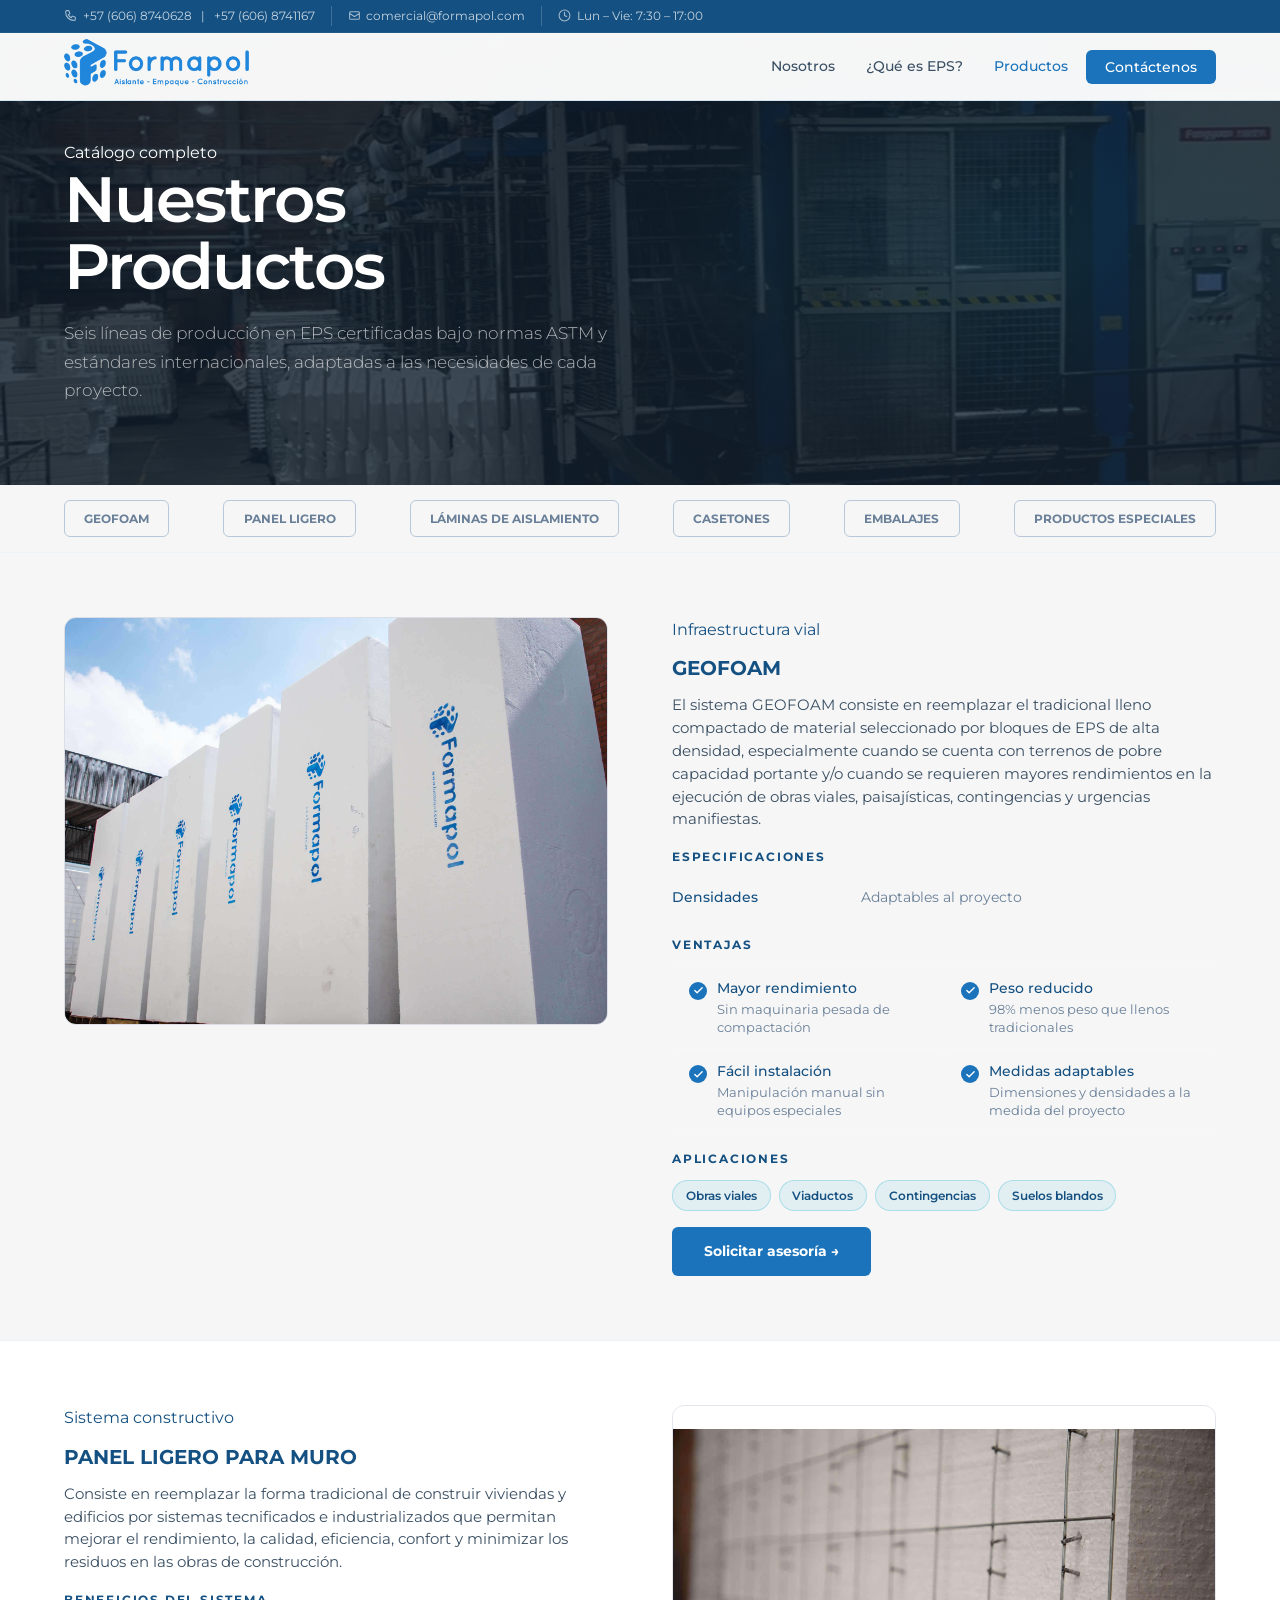
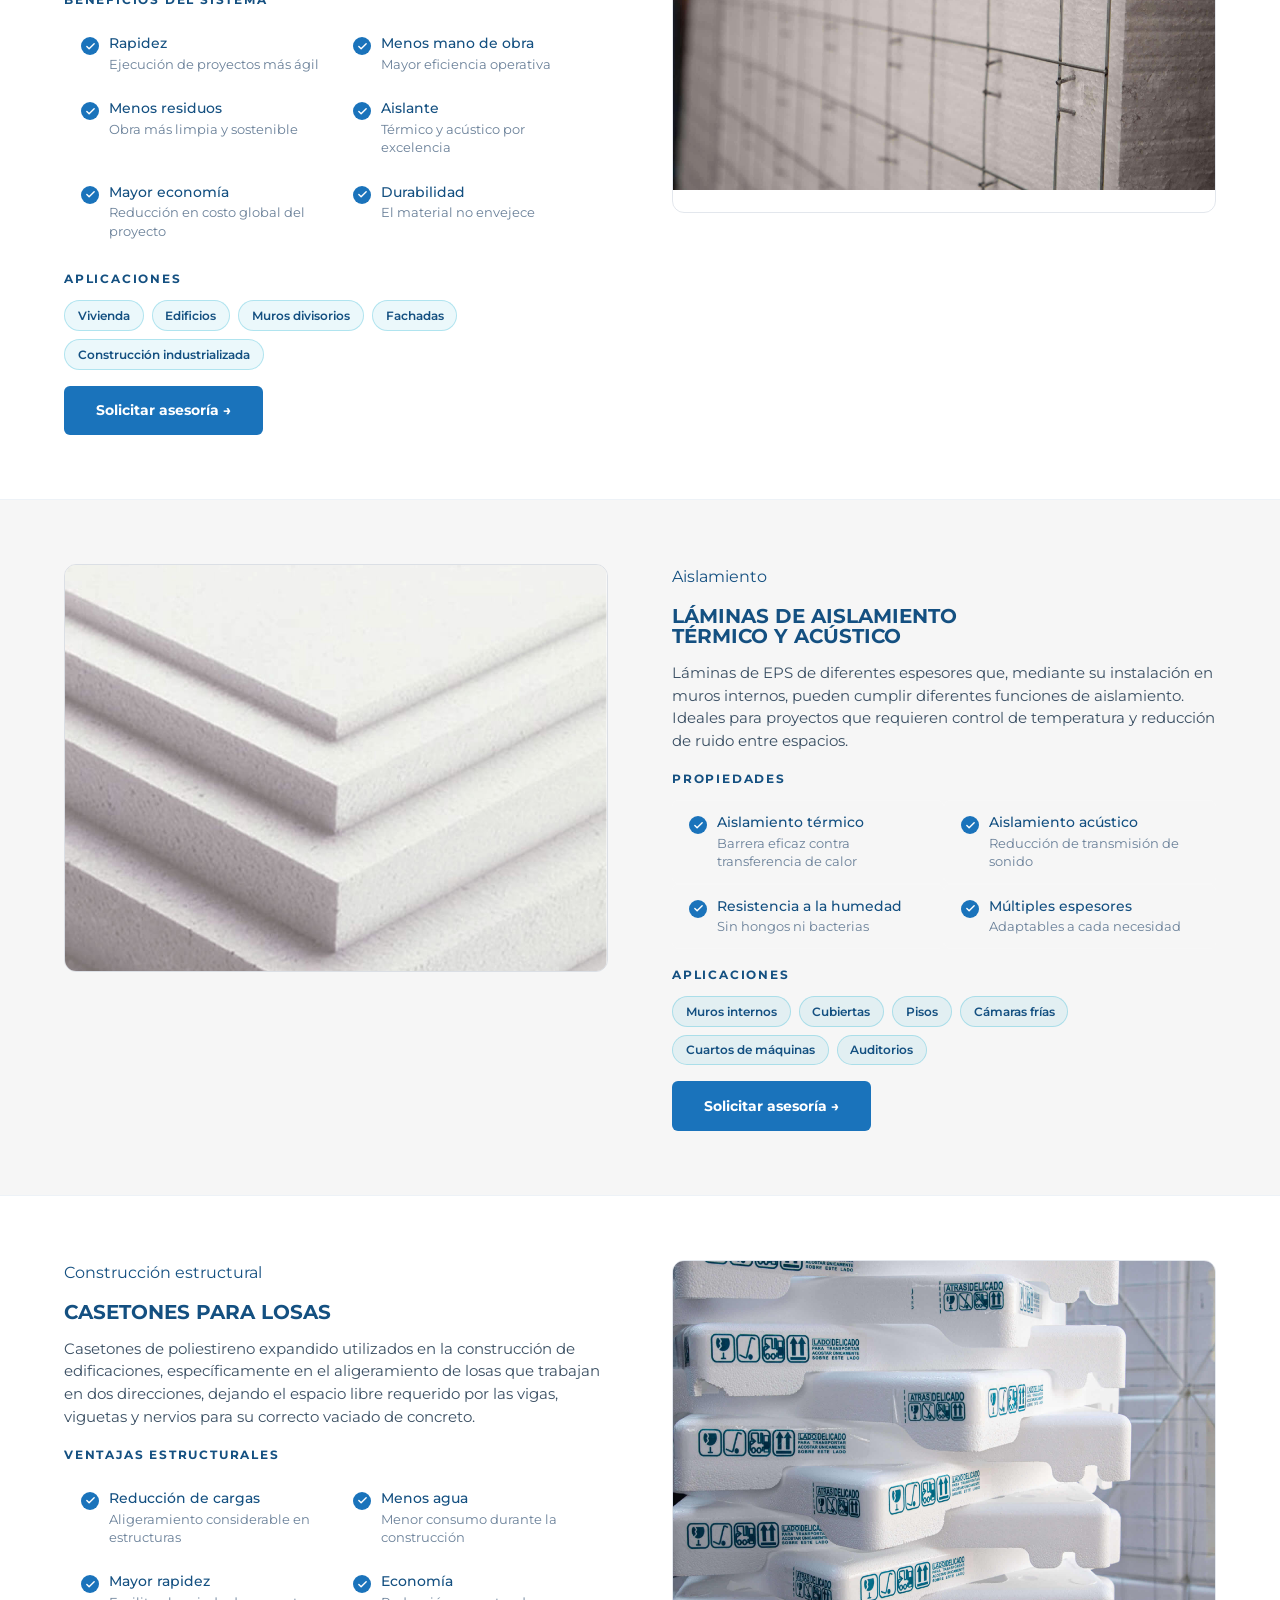
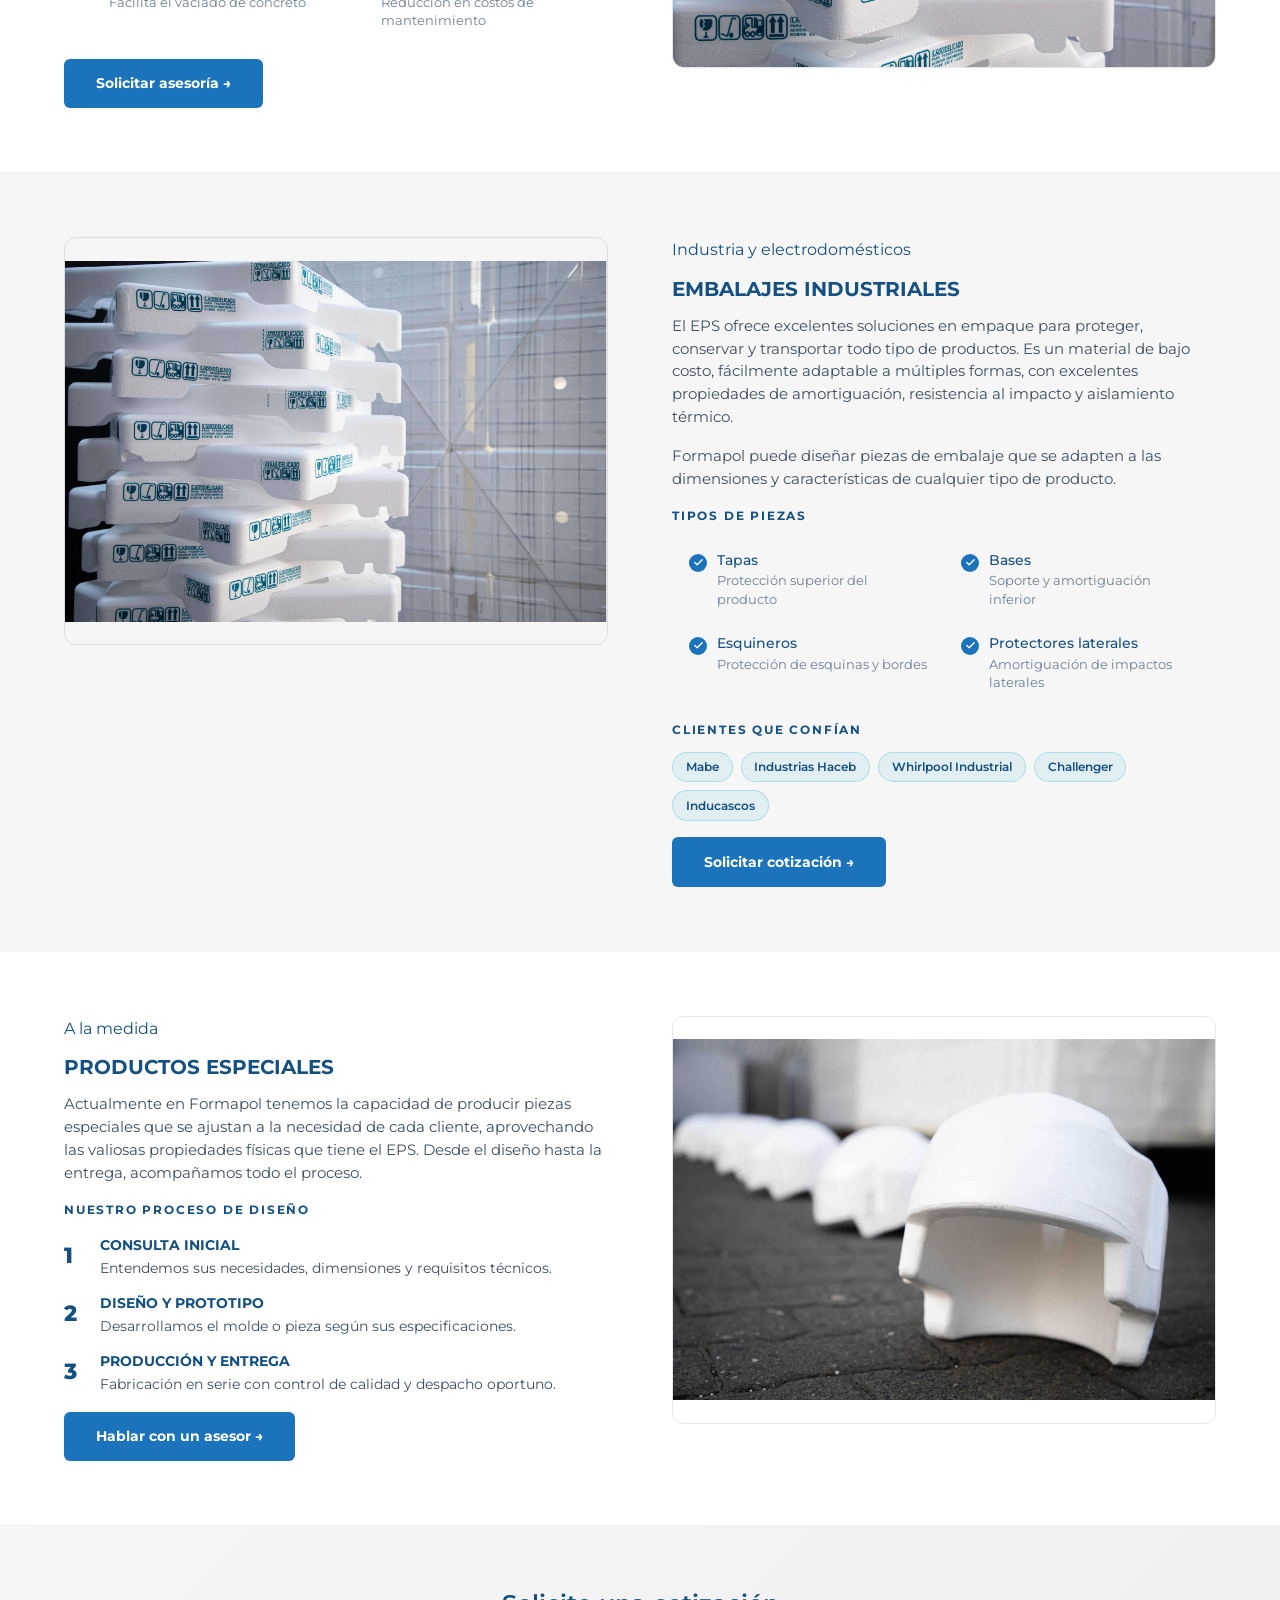
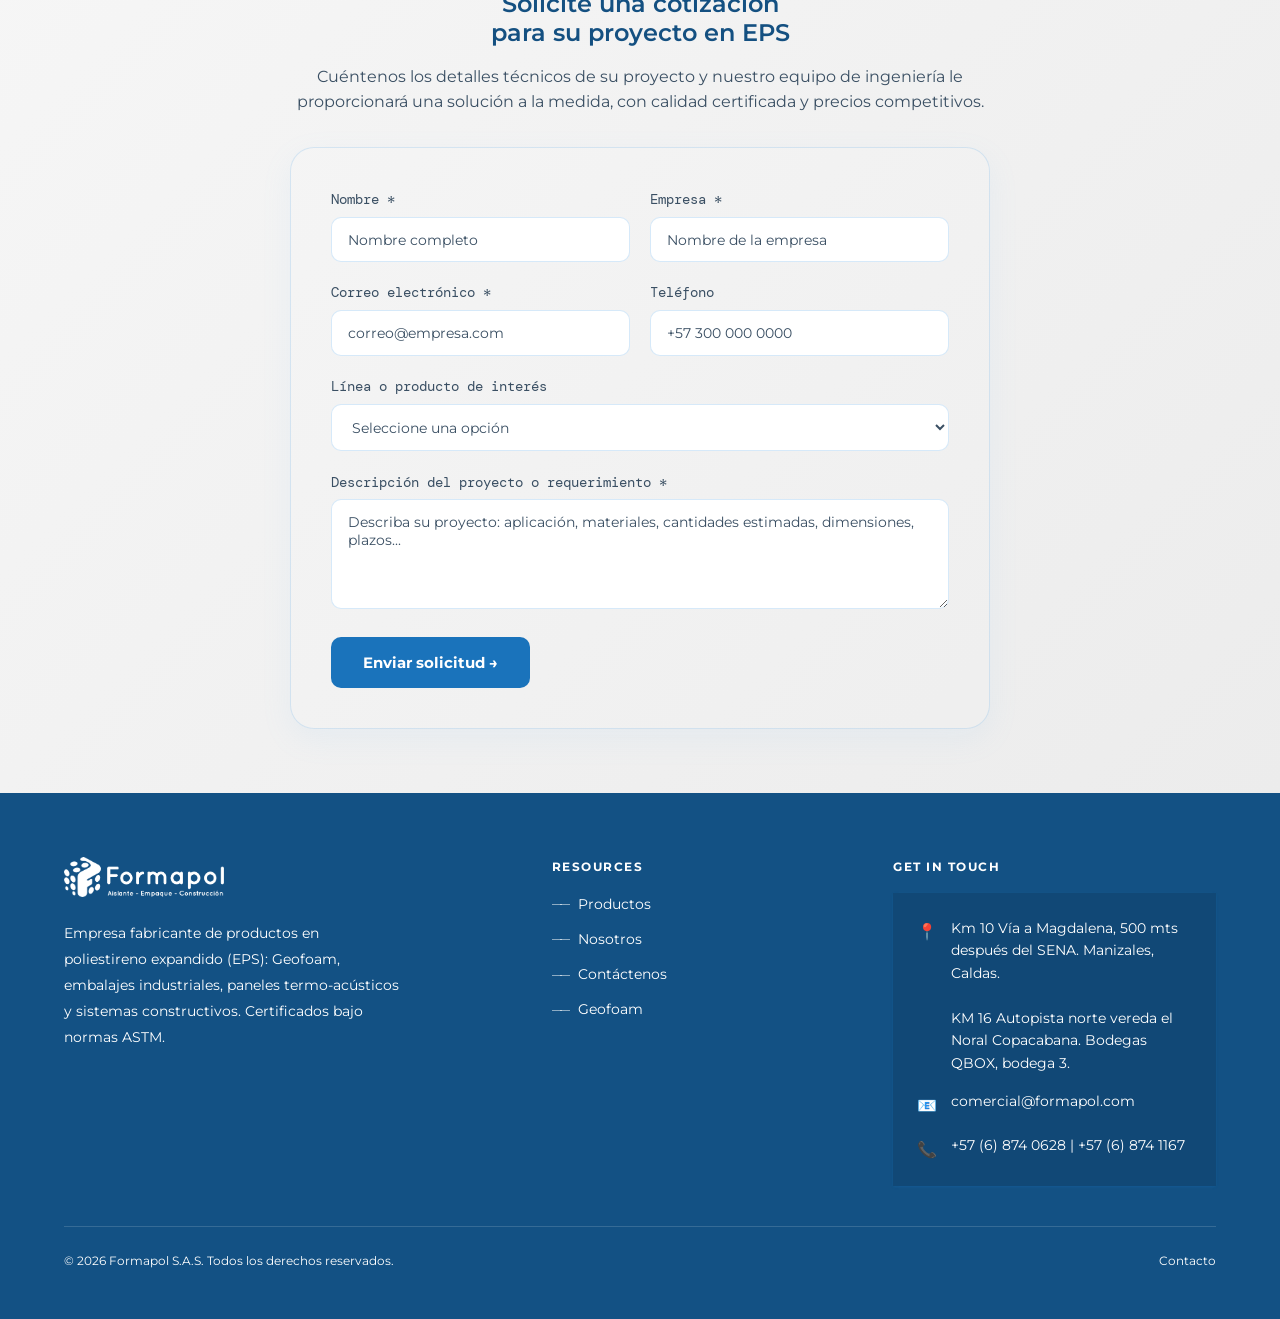
<file: productos.html>
<!DOCTYPE html>
<html lang="es">
<head>
  <link rel="icon" type="image/png" sizes="32x32" href="images/favicon.ico">
  <link rel="shortcut icon" href="images/favicon.ico" type="image/x-icon">
  <link rel="apple-touch-icon" sizes="180x180" href="images/favicon.ico">
  <meta charset="UTF-8" />
  <meta name="viewport" content="width=device-width, initial-scale=1.0" />
  <title>Productos EPS – Geofoam, Embalajes, Paneles | Formapol S.A.S.</title>
  <meta name="description" content="Catálogo de productos Formapol: Geofoam, panel ligero para muro, láminas de aislamiento térmico, casetones para losas, embalajes industriales y productos especiales en EPS." />
  <link rel="canonical" href="https://www.formapol.com/productos.html" />
  <link rel="preconnect" href="https://fonts.googleapis.com" />
  <link rel="preconnect" href="https://fonts.gstatic.com" crossorigin />
  <link href="https://fonts.googleapis.com/css2?family=Montserrat:wght@300;400;500;600&family=DM+Mono:wght@400;500&display=swap" rel="stylesheet" />
  <link rel="stylesheet" href="shared.css" />
  <link rel="stylesheet" href="css/productos.css" />
  <script src="components.js"></script>
</head>
<body>

<site-nav></site-nav>

<div class="page-hero">
  <div class="page-hero-inner">
    <span class="section-tag">Catálogo completo</span>
    <h1 class="page-title">Nuestros<br>Productos</h1>
    <p class="page-subtitle">Seis líneas de producción en EPS certificadas bajo normas ASTM y estándares internacionales, adaptadas a las necesidades de cada proyecto.</p>
  </div>
</div>

<nav class="filter-nav" aria-label="Filtro de productos">
  <a href="#geofoam" class="filter-btn">Geofoam</a>
  <a href="#panel-muro" class="filter-btn">Panel ligero</a>
  <a href="#laminas" class="filter-btn">Láminas de aislamiento</a>
  <a href="#casetones" class="filter-btn">Casetones</a>
  <a href="#embalajes" class="filter-btn">Embalajes</a>
  <a href="#especiales" class="filter-btn">Productos especiales</a>
</nav>

<!-- GEOFOAM -->
<section class="product-section" id="geofoam">
  <div class="product-layout">
    <div class="product-visual">
      <img src="images/16.jpg" alt="Geofoam" class="product-image" />
    </div>
    <div class="product-info">
      <span class="section-tag">Infraestructura vial</span>
      <h2 class="product-name">Geofoam</h2>
      <p class="product-desc">El sistema GEOFOAM consiste en reemplazar el tradicional lleno compactado de material seleccionado por bloques de EPS de alta densidad, especialmente cuando se cuenta con terrenos de pobre capacidad portante y/o cuando se requieren mayores rendimientos en la ejecución de obras viales, paisajísticas, contingencias y urgencias manifiestas.</p>

      <div>
        <p style="font-family:var(--font-head);font-size:0.75rem;font-weight:700;letter-spacing:0.15em;text-transform:uppercase;color:var(--c-orange);margin-bottom:0.75rem;">Especificaciones</p>
        <table class="spec-table">
          <tr><td>Densidades</td><td>Adaptables al proyecto</td></tr>
        </table>
      </div>

      <div>
        <p style="font-family:var(--font-head);font-size:0.75rem;font-weight:700;letter-spacing:0.15em;text-transform:uppercase;color:var(--c-orange);margin-bottom:0.75rem;">Ventajas</p>
        <div class="props-grid">
          <div class="prop-item"><span class="prop-icon"></span><div class="prop-text"><strong>Mayor rendimiento</strong>Sin maquinaria pesada de compactación</div></div>
          <div class="prop-item"><span class="prop-icon"></span><div class="prop-text"><strong>Peso reducido</strong>98% menos peso que llenos tradicionales</div></div>
          <div class="prop-item"><span class="prop-icon"></span><div class="prop-text"><strong>Fácil instalación</strong>Manipulación manual sin equipos especiales</div></div>
          <div class="prop-item"><span class="prop-icon"></span><div class="prop-text"><strong>Medidas adaptables</strong>Dimensiones y densidades a la medida del proyecto</div></div>
        </div>
      </div>

      <div>
        <p style="font-family:var(--font-head);font-size:0.75rem;font-weight:700;letter-spacing:0.15em;text-transform:uppercase;color:var(--c-orange);margin-bottom:0.75rem;">Aplicaciones</p>
        <div class="applications">
          <span class="app-tag">Obras viales</span>
          <span class="app-tag">Viaductos</span>
          <span class="app-tag">Contingencias</span>
          <span class="app-tag">Suelos blandos</span>
        </div>
      </div>

      <a href="contacto.html?producto=Geofoam" class="btn-cta">Solicitar asesoría →</a>
    </div>
  </div>
</section>

<!-- PANEL LIGERO -->
<section class="product-section" id="panel-muro">
  <div class="product-layout reverse">
    <div class="product-visual">
      <img src="images/17.jpg" alt="Panel ligero" class="product-image" />
    </div>
    <div class="product-info">
      <span class="section-tag">Sistema constructivo</span>
      <h2 class="product-name">Panel Ligero para Muro</h2>
      <p class="product-desc">Consiste en reemplazar la forma tradicional de construir viviendas y edificios por sistemas tecnificados e industrializados que permitan mejorar el rendimiento, la calidad, eficiencia, confort y minimizar los residuos en las obras de construcción.</p>

      <div>
        <p style="font-family:var(--font-head);font-size:0.75rem;font-weight:700;letter-spacing:0.15em;text-transform:uppercase;color:var(--c-orange);margin-bottom:0.75rem;">Beneficios del sistema</p>
        <div class="props-grid">
          <div class="prop-item"><span class="prop-icon"></span><div class="prop-text"><strong>Rapidez</strong>Ejecución de proyectos más ágil</div></div>
          <div class="prop-item"><span class="prop-icon"></span><div class="prop-text"><strong>Menos mano de obra</strong>Mayor eficiencia operativa</div></div>
          <div class="prop-item"><span class="prop-icon"></span><div class="prop-text"><strong>Menos residuos</strong>Obra más limpia y sostenible</div></div>
          <div class="prop-item"><span class="prop-icon"></span><div class="prop-text"><strong>Aislante</strong>Térmico y acústico por excelencia</div></div>
          <div class="prop-item"><span class="prop-icon"></span><div class="prop-text"><strong>Mayor economía</strong>Reducción en costo global del proyecto</div></div>
          <div class="prop-item"><span class="prop-icon"></span><div class="prop-text"><strong>Durabilidad</strong>El material no envejece</div></div>
        </div>
      </div>

      <div>
        <p style="font-family:var(--font-head);font-size:0.75rem;font-weight:700;letter-spacing:0.15em;text-transform:uppercase;color:var(--c-orange);margin-bottom:0.75rem;">Aplicaciones</p>
        <div class="applications">
          <span class="app-tag">Vivienda</span>
          <span class="app-tag">Edificios</span>
          <span class="app-tag">Muros divisorios</span>
          <span class="app-tag">Fachadas</span>
          <span class="app-tag">Construcción industrializada</span>
        </div>
      </div>

      <a href="contacto.html?producto=Panel+ligero" class="btn-cta">Solicitar asesoría →</a>
    </div>
  </div>
</section>

<!-- LÁMINAS -->
<section class="product-section" id="laminas">
  <div class="product-layout">
    <div class="product-visual">
      <img src="images/18.jpg" alt="Láminas de aislamiento" class="product-image" />
    </div>
    <div class="product-info">
      <span class="section-tag">Aislamiento</span>
      <h2 class="product-name">Láminas de Aislamiento<br>Térmico y Acústico</h2>
      <p class="product-desc">Láminas de EPS de diferentes espesores que, mediante su instalación en muros internos, pueden cumplir diferentes funciones de aislamiento. Ideales para proyectos que requieren control de temperatura y reducción de ruido entre espacios.</p>

      <div>
        <p style="font-family:var(--font-head);font-size:0.75rem;font-weight:700;letter-spacing:0.15em;text-transform:uppercase;color:var(--c-orange);margin-bottom:0.75rem;">Propiedades</p>
        <div class="props-grid">
          <div class="prop-item"><span class="prop-icon"></span><div class="prop-text"><strong>Aislamiento térmico</strong>Barrera eficaz contra transferencia de calor</div></div>
          <div class="prop-item"><span class="prop-icon"></span><div class="prop-text"><strong>Aislamiento acústico</strong>Reducción de transmisión de sonido</div></div>
          <div class="prop-item"><span class="prop-icon"></span><div class="prop-text"><strong>Resistencia a la humedad</strong>Sin hongos ni bacterias</div></div>
          <div class="prop-item"><span class="prop-icon"></span><div class="prop-text"><strong>Múltiples espesores</strong>Adaptables a cada necesidad</div></div>
        </div>
      </div>

      <div>
        <p style="font-family:var(--font-head);font-size:0.75rem;font-weight:700;letter-spacing:0.15em;text-transform:uppercase;color:var(--c-orange);margin-bottom:0.75rem;">Aplicaciones</p>
        <div class="applications">
          <span class="app-tag">Muros internos</span>
          <span class="app-tag">Cubiertas</span>
          <span class="app-tag">Pisos</span>
          <span class="app-tag">Cámaras frías</span>
          <span class="app-tag">Cuartos de máquinas</span>
          <span class="app-tag">Auditorios</span>
        </div>
      </div>

      <a href="contacto.html?producto=Laminas+aislamiento" class="btn-cta">Solicitar asesoría →</a>
    </div>
  </div>
</section>

<!-- CASETONES -->
<section class="product-section" id="casetones">
  <div class="product-layout reverse">
    <div class="product-visual">
      <img src="images/20.jpg" alt="Casetones para losas" class="product-image" />
    </div>
    <div class="product-info">
      <span class="section-tag">Construcción estructural</span>
      <h2 class="product-name">Casetones para Losas</h2>
      <p class="product-desc">Casetones de poliestireno expandido utilizados en la construcción de edificaciones, específicamente en el aligeramiento de losas que trabajan en dos direcciones, dejando el espacio libre requerido por las vigas, viguetas y nervios para su correcto vaciado de concreto.</p>

      <div>
        <p style="font-family:var(--font-head);font-size:0.75rem;font-weight:700;letter-spacing:0.15em;text-transform:uppercase;color:var(--c-orange);margin-bottom:0.75rem;">Ventajas estructurales</p>
        <div class="props-grid">
          <div class="prop-item"><span class="prop-icon"></span><div class="prop-text"><strong>Reducción de cargas</strong>Aligeramiento considerable en estructuras</div></div>
          <div class="prop-item"><span class="prop-icon"></span><div class="prop-text"><strong>Menos agua</strong>Menor consumo durante la construcción</div></div>
          <div class="prop-item"><span class="prop-icon"></span><div class="prop-text"><strong>Mayor rapidez</strong>Facilita el vaciado de concreto</div></div>
          <div class="prop-item"><span class="prop-icon"></span><div class="prop-text"><strong>Economía</strong>Reducción en costos de mantenimiento</div></div>
        </div>
      </div>

      <a href="contacto.html?producto=Casetones" class="btn-cta">Solicitar asesoría →</a>
    </div>
  </div>
</section>

<!-- EMBALAJES -->
<section class="product-section" id="embalajes">
  <div class="product-layout">
    <div class="product-visual">
      <img src="images/11.jpg" alt="Embalajes industriales" class="product-image" />
    </div>
    <div class="product-info">
      <span class="section-tag">Industria y electrodomésticos</span>
      <h2 class="product-name">Embalajes Industriales</h2>
      <p class="product-desc">El EPS ofrece excelentes soluciones en empaque para proteger, conservar y transportar todo tipo de productos. Es un material de bajo costo, fácilmente adaptable a múltiples formas, con excelentes propiedades de amortiguación, resistencia al impacto y aislamiento térmico.</p>
      <p class="product-desc">Formapol puede diseñar piezas de embalaje que se adapten a las dimensiones y características de cualquier tipo de producto.</p>

      <div>
        <p style="font-family:var(--font-head);font-size:0.75rem;font-weight:700;letter-spacing:0.15em;text-transform:uppercase;color:var(--c-orange);margin-bottom:0.75rem;">Tipos de piezas</p>
        <div class="props-grid">
          <div class="prop-item"><span class="prop-icon"></span><div class="prop-text"><strong>Tapas</strong>Protección superior del producto</div></div>
          <div class="prop-item"><span class="prop-icon"></span><div class="prop-text"><strong>Bases</strong>Soporte y amortiguación inferior</div></div>
          <div class="prop-item"><span class="prop-icon"></span><div class="prop-text"><strong>Esquineros</strong>Protección de esquinas y bordes</div></div>
          <div class="prop-item"><span class="prop-icon"></span><div class="prop-text"><strong>Protectores laterales</strong>Amortiguación de impactos laterales</div></div>
        </div>
      </div>

      <div>
        <p style="font-family:var(--font-head);font-size:0.75rem;font-weight:700;letter-spacing:0.15em;text-transform:uppercase;color:var(--c-orange);margin-bottom:0.75rem;">Clientes que confían</p>
        <div class="applications">
          <span class="app-tag">Mabe</span>
          <span class="app-tag">Industrias Haceb</span>
          <span class="app-tag">Whirlpool Industrial</span>
          <span class="app-tag">Challenger</span>
          <span class="app-tag">Inducascos</span>
        </div>
      </div>

      <a href="contacto.html?producto=Embalajes" class="btn-cta">Solicitar cotización →</a>
    </div>
  </div>
</section>

<!-- ESPECIALES -->
<section class="product-section" id="especiales">
  <div class="product-layout reverse">
    <div class="product-visual">
      <img src="images/21.jpg" alt="Productos especiales en EPS" class="product-image" />
    </div>
    <div class="product-info">
      <span class="section-tag">A la medida</span>
      <h2 class="product-name">Productos Especiales</h2>
      <p class="product-desc">Actualmente en Formapol tenemos la capacidad de producir piezas especiales que se ajustan a la necesidad de cada cliente, aprovechando las valiosas propiedades físicas que tiene el EPS. Desde el diseño hasta la entrega, acompañamos todo el proceso.</p>

      <div>
        <p style="font-family:var(--font-head);font-size:0.75rem;font-weight:700;letter-spacing:0.15em;text-transform:uppercase;color:var(--c-orange);margin-bottom:0.75rem;">Nuestro proceso de diseño</p>
        <div style="display:flex;flex-direction:column;gap: 10px;align-content: center;">
          <div style="display:flex;gap: 0;align-items: center;">
            <span style="font-family:var(--font-head);font-size: 22px;font-weight:800;color:var(--c-orange);line-height:1;min-width:36px;">1</span>
            <div><strong style="font-family:var(--font-head);font-size: 14px;text-transform:uppercase;">Consulta inicial</strong><p style="font-size: 14px;color:var(--c-gray-700);margin-top: 0;">Entendemos sus necesidades, dimensiones y requisitos técnicos.</p></div>
          </div>
          <div style="display:flex;gap: 0;align-items: center;">
            <span style="font-family:var(--font-head);font-size: 22px;font-weight:800;color:var(--c-orange);line-height:1;min-width:36px;">2</span>
            <div><strong style="font-family:var(--font-head);font-size: 14px;text-transform:uppercase;">Diseño y prototipo</strong><p style="font-size: 14px;color:var(--c-gray-700);margin-top: 0;">Desarrollamos el molde o pieza según sus especificaciones.</p></div>
          </div>
          <div style="display:flex;gap: 0;align-items: center;">
            <span style="font-family:var(--font-head);font-size: 22px;font-weight:800;color:var(--c-orange);line-height:1;min-width:36px;">3</span>
            <div><strong style="font-family:var(--font-head);font-size: 14px;text-transform:uppercase;">Producción y entrega</strong><p style="font-size: 14px;color:var(--c-gray-700);margin-top: 0;">Fabricación en serie con control de calidad y despacho oportuno.</p></div>
          </div>
        </div>
      </div>

      <a href="contacto.html?producto=Especiales" class="btn-cta">Hablar con un asesor →</a>
    </div>
  </div>
</section>

<section class="cta-parallax" id="contacto">
  <div class="cta-parallax-inner">
    <h2>Solicite una cotización<br>para su proyecto en EPS</h2>
    <p>Cuéntenos los detalles técnicos de su proyecto y nuestro equipo de ingeniería le proporcionará una solución a la medida, con calidad certificada y precios competitivos.</p>
    <div class="formulario">
      <form class="cta-form" id="ctaForm" action="enviar.php" method="POST" novalidate>
        <input type="hidden" name="origen" value="home">
        <div class="cta-form-row">
          <div class="cta-form-group">
            <label for="cf-nombre">Nombre *</label>
            <input type="text" id="cf-nombre" name="nombre" placeholder="Nombre completo" required />
          </div>
          <div class="cta-form-group">
            <label for="cf-empresa">Empresa *</label>
            <input type="text" id="cf-empresa" name="empresa" placeholder="Nombre de la empresa" required />
          </div>
        </div>
        <div class="cta-form-row">
          <div class="cta-form-group">
            <label for="cf-email">Correo electrónico *</label>
            <input type="email" id="cf-email" name="email" placeholder="correo@empresa.com" required />
          </div>
          <div class="cta-form-group">
            <label for="cf-telefono">Teléfono</label>
            <input type="tel" id="cf-telefono" name="telefono" placeholder="+57 300 000 0000" />
          </div>
        </div>
        <div class="cta-form-group">
          <label for="cf-producto">Línea o producto de interés</label>
          <select id="cf-producto" name="producto">
            <option value="">Seleccione una opción</option>
            <option value="Geofoam">Geofoam</option>
            <option value="Panel muro">Panel ligero para muro</option>
            <option value="Laminas aislamiento">Láminas de aislamiento</option>
            <option value="Casetones">Casetones para losas</option>
            <option value="Embalajes">Embalajes industriales</option>
            <option value="Productos especiales">Productos especiales</option>
            <option value="Otro">Otro / No sé todavía</option>
          </select>
        </div>
        <div class="cta-form-group">
          <label for="cf-mensaje">Descripción del proyecto o requerimiento *</label>
          <textarea id="cf-mensaje" name="mensaje" placeholder="Describa su proyecto: aplicación, materiales, cantidades estimadas, dimensiones, plazos..." required></textarea>
        </div>
        <button type="submit" class="cta-form-btn" id="ctaSubmitBtn">Enviar solicitud →</button>
        <div id="ctaFormMsg" style="display:none;padding:0.85rem 1rem;border-radius:var(--radius);font-size:0.88rem;text-align:center;"></div>
      </form>
    </div>
  </div>
</section>

<site-footer></site-footer>
</body>
</html>
</file>
<file: shared.css>
/* ── RESET & TOKENS ─────────────────────────────────────────────────────────── */
*, *::before, *::after { box-sizing: border-box; margin: 0; padding: 0; }
:root {
  --c-blue: #1a73bb;
  --c-blue-mid: #1F86DB;
  --c-blue-light: #c3b9e2;
  --c-cyan: #a8a8c8;
  --c-cyan-light: #9CD4FF;
  --c-dark:#145081;
  --c-dark-high: rgb(13, 37, 62);
  --c-gray-900: #1C2B3A;
  --c-gray-700: #3A4F63;
  --c-gray-500: #6A8099;
  --c-gray-300: #B8C8D8;
  --c-gray-100: #EDF2F7;
  --c-gray-50: #F6F6F6;
  --c-white: #FFFFFF;
  --font-sans: 'Montserrat', sans-serif;
  --font-mono: 'DM Mono', monospace;
  --radius: 6px;
  --radius-lg: 12px;
  --transition: 0.2s ease;
  --shadow-sm: 0 1px 3px rgba(31,134,219,0.10), 0 1px 2px rgba(31,134,219,0.07);
  --shadow-md: 0 4px 16px rgba(31,134,219,0.15);
  --shadow-lg: 0 8px 32px rgba(31,134,219,0.20);
}
html { scroll-behavior: smooth; }
body { font-family: var(--font-sans); background: var(--c-white); color: var(--c-dark); font-size: 16px; line-height: 1.6; overflow-x: hidden; }

/* ── HEADER (fixed wrapper) ──────────────────────────────────────────────────── */
.site-header {
  position: fixed; top: 0; left: 0; right: 0; z-index: 100;
}

/* ── TOP INFO BAR ────────────────────────────────────────────────────────────── */
.header-top {
  background: var(--c-dark);
  border-bottom: 1px solid rgba(255,255,255,0.06);
  overflow: hidden;
  max-height: 40px;
  transition: max-height 0.35s ease, opacity 0.35s ease;
  opacity: 1;
}
.site-header.scrolled .header-top {
  max-height: 0;
  opacity: 0;
}
.header-top-inner {
  display: flex; align-items: center; justify-content: space-between;
  padding: 0.4rem 5vw;
}
.header-top-left {
  display: flex; align-items: center; flex-wrap: wrap;
}
.header-top-left span {
  font-size: 0.75rem; color: rgba(255,255,255,0.75);
  display: flex; align-items: center; gap: 0.35rem; white-space: nowrap;
  padding: 0 1rem;
}
.header-top-left span:first-child { padding-left: 0; }
.header-top-left span + span {
  border-left: 1px solid rgba(255,255,255,0.18);
}
.header-top-left span svg { flex-shrink: 0; opacity: 0.8; }
.header-top-left a { color: inherit; text-decoration: none; }
.header-top-left a:hover { color: var(--c-white); }

/* ── NAV ────────────────────────────────────────────────────────────────────── */
nav {
  position: relative;
  display: flex;
  align-items: center;
  justify-content: space-between;
  padding: 0 5vw;
  height: 68px;
  background: rgba(255,255,255,0.96);
  backdrop-filter: blur(12px);
  border-bottom: 1px solid rgba(31,134,219,0.15);
}
.nav-logo { display: flex; align-items: center; gap: 0.6rem; text-decoration: none; }
.nav-logo-mark { width: 185px; }
.nav-logo-mark img { max-width: 100%; }
.nav-logo-text { font-size: 1.1rem; font-weight: 600; color: var(--c-blue); letter-spacing: -0.01em; }
.nav-logo-text span { color: var(--c-cyan); }
.nav-links { display: flex; gap: 0.25rem; list-style: none; align-items: center; }
.nav-links a {
  font-size: 0.875rem; font-weight: 500; color: var(--c-gray-700);
  text-decoration: none; padding: 0.45rem 0.85rem; border-radius: var(--radius);
  transition: background var(--transition), color var(--transition);
}
.nav-links a:hover { background: var(--c-gray-100); color: var(--c-blue); }
.nav-links a.active { color: var(--c-blue); }
.nav-cta { background: var(--c-blue) !important; color: var(--c-white) !important; padding: 0.5rem 1.2rem !important; border-radius: var(--radius) !important; font-weight: 500 !important; }
.nav-cta:hover { background: var(--c-blue-mid) !important; }
.hamburger { display: none; flex-direction: column; gap: 5px; cursor: pointer; background: none; border: none; padding: 4px; }
.hamburger span { display: block; width: 22px; height: 2px; background: var(--c-blue); border-radius: 2px; }

/* ── CTA FORM (fondo oscuro — reutilizable en todas las páginas) ─────────────── */
.cta-form {
  background: rgba(255,255,255,0.07);
  border: 1px solid rgba(255,255,255,0.15);
  border-radius: var(--radius-lg);
  padding: 2rem;
  max-width: 680px;
  margin: 2rem auto 0;
  text-align: left;
  display: flex;
  flex-direction: column;
  gap: 1rem;
}
.cta-form-row { display: grid; grid-template-columns: 1fr 1fr; gap: 1rem; }
.cta-form-group { display: flex; flex-direction: column; gap: 0.35rem; }
.cta-form-group label {
  font-family: var(--font-mono);
}
.cta-form-group input,
.cta-form-group select,
.cta-form-group textarea {
  background: rgba(255,255,255,0.1);
  border: 1.5px solid rgba(255,255,255,0.2);
  border-radius: var(--radius);
  padding: 0.75rem 1rem;
  color: var(--c-white);
  font-family: var(--font-sans); font-size: 0.875rem;
  transition: border-color var(--transition);
  width: 100%;
}
.cta-form-group input::placeholder,
.cta-form-group textarea::placeholder { color: rgba(255,255,255,0.35); }
.cta-form-group select option { background: var(--c-dark); color: var(--c-white); }
.cta-form-group input:focus,
.cta-form-group select:focus,
.cta-form-group textarea:focus {
  outline: none;
  border-color: var(--c-cyan);
  box-shadow: 0 0 0 3px rgba(107,184,245,0.15);
}
.cta-form-group textarea { resize: vertical; min-height: 90px; }
.cta-form-btn {
  background: var(--c-white); color: var(--c-blue);
  font-family: var(--font-sans); font-size: 0.9rem; font-weight: 600;
  border: none; padding: 0.9rem 2rem; border-radius: var(--radius);
  cursor: pointer; transition: opacity var(--transition), transform var(--transition);
  align-self: flex-start;
}
.cta-form-btn:hover { opacity: 0.9; transform: translateY(-1px); }
.cta-form-note { font-size: 0.78rem; color: rgba(255,255,255,0.4); margin: 0; text-align: center; }
.cta-form-msg { display: none; padding: 0.85rem 1rem; border-radius: var(--radius); font-size: 0.88rem; text-align: center; }
@media (max-width: 600px) {
  .cta-form-row { grid-template-columns: 1fr; }
  .cta-form-btn { width: 100%; justify-content: center; }
}

/* ── SECTION LABEL & BREADCRUMB ─────────────────────────────────────────────── */
.section-label { display: inline-flex; align-items: center; gap: 0.5rem; font-family: var(--font-mono); font-size: 0.72rem; font-weight: 500; letter-spacing: 0.12em; text-transform: uppercase; color: var(--c-cyan); margin-bottom: 1rem; }
.section-label::before { content: '//'; font-weight: 400; opacity: 0.6; }
.breadcrumb { display: flex; align-items: center; gap: 0.5rem; font-family: var(--font-mono); font-size: 0.68rem; letter-spacing: 0.1em; text-transform: uppercase; color: rgba(255,255,255,0.35); margin-bottom: 1.5rem; }
.breadcrumb a { color: rgba(255,255,255,0.35); text-decoration: none; }
.breadcrumb span { color: var(--c-cyan); }
.page-title { font-size: clamp(2.5rem, 5vw, 4rem); font-weight: 600; letter-spacing: -0.03em; color: var(--c-white); line-height: 1.05; margin-bottom: 1.2rem; }
.page-subtitle { font-size: 1rem; font-weight: 300; color: rgba(255,255,255,0.6); line-height: 1.75; }

/* ── CTA SECTION ────────────────────────────────────────────────────────────── */
.cta-section { background: linear-gradient(135deg, var(--c-blue) 0%, var(--c-dark) 100%); padding: 4rem 5vw; text-align: center; }
.cta-section h2 { font-size: clamp(1.8rem, 3.5vw, 2.8rem); font-weight: 600; color: var(--c-white); letter-spacing: -0.02em; margin-bottom: 1rem; }
.cta-section p { font-size: 0.95rem; color: rgba(255,255,255,0.6); max-width: 480px; margin: 0 auto 2rem; }
.btn-cta-white { display: inline-flex; align-items: center; gap: 0.5rem; background: var(--c-white); color: var(--c-blue); font-size: 0.9rem; font-weight: 600; text-decoration: none; padding: 0.85rem 2rem; border-radius: var(--radius); transition: opacity var(--transition); }
.btn-cta-white:hover { opacity: 0.92; }

/* ── CTA PARALLAX + FORMULARIO DE COTIZACIÓN ─────────────────────────────── */
.cta-parallax {
    background: linear-gradient(135deg, #F6F6F6 0%, #ececec 100%);
    padding: 4rem 5vw;
    text-align: center;
    position: relative;
    overflow: hidden;
}
.cta-parallax-inner {
    position: relative;
    z-index: 1;
}
.cta-parallax h2 {
    font-size: 24px;
    font-weight: 600;
    color: var(--c-dark);
    line-height: 1.2;
    margin-bottom: 1rem;
}
.cta-parallax p {
    font-size: 1rem;
    color: var(--c-gray-700);
    max-width: 720px;
    margin: 0 auto;
}
.formulario {
    margin-top: 2rem;
}
.cta-form {
    background: rgb(255 255 255 / 11%);
    border: 1px solid rgba(31, 134, 219, 0.15);
    border-radius: 24px;
    padding: 2.5rem;
    max-width: 700px;
    margin: 0 auto;
    text-align: left;
    display: flex;
    flex-direction: column;
    gap: 1.2rem;
    box-shadow: 0 10px 30px rgb(142 197 243 / 10%);
}
.cta-form-row {
    display: grid;
    grid-template-columns: 1fr 1fr;
    gap: 1.2rem;
}
.cta-form-group {
    display: flex;
    flex-direction: column;
    gap: 0.4rem;
}
.cta-form-group label {
    font-family: var(--font-mono);
    font-size: 14px;
    color: var(--c-gray-700);
}
.cta-form-group input,
.cta-form-group select,
.cta-form-group textarea {
    background: #ffffff;
    border: 1.5px solid rgba(31, 134, 219, 0.18);
    border-radius: 10px;
    padding: 0.8rem 1rem;
    color: var(--c-gray-700);
    font-family: var(--font-sans);
    font-size: 0.9rem;
    transition: border-color 0.2s ease;
}
.cta-form-group input::placeholder,
.cta-form-group textarea::placeholder {
    color: var(--c-gray-700);
}
.cta-form-group select option {
    background: var(--c-white);
    color: var(--c-dark);
}
.cta-form-group input:focus,
.cta-form-group select:focus,
.cta-form-group textarea:focus {
    outline: none;
    border-color: var(--c-blue);
    box-shadow: 0 0 0 3px rgba(31, 134, 219, 0.15);
}
.cta-form-group textarea {
    resize: vertical;
    min-height: 110px;
}
.cta-form-btn {
    background: var(--c-blue);
    color: var(--c-white);
    font-family: var(--font-sans);
    font-size: 0.95rem;
    font-weight: 700;
    border: none;
    padding: 1rem 2rem;
    border-radius: 10px;
    cursor: pointer;
    transition: opacity 0.2s ease, transform 0.2s ease;
    align-self: flex-start;
    margin-top: 0.5rem;
}
.cta-form-btn:hover {
    opacity: 0.9;
    transform: translateY(-2px);
}
@media (max-width: 720px) {
    .cta-form-row { grid-template-columns: 1fr; }
    .cta-form { padding: 1.5rem; }
}

/* ── FOOTER ─────────────────────────────────────────────────────────────────── */
footer {background: rgb(0, 71, 103);padding: 4rem 5vw 3rem;background: #135184;}
.footer-top {display: grid;grid-template-columns: minmax(240px, 1.5fr) minmax(220px, 1fr) minmax(240px, 1.1fr);gap: 3rem; margin-bottom: 2.5rem;}
.footer-logo { width: 160px; margin-bottom: 1rem; }
.footer-logo img { max-width: 100%; }
.footer-brand p {font-size: 0.9rem;color: #ffffff;line-height: 1.8;max-width: 340px;margin-bottom: 1.5rem;}
.footer-social { display: flex; gap: 0.75rem; }
.footer-social a { width: 42px; height: 42px; display: inline-flex; align-items: center; justify-content: center; border-radius: 12px; background: rgba(15,76,137,0.1); color: var(--c-blue); font-size: 0.95rem; font-weight: 700; text-decoration: none; transition: background var(--transition), color var(--transition); }
.footer-social a:hover { background: rgba(15,76,137,0.16); }
.footer-col h5,
.footer-contact h5 {font-size: 0.78rem;font-weight: 700;text-transform: uppercase;letter-spacing: 0.12em;color: #ffffff;margin-bottom: 1rem;}
.footer-col ul { list-style: none; display: flex; flex-direction: column; gap: 0.8rem; padding: 0; margin: 0; }
.footer-col ul li { display: flex; align-items: center; gap: 0.6rem; }
.footer-col ul li::before {content: '——';font-size: 0.6rem;color: #fff;flex-shrink: 0;letter-spacing: -2px;}
.footer-col ul a {font-size: 0.88rem;color: #fff;text-decoration: none;transition: color var(--transition);}
.footer-col ul a:hover { color: var(--c-blue); }
.footer-contact-box {background: rgba(0, 0, 0, 0.11);padding: 1.5rem;box-shadow: var(--shadow-sm);}
.footer-contact-box .footer-info { display: grid; gap: 1rem; margin: 0; padding: 0; }
.footer-info li { display: flex; gap: 0.85rem; align-items: flex-start; list-style: none; margin: 0; }
.footer-info li span:not(.fi-icon), .footer-info li a {font-size: 0.88rem;color: #fff;text-decoration: none;line-height: 1.6;transition: color var(--transition);}
.footer-info li a:hover { color: var(--c-blue); }
.fi-icon { margin-top: 0.15rem; font-size: 1rem; flex-shrink: 0; }
.footer-bottom {border-top: 1px solid rgba(15,76,137,0.12);padding-top: 1.5rem;display: flex;justify-content: space-between;align-items: center;gap: 1rem;border-top: 1px solid rgba(255, 255, 255, 0.15);}
.footer-bottom p {font-size: 0.78rem;color: #fff;margin: 0;}
.footer-bottom-links { display: flex; gap: 1rem; flex-wrap: wrap; }
.footer-bottom-links a {font-size: 0.78rem;color: #fff;text-decoration: none;transition: color var(--transition);}
.footer-bottom-links a:hover { color: var(--c-blue); }
@media (max-width: 900px) {
  .footer-top { grid-template-columns: 1fr; }
  .footer-bottom { flex-direction: column; align-items: flex-start; }
}
</file>
<file: css/index.css>
﻿/* ═════════════════════════════════════════════════════════════════════════
    HERO SLIDER
══════════════════════════════════════════════════════════ */
.hero-slider-section {
  margin-top: 100px; /* header-top (~32px) + nav (68px) */
}
.hero-swiper { width: 100%; }
.hero-slide {
  min-height: calc(100vh - 100px);
  display: flex; align-items: center;
  position: relative; overflow: hidden;
}
/* Shared photo background for all slides */
.hero-slide {
  background-size: cover;
  background-position: center;
}
.slide-1 {
  background-image: url('../images/1.jpg');
}
.slide-2 {
  background-image: url('../images/2.jpg');
}
/* Dark overlay so text is legible over the photo */
.hero-slide::before {
  content: ''; position: absolute; inset: 0; pointer-events: none;
  background: linear-gradient(100deg, rgba(15, 29, 43, 0.88) 0%, rgba(13,27,42,0.65) 55%, rgba(13,27,42,0.45) 100%);
}
/* Subtle blue glow accent */
.slide-1::after { content: ''; position: absolute; top: -10%; right: -5%; width: 50%; height: 130%; background: radial-gradient(ellipse, rgba(31,134,219,0.2) 0%, transparent 65%); pointer-events: none; }
.slide-2::after { content: ''; position: absolute; bottom: -10%; left: -5%; width: 50%; height: 130%; background: radial-gradient(ellipse, rgba(107,184,245,0.16) 0%, transparent 65%); pointer-events: none; }

/* Slide content */
.slide-content {
  position: relative; z-index: 2;
  padding: 4rem 5vw;
  max-width: 720px;
}
.hero-tag {
  display: inline-flex; align-items: center; gap: 0.6rem;
  font-family: var(--font-mono); font-size: 0.72rem; font-weight: 500;
  letter-spacing: 0.14em; text-transform: uppercase;
  color: var(--c-cyan); margin-bottom: 1.5rem;
}
.hero-tag::before { content: ''; display: block; width: 24px; height: 1px; background: var(--c-cyan); }
.hero-title {
  font-size: clamp(2.4rem, 5vw, 4rem); font-weight: 600;
  line-height: 1.08; letter-spacing: -0.03em;
  color: var(--c-white); margin-bottom: 1.5rem;
  text-transform: uppercase;
}
.hero-title em { color: var(--c-cyan); font-style: normal; }
.hero-subtitle {
  font-size: 1rem; font-weight: 300;
  color: #ffffff;
  line-height: 1.8; margin-bottom: 2.5rem;
}
.hero-actions { display: flex; gap: 1rem; flex-wrap: wrap; }

/* Swiper custom controls */
.hero-swiper .swiper-button-prev,
.hero-swiper .swiper-button-next {
  color: rgba(255,255,255,0.7);
  background: rgba(255,255,255,0.08);
  border: 1px solid rgba(255,255,255,0.15);
  width: 48px; height: 48px; border-radius: 50%;
  transition: background var(--transition), color var(--transition);
}
.hero-swiper .swiper-button-prev:hover,
.hero-swiper .swiper-button-next:hover { background: var(--c-blue); color: #fff; border-color: var(--c-blue); }
.hero-swiper .swiper-button-prev::after,
.hero-swiper .swiper-button-next::after { font-size: 1rem; font-weight: 700; }
.hero-swiper .swiper-pagination-bullet {
  background: rgba(255,255,255,0.4); opacity: 1; width: 8px; height: 8px;
}
.hero-swiper .swiper-pagination-bullet-active { background: var(--c-cyan); width: 24px; border-radius: 4px; }
.btn-primary {
  display: inline-flex;
  align-items: center;
  gap: 0.5rem;
  background: var(--c-blue);
  color: var(--c-white);
  font-size: 14px;
  font-weight: 600;
  /* letter-spacing: 0.08em; */
  /* text-transform: uppercase; */
  text-decoration: none;
  padding: 0.85rem 2rem;
  border-radius: var(--radius);
  transition: background var(--transition), transform var(--transition);
}
.btn-primary:hover {
  background: var(--c-blue-mid);
  transform: translateY(-2px);
}
.btn-secondary {
  display: inline-flex;
  align-items: center;
  gap: 0.5rem;
  background: transparent;
  color: var(--c-white);
  font-size: 14px;
  font-weight: 600;
  /* letter-spacing: 0.08em; */
  /* text-transform: uppercase; */
  text-decoration: none;
  padding: 0.85rem 2rem;
  border: 2px solid var(--c-white);
  border-radius: var(--radius);
  transition: background var(--transition), color var(--transition);
}
.btn-secondary:hover {
  background: var(--c-white);
  color: var(--c-blue);
}
.stats-bar {
  display: grid;
  grid-template-columns: repeat(4, 1fr);
  border-top: 1px solid rgba(255, 255, 255, 0.14);
  background: var(--c-blue);
  padding: 1.2rem 5vw;
}
.stat-item {
  text-align: center;
  border-right: 1px solid rgba(255, 255, 255, 0.16);
}
.stat-item:last-child {
  border-right: none;
}
.stat-num {
  font-size: 2rem;
  font-weight: 800;
  line-height: 1;
  display: block;
  color: var(--c-white);
}
.stat-label {
  font-size: 0.78rem;
  font-weight: 500;
  letter-spacing: 0.05em;
  text-transform: uppercase;
  color: rgba(255, 255, 255, 0.8);
}
.section-tag {
  display: inline-flex;
  align-items: center;
  gap: 0.5rem;
  font-family: var(--font-mono);
  font-size: 0.75rem;
  font-weight: 600;
  letter-spacing: 0.15em;
  text-transform: uppercase;
  color: var(--c-cyan);
  margin-bottom: 1rem;
}
.section-tag::before {
  content: '';
  display: block;
  width: 24px;
  height: 2px;
  background: var(--c-cyan);
}
.section-title {
  font-size: 30px;
  line-height: 1.05;
  font-weight: 600;
  color: var(--c-dark-high);
  margin-bottom: 1.25rem;
}
.section-title-white {
  color: var(--c-white);
}
.eps-section {
  display: grid;
  grid-template-columns: 1fr 1fr;
  gap: 3rem;
  padding: 4rem 5vw;
  position: relative;
  overflow: hidden;
}
.eps-section::before {
  content: '';
  position: absolute;
  inset: 0;
  background: linear-gradient(135deg, rgba(255,255,255,0.55) 0%, rgba(255,255,255,0.55) 100%), url('../images/9.jpg') center/cover no-repeat;
  z-index: 0;
}
.eps-text,
.eps-process {
  position: relative;
  z-index: 1;
}
.eps-text p {
  max-width: 620px;
  font-size: 1rem;
  line-height: 1.8;
  color: var(--c-gray-900);
  margin-bottom: 1rem;
}
.eps-small-steps {
  display: grid;
  grid-template-columns: repeat(3, minmax(0, 1fr));
  gap: 1.25rem;
  margin-top: 2rem;
  position: relative;
  padding-top: 2rem;
}
.eps-small-steps::before {
  content: '';
  position: absolute;
  top: 1.75rem;
  left: 2.5rem;
  right: 2.5rem;
  height: 1px;
  background: rgba(15, 76, 137, 0.16);
}
.eps-step {
  display: grid;
  gap: 1rem;
  padding: 2.25rem 1.4rem 1.5rem;
  border-radius: 0;
  position: relative;
  text-align: left;
  min-height: 220px;
}
.eps-step-num {
  position: absolute;
  top: 0;
  left: 50%;
  transform: translate(-50%, -50%);
  width: 2.25rem;
  height: 2.25rem;
  display: grid;
  place-items: center;
  background: var(--c-blue);
  color: #fff;
  font-family: var(--font-mono);
  font-weight: 700;
  border-radius: 50%;
  box-shadow: 0 10px 24px rgba(15, 76, 137, 0.12);
}
.eps-step-copy h4 {
  margin: 0 0 0.5rem;
  font-size: 13px;
  font-weight: 700;
  color: var(--c-dark);
}
.eps-step-copy p {
  margin: 0;
  font-size: 13px;
  line-height: 1.5;
  color: var(--c-gray-700);
}

@media (max-width: 900px) {
  .eps-small-steps {
    grid-template-columns: 1fr;
    padding-top: 0;
  }
  .eps-small-steps::before {
    display: none;
  }
  .eps-step {
    padding-top: 1.5rem;
  }
  .eps-step-num {
    position: static;
    transform: none;
    justify-self: start;
  }
}
.eps-video-card {
  display: grid;
  grid-template-columns: 1fr;
  gap: 1rem;
  margin-top: 1.5rem;
  background: #ffffff;
  border: 1px solid rgba(15, 76, 137, 0.12);
  border-radius: 24px;
  padding: 1rem;
  box-shadow: var(--shadow-sm);
}
.eps-video-card video {
  width: 100%;
  border-radius: 18px;
  aspect-ratio: 16 / 9;
  object-fit: cover;
  box-shadow: 0 20px 48px rgba(18, 56, 99, 0.08);
}
.eps-video-copy {
  display: grid;
  gap: 0.35rem;
}
.eps-video-copy strong {
  font-size: 1rem;
  color: var(--c-dark);
}
.eps-video-copy p {
  margin: 0;
  color: var(--c-gray-700);
  line-height: 1.75;
  font-size: 0.95rem;
}
.eps-process {
  display: grid;
  padding: 2rem;
  background: #ffffff;
  border-radius: 24px;
  box-shadow: var(--shadow-sm);
}
.eps-benefits {
  display: grid;
  grid-template-columns: 1fr;
  gap: 0.9rem;
}
.eps-benefit {
  display: grid;
  grid-template-columns: 1fr;
  gap: 0.45rem;
  background: #ffffff;
  border: 1px solid rgba(15, 76, 137, 0.12);
  border-radius: 18px;
  padding: 1rem 1.25rem;
}
.eps-benefit h4 {
  margin: 0;
  font-size: 1rem;
  font-weight: 700;
  color: var(--c-dark);
  line-height: 1.3;
}
.eps-benefit p {
  font-size: 0.95rem;
  color: var(--c-gray-700);
  line-height: 1.7;
  margin: 0;
}

@media (max-width: 900px) {
  .eps-benefits {
    grid-template-columns: 1fr;
  }
  .eps-video-card {
    padding: 1rem;
  }
}
.process-step {
  display: grid;
  grid-template-columns: auto 1fr;
  gap: 1rem;
  align-items: start;
  margin-bottom: 1.5rem;
}
.process-step:last-child {
  margin-bottom: 0;
}
.step-num {
  width: 3rem;
  height: 3rem;
  display: grid;
  place-items: center;
  background: var(--c-blue);
  color: white;
  font-family: var(--font-mono);
  font-weight: 700;
  border-radius: 50%;
}
.step-content h4 {
  margin-bottom: 0.35rem;
  font-size: 1rem;
  font-weight: 700;
  color: var(--c-dark-high);
}
.step-content p {
  color: var(--c-gray-700);
  font-size: 0.95rem;
  line-height: 1.7;
}
.products-section {
  padding: 4rem 5vw;
  background: var(--c-white);
}
.products-header {
  display: flex;
  align-items: center;
  justify-content: space-between;
  gap: 2rem;
  margin-bottom: 2.5rem;
}
.products-grid {
  display: grid;
  grid-template-columns: repeat(3, minmax(0, 1fr));
  gap: 1.5rem;
}
.product-card {
  display: grid;
  gap: 1rem;
  background: #ffffff;
  border: 1px solid rgba(15, 76, 137, 0.18);
  border-radius: 5px;
  padding: 1.75rem;
  color: var(--c-dark-high);
  text-decoration: none;
  transition: transform var(--transition), box-shadow var(--transition), border-color var(--transition);
  box-shadow: 0 10px 30px rgba(15, 76, 137, 0.05);
}
.product-card:hover {
  transform: translateY(-4px);
  box-shadow: 0 18px 42px rgba(15, 76, 137, 0.12);
  border-color: var(--c-blue);
}
.product-card-num {
  font-family: var(--font-mono);
  font-size: 0.95rem;
  font-weight: 700;
  color: var(--c-blue);
}
.product-card-icon {
  display: none;
}
.product-card h3 {
  font-size: 17px;
  /* margin-bottom: 0.5rem; */
  color: var(--c-dark-high);
  border-bottom: 1px solid #03BFCB;
}
.product-card p {
  color: var(--c-gray-700);
  font-size: 14px;
  line-height: 1.7;
}
.product-card-link {
  font-weight: bold;
  letter-spacing: 0;
  color: var(--c-blue);
  font-size: 14px;
}
.btn-secondary-dark {
  border-color: rgba(255, 255, 255, 0.5);
}
.cta-banner {
  padding: 4rem 5vw;
  display: flex;
  align-items: center;
  justify-content: space-between;
  gap: 2rem;
  background: linear-gradient(135deg, var(--c-dark-high) 0%, var(--c-blue) 100%);
  border-radius: 32px;
  margin: 0 5vw;
}
.cta-banner h2 {
  color: white;
  font-size: clamp(2rem, 4vw, 2.8rem);
  line-height: 1.05;
}
.cta-banner p {
  color: rgba(255, 255, 255, 0.8);
  margin-top: 0.75rem;
  max-width: 560px;
}
.btn-outline-accent {
  display: inline-flex;
  align-items: center;
  gap: 0.5rem;
  background: transparent;
  color: white;
  border: 2px solid rgba(255, 255, 255, 0.6);
  text-decoration: none;
  padding: 0.9rem 2rem;
  border-radius: 999px;
  font-weight: 700;
  transition: background var(--transition), color var(--transition);
}
.btn-outline-accent:hover {
  background: rgba(255, 255, 255, 0.1);
}
.clients-section,
.obras-section,
.nosotros-section,
.testimonials-section,
.contact-section {
  padding: 4rem 5vw;
}
.clients-section {
  background: var(--c-dark-high);
  color: white;
}
.clients-section p {
  max-width: 720px;
  color: rgba(255, 255, 255, 0.8);
  margin-bottom: 2rem;
}
.clients-grid {
  display: grid;
  grid-template-columns: repeat(5, minmax(0, 1fr));
  gap: 1rem;
}
.client-chip {
  background: rgba(255, 255, 255, 0.08);
  border: 1px solid rgba(255, 255, 255, 0.12);
  border-radius: 999px;
  padding: 1rem 1.25rem;
  text-align: center;
  color: white;
  font-weight: 600;
}
.obras-section {
  background: var(--c-gray-50);
}
.obras-grid {
  display: grid;
  grid-template-columns: repeat(3, minmax(0, 1fr));
  gap: 1.5rem;
}
.obra-card {
  background: white;
  border-radius: 24px;
  padding: 1.5rem;
  display: grid;
  gap: 1rem;
  box-shadow: var(--shadow-sm);
}
.obra-img {
  width: 56px;
  height: 56px;
  display: grid;
  place-items: center;
  background: var(--c-blue);
  color: white;
  border-radius: 18px;
  font-size: 1.5rem;
}
.obra-info h4 {
  font-size: 1rem;
  margin-bottom: 0.35rem;
}
.obra-info span {
  color: var(--c-gray-700);
  font-size: 0.92rem;
}
.nosotros-section {
  display: grid;
  grid-template-columns: 1fr 1fr;
  gap: 3rem;
  background: white;
}
.nosotros-intro p {
  max-width: 520px;
  color: var(--c-gray-700);
}
.nosotros-pillars {
  display: grid;
  gap: 1rem;
}
.pillar {
  background: var(--c-gray-50);
  border: 1px solid rgba(31, 134, 219, 0.12);
  border-radius: 24px;
  overflow: hidden;
}
.pillar-header {
  display: flex;
  align-items: center;
  justify-content: space-between;
  gap: 1rem;
  padding: 1.25rem 1.5rem;
  cursor: pointer;
}
.pillar-header h3 {
  font-size: 1rem;
  font-weight: 700;
  margin: 0;
}
.pillar-toggle {
  width: 2rem;
  height: 2rem;
  display: grid;
  place-items: center;
  background: var(--c-blue);
  color: white;
  border-radius: 50%;
  font-weight: 700;
}
.pillar-body {
  max-height: 0;
  overflow: hidden;
  transition: max-height 0.35s ease;
  padding: 0 1.5rem;
}
.pillar.open .pillar-body {
  max-height: 240px;
  padding-bottom: 1.25rem;
}
.pillar-body p {
  color: var(--c-gray-700);
  line-height: 1.8;
  margin: 0;
}
.testimonials-section {
  background: var(--c-white);
}
.testimonials-grid {
  display: grid;
  grid-template-columns: repeat(3, minmax(0, 1fr));
  gap: 1.5rem;
  margin-top: 2rem;
}
.testimonial-card {
  background: var(--c-gray-50);
  border-radius: 24px;
  padding: 1.8rem;
  display: flex;
  flex-direction: column;
  gap: 1.5rem;
}
.testimonial-text {
  color: var(--c-gray-700);
  line-height: 1.8;
}
.testimonial-author {
  display: flex;
  gap: 1rem;
  align-items: center;
}
.testimonial-avatar {
  width: 48px;
  height: 48px;
  border-radius: 50%;
  background: var(--c-blue);
  color: white;
  display: grid;
  place-items: center;
  font-weight: 700;
}
.testimonial-name {
  font-weight: 700;
}
.testimonial-company {
  color: var(--c-gray-700);
  font-size: 0.9rem;
}
.contact-section {
  background: linear-gradient(135deg, var(--c-dark-high) 0%, var(--c-blue) 100%);
  color: white;
}
.contact-section p {
  max-width: 620px;
  color: rgba(255, 255, 255, 0.85);
}
.contact-grid {
  display: grid;
  grid-template-columns: 1fr 1fr;
  gap: 2rem;
  margin-top: 2.5rem;
}
.contact-info {
  display: grid;
  gap: 1.5rem;
}
.contact-sede {
  background: rgba(255, 255, 255, 0.08);
  padding: 1.5rem;
  border-radius: 24px;
}
.contact-sede h4 {
  margin-bottom: 0.85rem;
}
.contact-sede p {
  line-height: 1.75;
  color: rgba(255, 255, 255, 0.92);
}
.contact-sede a {
  color: var(--c-cyan);
  text-decoration: none;
}
.contact-form {
  background: rgba(255, 255, 255, 0.08);
  border: 1px solid rgba(255, 255, 255, 0.2);
  border-radius: 24px;
  padding: 2rem;
  display: grid;
  gap: 1.2rem;
}
.form-row {
  display: grid;
  grid-template-columns: 1fr 1fr;
  gap: 1rem;
}
.form-group {
  display: flex;
  flex-direction: column;
  gap: 0.5rem;
}
.form-group label {
  font-size: 0.82rem;
  color: rgba(255, 255, 255, 0.9);
}
.form-group input,
.form-group select,
.form-group textarea {
  background: rgba(255, 255, 255, 0.12);
  border: 1px solid rgba(255, 255, 255, 0.25);
  border-radius: 16px;
  padding: 0.95rem 1rem;
  color: white;
  font-size: 0.95rem;
}
.form-group input::placeholder,
.form-group textarea::placeholder {
  color: rgba(255, 255, 255, 0.6);
}
.form-group select {
  color: white;
}
.form-group textarea {
  min-height: 140px;
  resize: vertical;
}
.btn-submit {
  background: var(--c-cyan);
  color: var(--c-dark);
  border: none;
  padding: 1rem 1.5rem;
  border-radius: 999px;
  font-weight: 700;
  text-transform: uppercase;
  cursor: pointer;
  transition: transform var(--transition), opacity var(--transition);
  width: fit-content;
}
.btn-submit:hover {
  opacity: 0.95;
  transform: translateY(-1px);
}

/* ═════════════════════════════════════════════════════════════════════════
    TWO-BLOCKS SECTION — Experticia
═════════════════════════════════════════════════════════════════════════ */
.two-blocks-section {
    background:
        linear-gradient(135deg, rgba(13, 27, 42, 0.82) 0%, rgba(31, 134, 219, 0.18) 100%),
        url('../images/7.jpg') center/cover no-repeat;
    background-attachment: fixed;
    padding: 6rem 10vw;
    display: flex;
    align-items: center;
    min-height: 580px;
    justify-content: center;
}
.two-blocks-card {
    background: #ffffff99;
    border-radius: 32px;
    padding: 3rem;
    max-width: 600px;
    box-shadow: 0 20px 60px rgba(31, 134, 219, 0.15);
}
.two-blocks-card .section-title {
    font-size: 2rem;
    font-weight: 600;
    letter-spacing: -0.02em;
    line-height: 1.2;
    margin-bottom: 1.2rem;
    color: var(--c-dark);
}
.two-blocks-card .section-title strong { 
    color: var(--c-blue);
    font-weight: 600;
}
.empresa-lead {
    font-size: 0.96rem;
    color: var(--c-gray-700);
    line-height: 1.8;
    margin-bottom: 1.5rem;
    font-weight: 300;
}

/* ═════════════════════════════════════════════════════════════════════════
    QUALITY SECTION — Calidad certificada con progress bars
═════════════════════════════════════════════════════════════════════════ */
.quality-section {
    background: #ffffff;
    padding: 4rem 5vw;
    position: relative;
    overflow: hidden;
}
.quality-section::before {
    content: '';
    position: absolute;
    inset: 0;
    background-image:
    repeating-linear-gradient(0deg, transparent, transparent 39px, rgba(255,255,255,0.02) 39px, rgba(255,255,255,0.02) 40px),
    repeating-linear-gradient(90deg, transparent, transparent 39px, rgba(255,255,255,0.02) 39px, rgba(255,255,255,0.02) 40px);
    pointer-events: none;
}
.quality-grid {
    display: grid;
    grid-template-columns: 1fr 1fr;
    gap: 6rem;
    align-items: center;
    position: relative;
    z-index: 1;
}
.quality-left h2 {
    font-size: 1.5rem;
    font-weight: 600;
    color: var(--c-dark-high);
    line-height: 1.2;
    margin-bottom: 1.5rem;
}
.quality-left p {
    font-size: 0.95rem;
    color: var(--c-dark);
    line-height: 1.8;
    margin-bottom: 2rem;
}
.quality-image {
    display: flex;
    align-items: center;
    gap: 1.5rem;
    justify-content: space-between;
}
.iso-badge {
    height: 90px;
    width: auto;
    object-fit: contain;
}

/* Progress bars */
.progress-list {
    display: flex;
    flex-direction: column;
    gap: 2rem;
}
.progress-item { 
    display: block;
}
.progress-top {
    display: flex;
    justify-content: space-between;
    margin-bottom: 0.6rem;
}
.progress-name {
    font-size: 0.9rem;
    color: var(--c-dark);
    font-weight: 600;
}
.progress-pct {
    font-size: 0.9rem;
    color: var(--c-blue);
    font-weight: 700;
    font-family: var(--font-mono);
}
.progress-track {
    background: rgba(31, 134, 219, 0.1);
    border-radius: 6px;
    height: 8px;
    overflow: hidden;
}
.progress-bar {
    background: linear-gradient(90deg, var(--c-blue), #6bb8f5);
    border-radius: 6px;
    height: 8px;
    width: 0;
    transition: width 1.2s cubic-bezier(0.4, 0, 0.2, 1);
}

/* CTA PARALLAX — ver shared.css */

@media (max-width: 1120px) {
  .hero-slider-section {
    /* margin-top: 120px; */
  }
  .hero-slide {
    min-height: calc(100vh - 120px);
  }
  .stats-bar {
    grid-template-columns: repeat(2, 1fr);
  }
  .eps-section,
  .nosotros-section,
  .contact-grid,
  .quality-grid {
    grid-template-columns: 1fr;
  }
  .products-grid {
    grid-template-columns: repeat(2, minmax(0, 1fr));
  }
  .clients-grid,
  .obras-grid,
  .testimonials-grid {
    grid-template-columns: repeat(2, minmax(0, 1fr));
  }
  .cta-banner {
    flex-direction: column;
    text-align: center;
  }
  .two-blocks-section { background-attachment: scroll; padding: 4rem 5vw; justify-content: center; }
  .two-blocks-card { max-width: 100%; padding: 2rem; }
}
@media (max-width: 720px) {
  .hero-slider-section {
    margin-top: 120px;
  }
  .hero-slide {
    min-height: calc(100vh - 120px);
  }
  .slide-content {
    padding: 3rem 4vw;
  }
  .stats-bar,
  .products-grid,
  .clients-grid,
  .obras-grid,
  .testimonials-grid {
    grid-template-columns: 1fr;
  }
  .eps-benefits {
    gap: 0.8rem;
  }
  .product-card,
  .obra-card,
  .testimonial-card {
    padding: 1.5rem;
  }
  .cta-banner {
    padding: 3rem 4vw;
  }
  .form-row {
    grid-template-columns: 1fr;
  }
}
</file>
<file: css/contacto.css>
/* CTA SECTION — formulario principal */
.cta-section {
  margin-top: 100px;
  padding: 4rem 5vw;
  background: #135184;
  text-align: center;
}

.cta-section h2 {
  font-size: 24px;
  font-weight: 600;
  letter-spacing: -0.02em;
  color: #EDF2F7;
  line-height: 1.2;
  margin-bottom: 0.75rem;
}

.cta-section > p {
  font-size: 14px;
  color: #EDF2F7;
  max-width: 700px;
  margin: 0 auto 2rem;
}

/* UBICACIÓN */
.ubicacion-section {
  padding: 4rem 5vw;
  background: var(--c-white);
}

.ubicacion-grid {
  display: grid;
  grid-template-columns: 1fr 1fr;
  gap: 2rem;
  margin-top: 3rem;
}

.ubicacion-card {
  background: var(--c-gray-50);
  border: 1.5px solid var(--c-gray-300);
  border-radius: var(--radius-lg);
  padding: 1.5rem 2rem;
}

.ubicacion-card h3 {
  font-size: 1rem;
  font-weight: 600;
  color: var(--c-blue);
  margin-bottom: 1.2rem;
}

.ubicacion-row {
  display: flex;
  gap: 0.75rem;
  align-items: flex-start;
  margin-bottom: 0.75rem;
}

.ubicacion-icon {
  font-size: 0.95rem;
  flex-shrink: 0;
  margin-top: 2px;
}

.ubicacion-text {
  font-size: 0.875rem;
  color: var(--c-gray-700);
  line-height: 1.5;
}

.ubicacion-text a {
  color: var(--c-gray-700);
  text-decoration: none;
  transition: color var(--transition);
}

.ubicacion-text a:hover {
  color: var(--c-blue);
}

.map-box {
  background: var(--c-gray-100);
    border: 1px solid var(--c-gray-300);
    border-radius: var(--radius);
    height: 260px;
    overflow: hidden;
    margin-top: 1.2rem;
    display: flex;
    align-items: center;
    justify-content: center;
    flex-direction: column;
    gap: 0.5rem;
}

.map-link {
  font-size: 0.85rem;
  font-weight: 500;
  color: var(--c-blue);
  text-decoration: none;
  display: inline-flex;
  align-items: center;
  gap: 0.3rem;
}

.map-link:hover {
  text-decoration: underline;
}

/* FAQ */
.faq-section {
  padding: 4rem 5vw;
  background: var(--c-gray-50);
}

.faq-title {
  font-size: clamp(1.7rem, 3vw, 2.5rem);
  font-weight: 600;
  letter-spacing: -0.02em;
  color: var(--c-dark);
  line-height: 1.15;
  margin-bottom: 0.5rem;
}

.faq-grid {
  display: grid;
  grid-template-columns: 1fr 1fr;
  gap: 1rem;
  margin-top: 3rem;
}

.faq-item {
  background: var(--c-white);
  border: 1px solid var(--c-gray-300);
  border-radius: var(--radius-lg);
  overflow: hidden;
}

.faq-q {
  font-size: 0.9rem;
  font-weight: 600;
  color: var(--c-dark);
  padding: 1.1rem 1.3rem;
  cursor: pointer;
  display: flex;
  justify-content: space-between;
  align-items: center;
  gap: 1rem;
}

.faq-q::after {
  content: '+';
  color: var(--c-blue);
  font-size: 1.1rem;
  flex-shrink: 0;
  transition: transform var(--transition);
}

.faq-item.open .faq-q::after {
  transform: rotate(45deg);
}

.faq-a {
  max-height: 0;
  overflow: hidden;
  transition: max-height 0.3s ease;
}

.faq-item.open .faq-a {
  max-height: 200px;
}

.faq-a p {
  padding: 0 1.3rem 1.1rem;
  font-size: 0.85rem;
  color: var(--c-gray-500);
  line-height: 1.65;
}

@media (max-width: 900px) {
  .ubicacion-grid,
  .faq-grid {
    grid-template-columns: 1fr;
  }
}
#cotizacion .cta-form {
    background: #ffffff1f;
}

#cotizacion .cta-form-group label {
    color: #ffffff;
}
</file>
<file: css/nosotros.css>
/* ── COVER HERO ── */
.qs-cover {
  position: relative;
  width: 100%;
  min-height: 88vh;
  display: flex;
  align-items: flex-end;
  margin-top: 100px;
  background-image: url('../images/10.jpg');
  background-size: cover;
  background-position: center 25%;
  background-attachment: fixed;
}
.qs-cover-overlay {
  position: absolute;
  inset: 0;
  background: linear-gradient(
    to bottom,
    rgba(10,14,35,0.35) 0%,
    rgba(10,14,35,0.75) 70%,
    rgba(10,14,35,0.92) 100%
  );
}
.qs-cover-content {
  position: relative;
  z-index: 2;
  padding: 0 5vw 4rem;
  max-width: 780px;
}
.qs-cover-sub {
  font-size: 0.82rem;
  color: rgba(255,255,255,0.45);
  margin: 1.2rem 0 0;
  letter-spacing: 0.04em;
  font-family: var(--font-mono);
}
.breadcrumb {
  font-size: 0.85rem;
  color: rgba(255,255,255,0.6);
  margin-bottom: 1.5rem;
  display: block;
}
.breadcrumb a { color: var(--c-cyan); text-decoration: none; }
.page-title {
  font-size: clamp(2.2rem, 5vw, 3.8rem);
  font-weight: 600;
  line-height: 1.1;
  letter-spacing: -0.02em;
  color: var(--c-white);
  margin-bottom: 1.2rem;
}
.page-title em { font-style: normal; color: var(--c-cyan); }
.page-subtitle {
  max-width: 620px;
  color: rgba(255,255,255,0.7);
  font-size: 1rem;
  font-weight: 300;
  line-height: 1.7;
}

/* ── SECTION HELPERS ── */
.section-tag {
  display: inline-block;
  font-family: var(--font-mono);
  font-size: 0.75rem;
  font-weight: 500;
  letter-spacing: 0.15em;
  text-transform: uppercase;
  color: var(--c-blue);
  margin-bottom: 1rem;
}
.section-title {
  font-size: clamp(1.7rem, 3vw, 2.5rem);
  font-weight: 600;
  letter-spacing: -0.02em;
  color: var(--c-dark);
  line-height: 1.15;
  margin-bottom: 2rem;
}

/* ── MISIÓN Y VISIÓN ── */
.mision-section {
  padding: 4rem 5vw;
  background: var(--c-white);
}
.mv-grid {
  display: grid;
  grid-template-columns: repeat(auto-fit, minmax(300px, 1fr));
  gap: 2rem;
}
.mv-card {
  background: var(--c-gray-50);
  border: 1px solid var(--c-gray-300);
  border-radius: var(--radius-lg);
  padding: 2.5rem;
  text-align: center;
  display: flex;
  flex-direction: column;
  justify-content: center;
}
.mv-card-icon { font-size: 2.5rem; margin-bottom: 1.2rem; }
.mv-card h3 {
  font-size: 1.4rem;
  font-weight: 600;
  color: var(--c-dark);
  margin-bottom: 1rem;
}
.mv-card p {font-size: 14px;color: var(--c-gray-700);line-height: 1.75;}

/* ── PILARES ── */
.pilares-section {
  padding: 4rem 5vw;
  background: var(--c-gray-50);
}
.pilares-grid {
  display: grid;
  grid-template-columns: repeat(auto-fit, minmax(240px, 1fr));
  gap: 2rem;
}
.pilar-card {
  background: var(--c-white);
  border: 1px solid var(--c-gray-300);
  border-radius: var(--radius-lg);
  padding: 2rem;
  position: relative;
}
.pilar-num {
  position: absolute;
  top: -12px;
  left: 20px;
  background: var(--c-blue);
  color: var(--c-white);
  font-family: var(--font-mono);
  font-size: 0.75rem;
  font-weight: 600;
  padding: 0.4rem 0.8rem;
  border-radius: 20px;
  border: 3px solid var(--c-white);
}
.pilar-card h3 {
  font-size: 1.1rem;
  font-weight: 600;
  color: var(--c-dark);
  margin-bottom: 0.75rem;
  margin-top: 1rem;
}
.pilar-card p { font-size: 0.9rem; color: var(--c-gray-700); line-height: 1.65; }

/* ── TRAYECTORIA ── */
.timeline-section {
  padding: 4rem 5vw;
  background: var(--c-white);
}
.timeline-grid {
  display: grid;
  grid-template-columns: 1fr 1fr;
  gap: 5rem;
  align-items: start;
  margin-top: 1rem;
}
.timeline { position: relative; }
.timeline::before {
  content: '';
  position: absolute;
  left: 15px; top: 0; bottom: 0;
  width: 2px;
  background: var(--c-blue);
}
.timeline-item {
  position: relative;
  padding-left: 50px;
  margin-bottom: 3rem;
}
.timeline-dot {
  position: absolute;
  left: 7px; top: 5px;
  width: 16px; height: 16px;
  background: var(--c-blue);
  border: 3px solid var(--c-white);
  border-radius: 50%;
  box-shadow: 0 0 0 2px var(--c-blue);
}
.timeline-year {
  font-family: var(--font-mono);
  font-size: 0.75rem;
  font-weight: 600;
  color: var(--c-blue);
  text-transform: uppercase;
  letter-spacing: 0.1em;
  margin-bottom: 0.4rem;
}
.timeline-item h3 {
  font-size: 1.1rem;
  font-weight: 600;
  color: var(--c-dark);
  margin-bottom: 0.5rem;
}
.timeline-item p { font-size: 0.9rem; color: var(--c-gray-700); line-height: 1.65; }

/* Certificaciones */
.cert-box {
  background: var(--c-gray-50);
  border: 1px solid var(--c-gray-300);
  border-radius: var(--radius-lg);
  padding: 2.5rem;
}
.cert-list { display: flex; flex-direction: column; gap: 1rem; margin-top: 1.5rem; }
.cert-item {
  display: flex;
  gap: 1rem;
  align-items: center;
  padding: 1rem 1.2rem;
  background: var(--c-white);
  border: 1px solid var(--c-gray-300);
  border-radius: var(--radius);
  box-shadow: var(--shadow-sm);
}
.cert-icon { font-size: 1.4rem; flex-shrink: 0; }
.cert-item strong {
  display: block;
  font-size: 0.9rem;
  font-weight: 600;
  color: var(--c-dark);
  margin-bottom: 0.15rem;
}
.cert-item p { font-size: 0.8rem; color: var(--c-gray-500); margin: 0; }

/* ── VALORES ── */
.valores-section {
  padding: 4rem 5vw;
  background: var(--c-white);
}
.valores-grid {
  display: grid;
  grid-template-columns: repeat(5, 1fr);
  gap: 1.5rem;
  margin-top: 2.5rem;
}
.valor-card {
  background: var(--c-gray-50);
  border: 1px solid var(--c-gray-300);
  border-radius: var(--radius-lg);
  padding: 2rem 1.5rem;
  text-align: center;
  display: flex;
  flex-direction: column;
  align-items: center;
  transition: box-shadow var(--transition), transform var(--transition), border-color var(--transition);
}
.valor-card:hover {
  box-shadow: var(--shadow-md);
  transform: translateY(-3px);
  border-color: var(--c-blue);
}
.valor-icon { width: 100px; margin-bottom: 1.2rem; }
.valor-icon img { width: 100%; height: auto; object-fit: contain; }
.valor-tag {
  font-family: var(--font-mono);
  font-size: 0.65rem;
  letter-spacing: 0.1em;
  text-transform: uppercase;
  color: var(--c-gray-500);
  margin-bottom: 0.4rem;
}
.valor-name {
  font-size: 1rem;
  font-weight: 600;
  color: var(--c-blue);
  margin-bottom: 0.5rem;
}
.valor-desc { font-size: 0.82rem; color: var(--c-gray-500); line-height: 1.55; }

/* ── ALIADOS ── */
.aliados-section {
  padding: 4rem 5vw;
  background: var(--c-gray-50);
  text-align: center;
}
.aliados-desc {
  color: var(--c-gray-500);
  max-width: 500px;
  margin: 0.5rem auto 0;
  font-weight: 300;
  font-size: 0.95rem;
}
.aliados-grid {
  display: flex;
  justify-content: center;
  align-items: center;
  gap: 1.5rem;
  flex-wrap: wrap;
  margin-top: 3rem;
}
.aliado-card {
  background: var(--c-white);
  border: 1.5px solid var(--c-gray-300);
  border-radius: var(--radius-lg);
  padding: 1.2rem 2rem;
  display: flex;
  align-items: center;
  justify-content: center;
  transition: border-color var(--transition), box-shadow var(--transition), transform var(--transition);
}
.aliado-card:hover {
  border-color: var(--c-blue);
  box-shadow: var(--shadow-md);
  transform: translateY(-3px);
}
.aliado-card img {
  max-height: 55px;
  max-width: 150px;
  object-fit: contain;
  filter: grayscale(1);
  opacity: 0.65;
  transition: filter var(--transition), opacity var(--transition);
}
.aliado-card:hover img { filter: grayscale(0); opacity: 1; }

/* ── CLIENTES ── */
.clientes-section {
  padding: 4rem 5vw;
  background: var(--c-gray-50);
  text-align: center;
}
.clientes-grid {
  display: flex;
  flex-wrap: wrap;
  justify-content: center;
  gap: 1rem;
  margin-top: 2.5rem;
}
.client-chip {
  background: var(--c-white);
  border: 1px solid var(--c-gray-300);
  border-radius: 25px;
  padding: 0.7rem 1.4rem;
  font-size: 0.9rem;
  font-weight: 500;
  color: var(--c-dark);
  transition: border-color var(--transition), background var(--transition), color var(--transition);
}
.client-chip:hover {
  border-color: var(--c-blue);
  background: var(--c-blue);
  color: var(--c-white);
}

/* ── SEDES ── */
.sedes-section {
  padding: 4rem 5vw;
  background: var(--c-white);
}
.sedes-grid {
  display: grid;
  grid-template-columns: 1fr 1fr;
  gap: 2rem;
  margin-top: 2.5rem;
}
.sede-card {
  background: var(--c-gray-50);
  border: 1.5px solid var(--c-gray-300);
  border-radius: var(--radius-lg);
  padding: 2rem;
}
.sede-card h3 {
  font-size: 1rem;
  font-weight: 600;
  color: var(--c-blue);
  margin-bottom: 1.2rem;
}
.sede-row {
  display: flex;
  gap: 0.75rem;
  align-items: flex-start;
  margin-bottom: 0.75rem;
  font-size: 0.875rem;
  color: var(--c-gray-700);
  line-height: 1.5;
}
.sede-row a { color: var(--c-gray-700); text-decoration: none; }
.sede-row a:hover { color: var(--c-blue); }

/* ── RESPONSIVE ── */
@media (max-width: 1024px) {
  .qs-cover { background-attachment: scroll; }
  .timeline-grid { grid-template-columns: 1fr; gap: 3rem; }
  .valores-grid { grid-template-columns: repeat(3, 1fr); }
}
@media (max-width: 768px) {
  .qs-cover-content { padding: 0 5vw 3rem; }
  .sedes-grid { grid-template-columns: 1fr; }
  .mv-grid, .pilares-grid { grid-template-columns: 1fr; }
}
@media (max-width: 480px) {
  .valores-grid { grid-template-columns: 1fr; }
}
</file>
<file: css/obras.css>
/* PAGE HERO */
.page-hero {
  padding: 140px 5vw 80px;
  background: linear-gradient(160deg, var(--c-dark-high) 0%, #1C2B3A 100%);
  position: relative;
  overflow: hidden;
  color: var(--c-white);
}
.page-hero::before {
  content: '';
  position: absolute;
  inset: 0;
  background: radial-gradient(ellipse 50% 70% at 90% 40%, rgba(0,168,204,0.06) 0%, transparent 70%);
}
.page-hero-inner {
  position: relative;
  z-index: 1;
}
.page-subtitle {
  font-size: 1.05rem;
  font-weight: 300;
  color: rgba(255,255,255,0.65);
  max-width: 560px;
  line-height: 1.7;
}

/* OBRAS SECTION */
.obras-section {
  padding: 5rem 5vw;
  background: var(--c-white);
}

/* CTA BAND */
.cta-band {
  background: var(--c-blue);
  color: var(--c-white);
  padding: 4rem 5vw;
  display: flex;
  align-items: center;
  justify-content: space-between;
  gap: 2rem;
  flex-wrap: wrap;
}
.cta-band h2 {
  font-size: clamp(1.8rem, 3vw, 2.8rem);
  font-weight: 700;
  line-height: 1.1;
}
.cta-band p {
  font-size: 0.95rem;
  opacity: 0.85;
  margin-top: 0.5rem;
}
.btn-white {
  display: inline-flex;
  align-items: center;
  gap: 0.5rem;
  background: var(--c-white);
  color: var(--c-blue);
  font-size: 0.9rem;
  font-weight: 700;
  letter-spacing: 0.06em;
  text-decoration: none;
  padding: 0.85rem 2rem;
  border-radius: var(--radius);
  white-space: nowrap;
  transition: opacity var(--transition);
}
.btn-white:hover { opacity: 0.9; }

/* ── OBRAS ───────────────────────────────────────────────────────────────── */
.obra-featured {
  display: grid;
  grid-template-columns: 1fr 1fr;
  gap: 4rem;
  align-items: center;
  padding: 4.5rem 0;
  border-bottom: 1px solid rgba(255,255,255,0.04);
}

.obra-featured:nth-child(even) {
  grid-template-columns: 1fr 1fr;
}

.obra-img-area {
  background: var(--c-gray-100);
  border-radius: 12px;
  border: 1px solid var(--c-gray-300);
  min-height: 420px;
  display: grid;
  place-items: center;
  position: relative;
  overflow: hidden;
  padding: 2rem;
  text-align: center;
  font-size: 4rem;
}

.obra-category-badge {
  position: absolute;
  top: 1rem;
  left: 1rem;
  background: rgba(0,168,204,0.08);
  color: var(--c-orange);
  font-family: var(--font-head);
  font-size: 0.75rem;
  font-weight: 700;
  letter-spacing: 0.12em;
  text-transform: uppercase;
  padding: 0.45rem 0.9rem;
  border-radius: 40px;
}

.obra-img-placeholder {
  display: block;
  margin-top: 1rem;
  color: var(--c-gray-500);
  font-size: 0.95rem;
  line-height: 1.5;
}

.obra-info-area {
  display: flex;
  flex-direction: column;
  gap: 1.25rem;
}

.obra-num {
  font-family: var(--font-head);
  font-size: 3.5rem;
  font-weight: 800;
  color: rgba(0,168,204,0.08);
}

.obra-location {
  font-size: 0.95rem;
  color: var(--c-gray-500);
}

.obra-name {
  font-family: var(--font-head);
  font-size: clamp(2rem, 3.5vw, 3rem);
  font-weight: 800;
  text-transform: uppercase;
  line-height: 1.05;
}

.obra-desc {
  font-size: 0.95rem;
  color: rgba(255,255,255,0.6);
  line-height: 1.75;
  font-weight: 300;
}

.obra-tags {
  display: flex;
  flex-wrap: wrap;
  gap: 0.5rem;
}

.obra-tag {
  background: rgba(0,168,204,0.08);
  border: 1px solid rgba(0,168,204,0.25);
  color: var(--c-orange);
  font-family: var(--font-head);
  font-size: 0.75rem;
  font-weight: 600;
  letter-spacing: 0.08em;
  text-transform: uppercase;
  padding: 0.35rem 0.9rem;
  border-radius: 40px;
}

.mapa-section {
  padding: 5rem 5vw;
  background: var(--c-gray-50);
  border-bottom: 1px solid var(--c-gray-100);
}

.mapa-grid {
  display: grid;
  grid-template-columns: 1.5fr 1fr;
  gap: 3rem;
  align-items: start;
  margin-top: 2.5rem;
}

.mapa-list {
  display: grid;
  gap: 1rem;
}

.mapa-item {
  display: flex;
  gap: 1rem;
  align-items: flex-start;
  background: var(--c-gray-50);
  border: 1px solid var(--c-gray-100);
  border-radius: 14px;
  padding: 1rem;
}

.mapa-dot {
  width: 12px;
  height: 12px;
  border-radius: 50%;
  background: var(--c-orange);
  margin-top: 0.5rem;
  flex-shrink: 0;
}

.mapa-item-info h4 {
  font-family: var(--font-head);
  font-size: 1rem;
  margin-bottom: 0.2rem;
}

.mapa-item-info span {
  font-size: 0.9rem;
  color: var(--c-gray-500);
  line-height: 1.5;
}

.colombia-visual {
  background: var(--c-gray-50);
  border: 1px solid var(--c-gray-100);
  padding: 2rem;
  border-radius: 16px;
  display: flex;
  flex-direction: column;
  align-items: center;
  justify-content: center;
  min-height: 100%;
  text-align: center;
}

.colombia-visual div {
  margin-bottom: 1rem;
}

@media (max-width: 900px) {
  .obra-featured,
  .obra-featured:nth-child(even) {
    grid-template-columns: 1fr;
  }

  .obra-img-area {
    min-height: 320px;
  }

  .mapa-grid {
    grid-template-columns: 1fr;
  }

  .footer-top {
    grid-template-columns: 1fr 1fr;
    gap: 2rem;
  }

  .footer-brand {
    grid-column: span 2;
  }

  .footer-bottom {
    flex-direction: column;
    gap: 0.5rem;
    text-align: center;
  }

  .cta-band {
    flex-direction: column;
  }
}
</file>
<file: css/productos.css>
/* PAGE HERO */
.page-hero {
  padding: 140px 5vw 80px;
  background:
    linear-gradient(160deg, rgba(13, 27, 42, 0.80) 0%, rgba(28, 43, 58, 0.75) 100%),
    url('../images/productos.jpg') center/cover no-repeat;
  background-attachment: fixed;
  position: relative;
  overflow: hidden;
  color: var(--c-white);
  background-position: bottom;
}
.page-hero::before {
  content: '';
  position: absolute;
  inset: 0;
  background: radial-gradient(ellipse 50% 60% at 80% 50%, rgba(0,168,204,0.08) 0%, transparent 70%);
}
.page-hero-inner {
  position: relative;
  z-index: 1;
  max-width: 700px;
}
.page-subtitle {
  font-size: 1.05rem;
  font-weight: 300;
  color: rgba(255,255,255,0.65);
  max-width: 560px;
  line-height: 1.7;
}

/* CTA BAND */
.cta-band {
  background: var(--c-blue);
  color: var(--c-white);
  padding: 4rem 5vw;
  display: flex;
  align-items: center;
  justify-content: space-between;
  gap: 2rem;
  flex-wrap: wrap;
}
.cta-band h2 {
  font-size: clamp(1.8rem, 3vw, 2.8rem);
  font-weight: 700;
  line-height: 1.1;
}
.cta-band p {
  font-size: 0.95rem;
  opacity: 0.85;
  margin-top: 0.5rem;
}
.btn-white {
  display: inline-flex;
  align-items: center;
  gap: 0.5rem;
  background: var(--c-white);
  color: var(--c-blue);
  font-size: 0.9rem;
  font-weight: 700;
  letter-spacing: 0.06em;
  text-decoration: none;
  padding: 0.85rem 2rem;
  border-radius: var(--radius);
  white-space: nowrap;
  transition: opacity var(--transition);
}
.btn-white:hover { opacity: 0.9; }

/* ── FILTER NAV ──────────────────────────────────────────────────────────── */
.filter-nav {
  background: var(--c-gray-50);
  padding: 1.5rem 5vw;
  position: sticky;
  top: 68px;
  z-index: 50;
  border-bottom: 1px solid var(--c-gray-100);
  display: flex;
  gap: 0.75rem;
}

.filter-btn {
  font-family: var(--font-sans);
  font-size: 12px;
  font-weight: bold;
  text-transform: uppercase;
  background: #6a809900;
  border: 1px solid var(--c-gray-300);
  color: var(--c-gray-500);
  cursor: pointer;
  transition: all var(--transition);
  text-decoration: none;
  padding: 0.5rem 1.2rem;
  border-radius: var(--radius);
}

.filter-btn:hover,
.filter-btn.active {
  background: var(--c-blue);
  border-color: var(--c-blue);
  color: var(--c-white);
}

.product-section {
  padding: 4rem 5vw;
  border-bottom: 1px solid var(--c-gray-100);
}

.product-section:nth-child(even) {
  background: var(--c-gray-50);
}

.product-layout {
  display: grid;
  grid-template-columns: 1fr 1fr;
  gap: 4rem;
  align-items: start;
}

.product-layout.reverse {
  direction: rtl;
}

.product-layout.reverse > * {
  direction: ltr;
}

.product-visual {
  background: var(--c-dark3);
  border-radius: 12px;
  border: 1px solid rgba(26,63,111,0.12);
  aspect-ratio: 4/3;
  display: flex;
  align-items: center;
  justify-content: center;
  font-size: 4rem;
  position: relative;
  overflow: hidden;
}

.product-visual-label {
  position: absolute;
  bottom: 1rem;
  left: 1rem;
  right: 1rem;
  font-family: var(--font-head);
  font-size: 0.7rem;
  font-weight: 600;
  letter-spacing: 0.12em;
  text-transform: uppercase;
  color: var(--c-gray-300);
  text-align: center;
}

.product-num {
  position: absolute;
  top: 1rem;
  right: 1.5rem;
  font-family: var(--font-head);
  font-size: 4rem;
  font-weight: 800;
  color: rgba(0,168,204,0.08);
  line-height: 1;
}

.product-info {
  display: flex;
  flex-direction: column;
  gap: 1rem;
}

.product-info .section-tag {
  margin-bottom: 0;
}

.product-name {
  font-family: var(--font-head);
  font-size: 20px;
  font-weight: bold;
  text-transform: uppercase;
  line-height: 1;
}

.product-desc {
  font-size: 0.95rem;
  color: var(--c-gray-700);
  line-height: 1.5;
}

.props-grid {
  display: grid;
  grid-template-columns: 1fr 1fr;
  /* gap: 0.75rem; */
}

.prop-item {
  background: var(--c-dark3);
  border: 1px solid rgba(255,255,255,0.06);
  border-radius: var(--radius);
  padding: 0.75rem 1rem;
  display: flex;
  align-items: flex-start;
  gap: 0.6rem;
}

.prop-icon {
  font-size: 1rem;
  margin-top: 1px;
  flex-shrink: 0;
}
.prop-icon:empty::before {
  content: '';
  display: block;
  width: 18px;
  height: 18px;
  background-color: var(--c-blue);
  border-radius: 50%;
  background-image: url("data:image/svg+xml,%3Csvg xmlns='http://www.w3.org/2000/svg' viewBox='0 0 24 24' fill='none' stroke='white' stroke-width='3' stroke-linecap='round' stroke-linejoin='round'%3E%3Cpolyline points='20 6 9 17 4 12'/%3E%3C/svg%3E");
  background-size: 11px;
  background-repeat: no-repeat;
  background-position: center;
  margin-top: 2px;
}

.prop-text {
  font-size: 0.82rem;
  color: var(--c-gray-500);
  line-height: 1.4;
}

.prop-text strong {
  display: block;
  color: var(--c-dark);
  font-weight: 500;
  font-size: 0.85rem;
  margin-bottom: 0.1rem;
}

.spec-table {
  width: 100%;
  border-collapse: collapse;
}

.spec-table th {
  font-family: var(--font-head);
  font-size: 0.75rem;
  font-weight: 700;
  letter-spacing: 0.12em;
  text-transform: uppercase;
  color: var(--c-orange);
  text-align: left;
  padding: 0.6rem 0;
  border-bottom: 1px solid rgba(26,63,111,0.16);
}

.spec-table td {
  font-size: 0.85rem;
  color: var(--c-gray-500);
  padding: 0.55rem 0;
  border-bottom: 1px solid rgba(255,255,255,0.04);
}

.spec-table td:first-child {
  color: var(--c-dark);
  font-weight: 500;
}

.applications {
  display: flex;
  flex-wrap: wrap;
  gap: 0.5rem;
}

.app-tag {
  background: rgba(0,168,204,0.08);
  border: 1px solid rgba(0,168,204,0.25);
  color: var(--c-orange);
  font-family: var(--font-head);
  font-size: 0.75rem;
  font-weight: 600;
  padding: 0.3rem 0.8rem;
  border-radius: 40px;
}

.btn-cta {
  display: inline-flex;
  align-items: center;
  gap: 0.5rem;
  background: var(--c-blue);
  color: var(--c-white);
  font-family: var(--font-head);
  font-size: 14px;
  font-weight: 700;
  text-decoration: none;
  padding: 0.85rem 2rem;
  border-radius: var(--radius);
  transition: background var(--transition), transform var(--transition);
  align-self: flex-start;
}

.btn-cta:hover {
  background: var(--c-blue-mid);
  transform: translateY(-2px);
}

@media (max-width: 900px) {
  .product-layout,
  .product-layout.reverse {
    grid-template-columns: 1fr;
    direction: ltr;
  }

  .props-grid {
    grid-template-columns: 1fr;
  }

  .footer-top {
    grid-template-columns: 1fr 1fr;
    gap: 2rem;
  }

  .footer-brand {
    grid-column: span 2;
  }

  .footer-bottom {
    flex-direction: column;
    gap: 0.5rem;
    text-align: center;
  }

  .cta-band {
    flex-direction: column;
  }
}

.product-visual img {max-width: 100%;}
</file>
